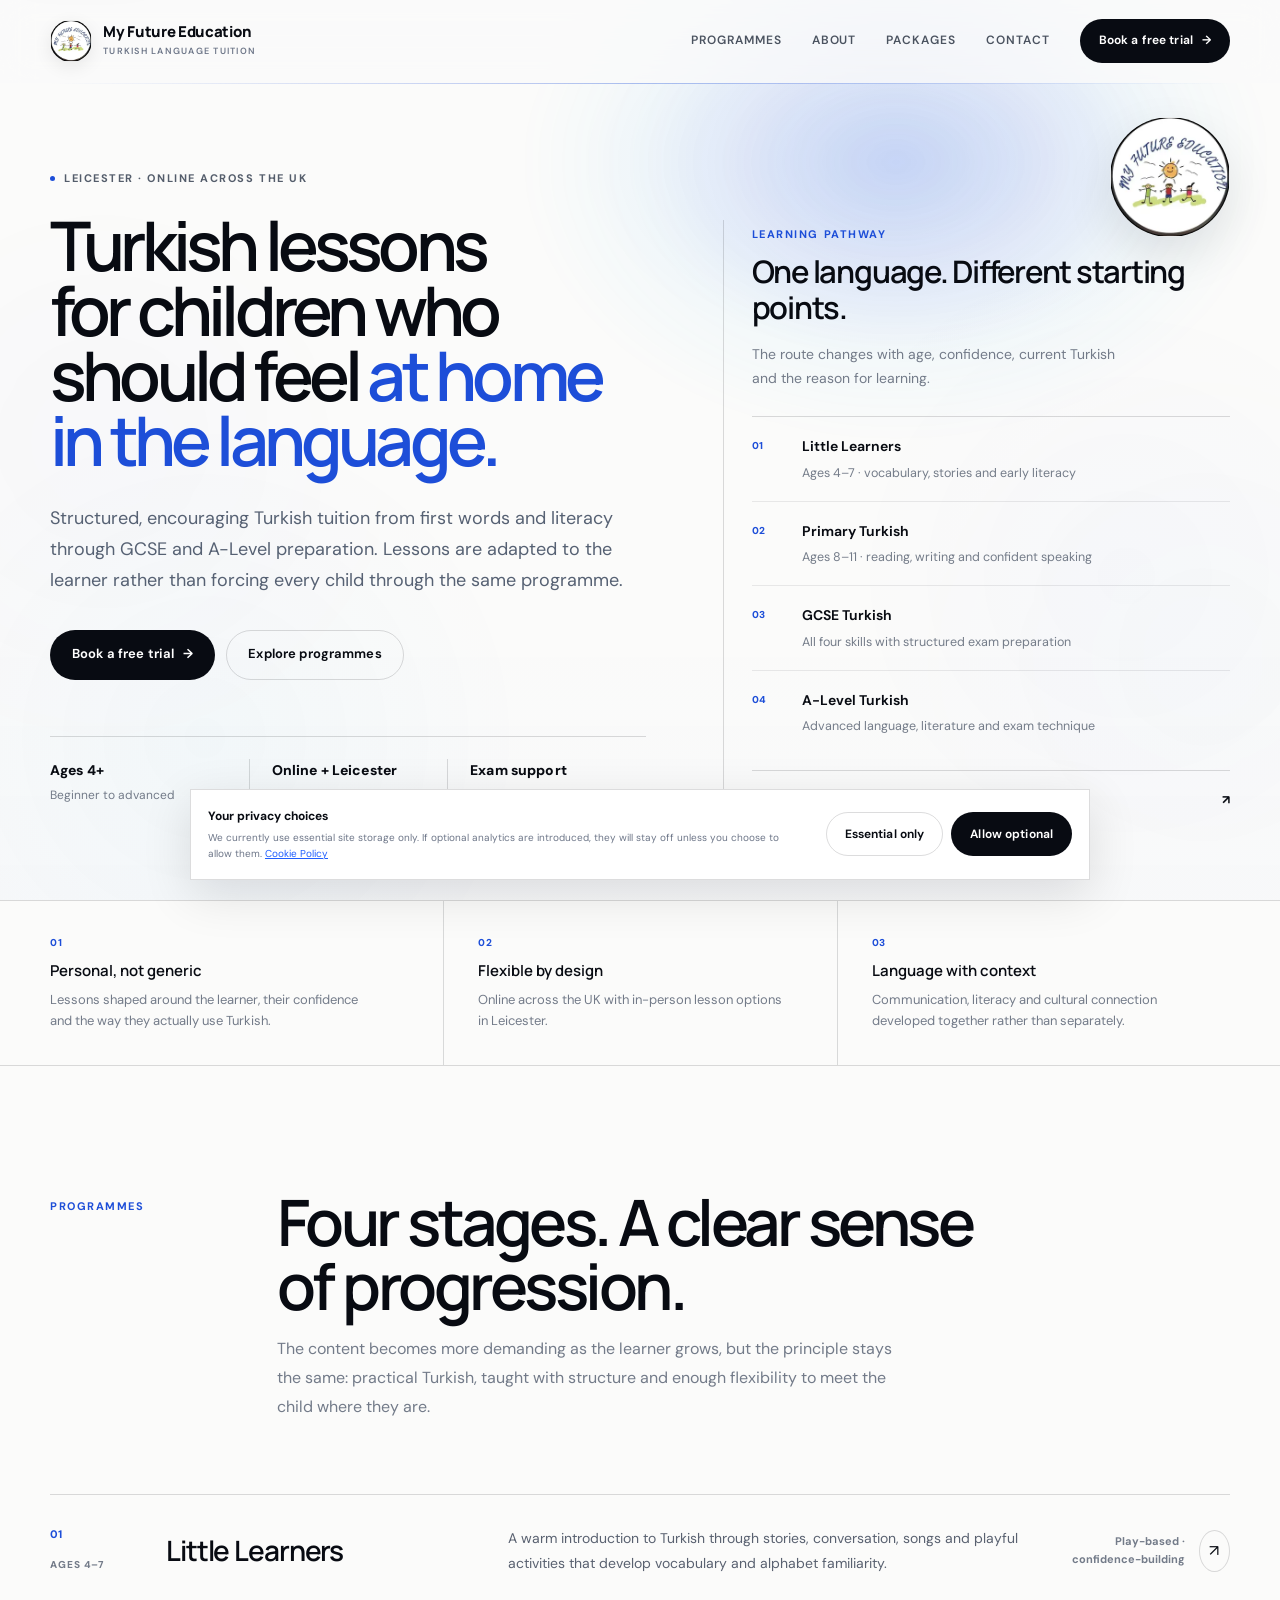
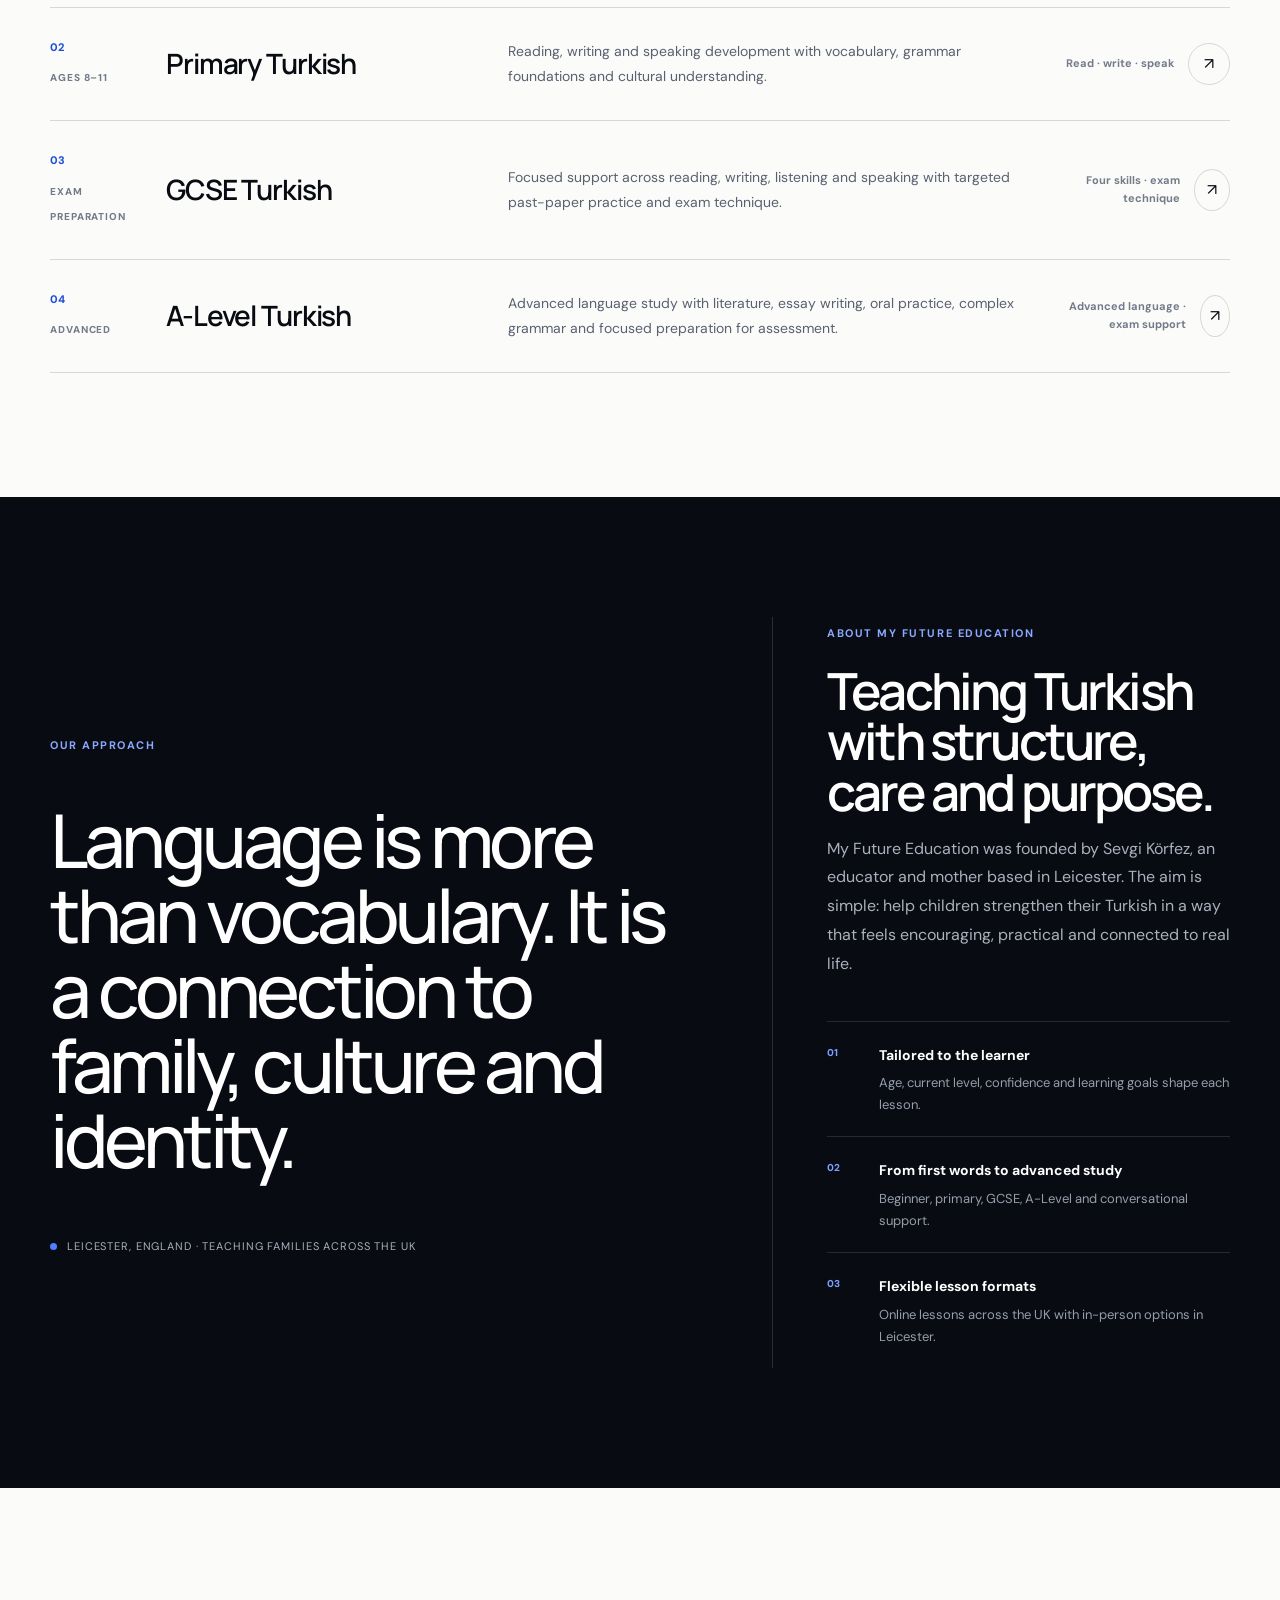
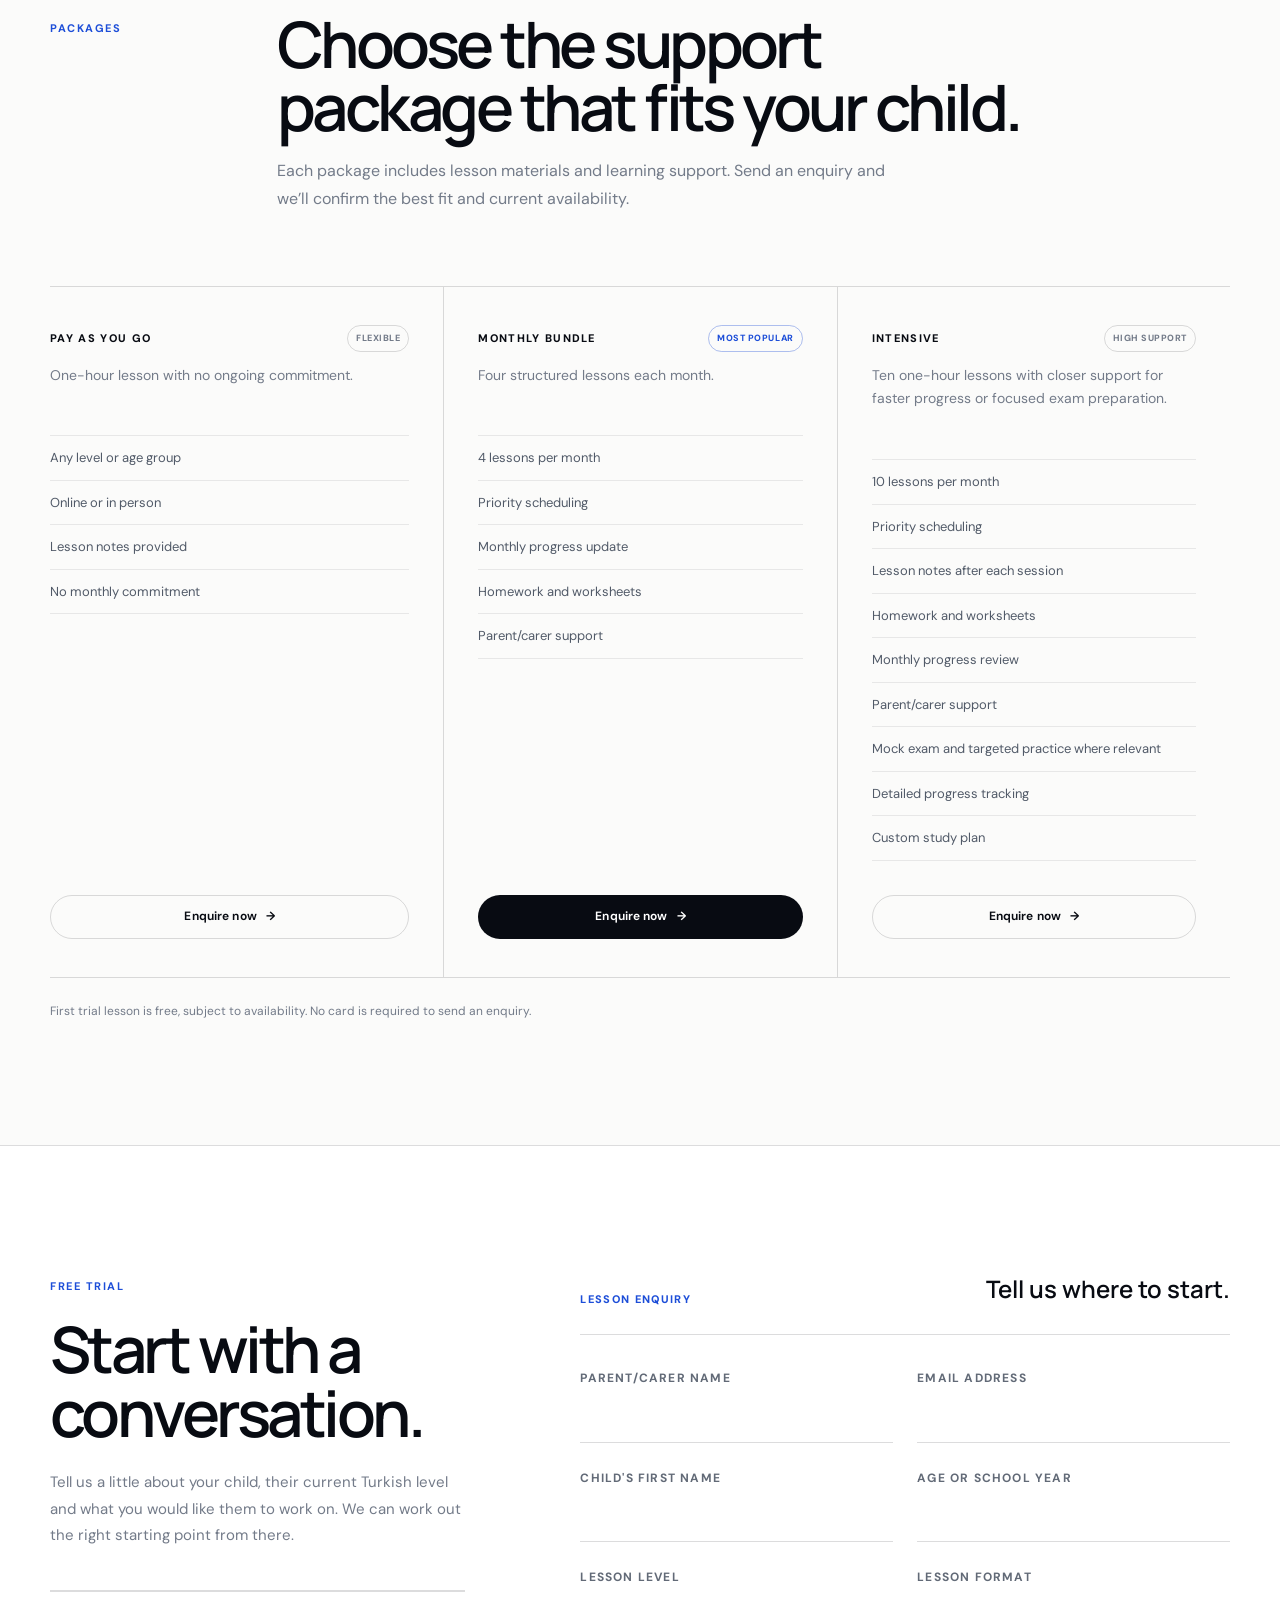
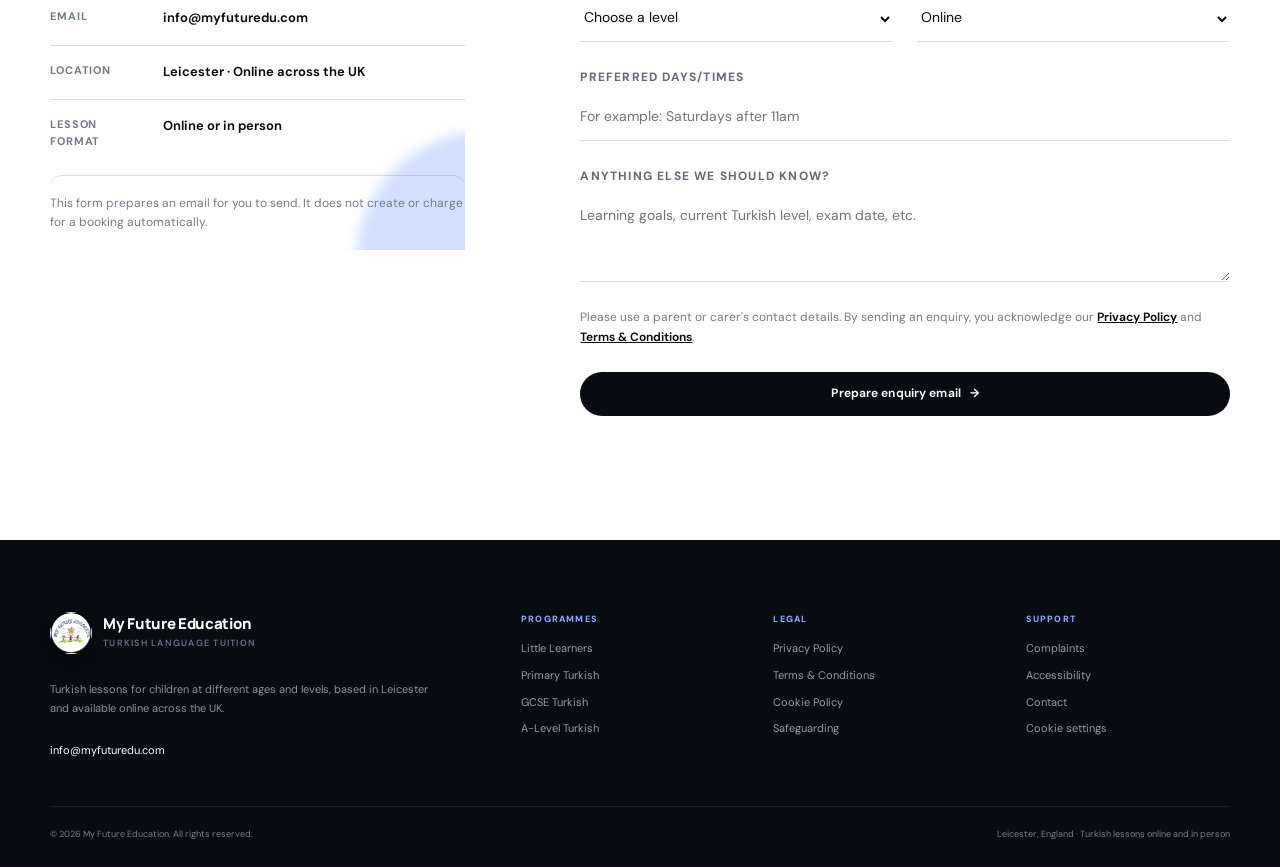
<file: index.html>
<!doctype html>
<html lang="en">
<head>
  <meta charset="utf-8">
  <meta name="viewport" content="width=device-width,initial-scale=1">
  <title>My Future Education | Turkish Lessons for Children</title>
  <meta name="description" content="Professional Turkish lessons for children in Leicester and online across the UK, from early learners through GCSE and A-Level preparation.">
  <link rel="canonical" href="https://myfuturedu.com/">
  <link rel="icon" href="/favicon.ico?v=20260831-4" sizes="any">
  <link rel="icon" type="image/png" sizes="32x32" href="/favicon-32.png?v=20260831-4">
  <link rel="stylesheet" href="site.css?v=20260831-5">
  <link rel="stylesheet" href="editorial.css?v=20260831-5">
  <link rel="stylesheet" href="motion-v2.css?v=20260831-5">
  <style>
    .pricing-grid .price-card li{padding-left:0!important;text-indent:0!important;list-style:none!important}
    .pricing-grid .price-card li::before,
    .pricing-grid .price-card li:before,
    .pricing-grid .price-card li::after,
    .pricing-grid .price-card li:after{content:none!important;display:none!important;width:0!important;height:0!important;margin:0!important}
  </style>
</head>
<body data-tone="paper">
<a class="skip-link" href="#main">Skip to content</a>
<div class="ambient-field" aria-hidden="true"></div>
<div class="scroll-progress" aria-hidden="true"></div>

<header class="site-header">
  <div class="container nav">
    <a class="brand" href="index.html" aria-label="My Future Education home">
      <span class="brand-mark" aria-hidden="true"><span class="brand-moon"></span></span>
      <span class="brand-copy"><strong>My Future Education</strong><span>Turkish language tuition</span></span>
    </a>
    <button class="menu-button" aria-expanded="false" aria-label="Open navigation"><span></span><span></span></button>
    <nav class="nav-links" aria-label="Main navigation">
      <a href="#courses">Programmes</a>
      <a href="#about">About</a>
      <a href="#pricing">Packages</a>
      <a href="#enquiry">Contact</a>
      <a class="button button-primary nav-cta" href="#enquiry">Book a free trial <span aria-hidden="true">→</span></a>
    </nav>
  </div>
</header>

<main id="main">
<section class="hero" data-tone-section="paper">
  <div class="container hero-grid">
    <div class="hero-copy" data-motion>
      <div class="eyebrow"><span class="eyebrow-dot"></span> Leicester · Online across the UK</div>
      <h1>Turkish lessons for children who should feel <span>at home in the language.</span></h1>
      <p class="hero-lead">Structured, encouraging Turkish tuition from first words and literacy through GCSE and A-Level preparation. Lessons are adapted to the learner rather than forcing every child through the same programme.</p>
      <div class="hero-actions">
        <a class="button button-primary button-large" href="#enquiry">Book a free trial <span aria-hidden="true">→</span></a>
        <a class="button button-ghost button-large" href="#courses">Explore programmes</a>
      </div>
      <div class="hero-facts" aria-label="Lesson information">
        <div><strong>Ages 4+</strong><span>Beginner to advanced</span></div>
        <div><strong>Online + Leicester</strong><span>Flexible lesson options</span></div>
        <div><strong>Exam support</strong><span>GCSE &amp; A-Level</span></div>
      </div>
    </div>

    <aside class="learning-card" aria-label="Learning pathway" data-motion data-delay="120">
      <div class="learning-card-top">
        <div><span class="mini-label">Learning pathway</span><h2>One language. Different starting points.</h2></div>
      </div>
      <p class="learning-intro">The route changes with age, confidence, current Turkish and the reason for learning.</p>
      <div class="pathway">
        <div class="path-step"><span class="step-number">01</span><div><strong>Little Learners</strong><span>Ages 4–7 · vocabulary, stories and early literacy</span></div></div>
        <div class="path-step"><span class="step-number">02</span><div><strong>Primary Turkish</strong><span>Ages 8–11 · reading, writing and confident speaking</span></div></div>
        <div class="path-step"><span class="step-number">03</span><div><strong>GCSE Turkish</strong><span>All four skills with structured exam preparation</span></div></div>
        <div class="path-step"><span class="step-number">04</span><div><strong>A-Level Turkish</strong><span>Advanced language, literature and exam technique</span></div></div>
      </div>
      <a class="learning-link" href="#enquiry">Find the right starting point <span aria-hidden="true">↗</span></a>
    </aside>
  </div>
</section>

<section class="trust-strip" aria-label="Why families choose My Future Education" data-tone-section="white">
  <div class="container trust-grid">
    <div data-motion><span class="trust-index">01</span><strong>Personal, not generic</strong><p>Lessons shaped around the learner, their confidence and the way they actually use Turkish.</p></div>
    <div data-motion data-delay="70"><span class="trust-index">02</span><strong>Flexible by design</strong><p>Online across the UK with in-person lesson options in Leicester.</p></div>
    <div data-motion data-delay="140"><span class="trust-index">03</span><strong>Language with context</strong><p>Communication, literacy and cultural connection developed together rather than separately.</p></div>
  </div>
</section>

<section class="section courses-section" id="courses" data-tone-section="ice">
  <div class="container">
    <div class="section-head" data-motion>
      <div class="section-kicker">Programmes</div>
      <div class="section-title-wrap"><h2>Four stages. A clear sense of progression.</h2><p>The content becomes more demanding as the learner grows, but the principle stays the same: practical Turkish, taught with structure and enough flexibility to meet the child where they are.</p></div>
    </div>

    <div class="course-grid">
      <article class="course-card" data-motion>
        <div class="course-card-top"><span class="course-number">01</span><span class="course-level">Ages 4–7</span></div>
        <h3>Little Learners</h3>
        <p>A warm introduction to Turkish through stories, conversation, songs and playful activities that develop vocabulary and alphabet familiarity.</p>
        <div class="course-footer"><span>Play-based · confidence-building</span><a href="#enquiry" aria-label="Enquire about Little Learners">↗</a></div>
      </article>
      <article class="course-card" data-motion data-delay="60">
        <div class="course-card-top"><span class="course-number">02</span><span class="course-level">Ages 8–11</span></div>
        <h3>Primary Turkish</h3>
        <p>Reading, writing and speaking development with vocabulary, grammar foundations and cultural understanding.</p>
        <div class="course-footer"><span>Read · write · speak</span><a href="#enquiry" aria-label="Enquire about Primary Turkish">↗</a></div>
      </article>
      <article class="course-card" data-motion data-delay="120">
        <div class="course-card-top"><span class="course-number">03</span><span class="course-level">Exam preparation</span></div>
        <h3>GCSE Turkish</h3>
        <p>Focused support across reading, writing, listening and speaking with targeted past-paper practice and exam technique.</p>
        <div class="course-footer"><span>Four skills · exam technique</span><a href="#enquiry" aria-label="Enquire about GCSE Turkish">↗</a></div>
      </article>
      <article class="course-card" data-motion data-delay="180">
        <div class="course-card-top"><span class="course-number">04</span><span class="course-level">Advanced</span></div>
        <h3>A-Level Turkish</h3>
        <p>Advanced language study with literature, essay writing, oral practice, complex grammar and focused preparation for assessment.</p>
        <div class="course-footer"><span>Advanced language · exam support</span><a href="#enquiry" aria-label="Enquire about A-Level Turkish">↗</a></div>
      </article>
    </div>
  </div>
</section>

<section class="about-section" id="about" data-tone-section="mist">
  <div class="container about-grid">
    <div class="about-statement" data-motion>
      <span class="section-kicker light">Our approach</span>
      <blockquote>Language is more than vocabulary. It is a connection to family, culture and identity.</blockquote>
      <div class="about-location"><span></span> Leicester, England · teaching families across the UK</div>
    </div>
    <div class="about-copy" data-motion data-delay="100">
      <span class="section-kicker">About My Future Education</span>
      <h2>Teaching Turkish with structure, care and purpose.</h2>
      <p>My Future Education was founded by Sevgi Körfez, an educator and mother based in Leicester. The aim is simple: help children strengthen their Turkish in a way that feels encouraging, practical and connected to real life.</p>
      <div class="feature-list">
        <div class="feature-row"><span class="feature-icon">01</span><div><strong>Tailored to the learner</strong><p>Age, current level, confidence and learning goals shape each lesson.</p></div></div>
        <div class="feature-row"><span class="feature-icon">02</span><div><strong>From first words to advanced study</strong><p>Beginner, primary, GCSE, A-Level and conversational support.</p></div></div>
        <div class="feature-row"><span class="feature-icon">03</span><div><strong>Flexible lesson formats</strong><p>Online lessons across the UK with in-person options in Leicester.</p></div></div>
      </div>
    </div>
  </div>
</section>

<section class="section pricing-section" id="pricing" data-tone-section="paper">
  <div class="container">
    <div class="section-head" data-motion>
      <div class="section-kicker">Packages</div>
      <div class="section-title-wrap"><h2>Choose the support package that fits your child.</h2><p>Each package includes lesson materials and learning support. Send an enquiry and we’ll confirm the best fit and current availability.</p></div>
    </div>
    <div class="pricing-grid">
      <article class="price-card" data-motion>
        <div class="price-head"><span class="price-tier">Pay as you go</span><span class="price-badge">Flexible</span></div>
        <p>One-hour lesson with no ongoing commitment.</p>
        <ul><li>Any level or age group</li><li>Online or in person</li><li>Lesson notes provided</li><li>No monthly commitment</li></ul>
        <a class="button button-outline" href="#enquiry">Enquire now <span aria-hidden="true">→</span></a>
      </article>
      <article class="price-card featured" data-motion data-delay="80">
        <div class="price-head"><span class="price-tier">Monthly bundle</span><span class="price-badge popular">Most popular</span></div>
        <p>Four structured lessons each month.</p>
        <ul><li>4 lessons per month</li><li>Priority scheduling</li><li>Monthly progress update</li><li>Homework and worksheets</li><li>Parent/carer support</li></ul>
        <a class="button button-primary" href="#enquiry">Enquire now <span aria-hidden="true">→</span></a>
      </article>
      <article class="price-card" data-motion data-delay="160">
        <div class="price-head"><span class="price-tier">Intensive</span><span class="price-badge">High support</span></div>
        <p>Ten one-hour lessons with closer support for faster progress or focused exam preparation.</p>
        <ul><li>10 lessons per month</li><li>Priority scheduling</li><li>Lesson notes after each session</li><li>Homework and worksheets</li><li>Monthly progress review</li><li>Parent/carer support</li><li>Mock exam and targeted practice where relevant</li><li>Detailed progress tracking</li><li>Custom study plan</li></ul>
        <a class="button button-outline" href="#enquiry">Enquire now <span aria-hidden="true">→</span></a>
      </article>
    </div>
    <p class="trial-note" data-motion>First trial lesson is free, subject to availability. No card is required to send an enquiry.</p>
  </div>
</section>

<section class="section enquiry-section" id="enquiry" data-tone-section="white">
  <div class="container enquiry-shell">
    <div class="contact-card" data-motion>
      <span class="section-kicker light">Free trial</span>
      <h2>Start with a conversation.</h2>
      <p>Tell us a little about your child, their current Turkish level and what you would like them to work on. We can work out the right starting point from there.</p>
      <div class="contact-list">
        <div><span>Email</span><a href="mailto:info@myfuturedu.com">info@myfuturedu.com</a></div>
        <div><span>Location</span><strong>Leicester · Online across the UK</strong></div>
        <div><span>Lesson format</span><strong>Online or in person</strong></div>
      </div>
      <div class="contact-note">This form prepares an email for you to send. It does not create or charge for a booking automatically.</div>
    </div>
    <form class="form-card" id="lesson-enquiry" data-motion data-delay="110">
      <div class="form-intro"><span>Lesson enquiry</span><strong>Tell us where to start.</strong></div>
      <div class="form-grid">
        <div class="field"><label for="parent">Parent/carer name</label><input id="parent" name="parent" required autocomplete="name"></div>
        <div class="field"><label for="email">Email address</label><input id="email" name="email" required type="email" autocomplete="email"></div>
        <div class="field"><label for="child">Child's first name</label><input id="child" name="child" required></div>
        <div class="field"><label for="age">Age or school year</label><input id="age" name="age" required></div>
        <div class="field"><label for="level">Lesson level</label><select id="level" name="level" required><option value="">Choose a level</option><option>Little Learners (4–7)</option><option>Primary Turkish (8–11)</option><option>GCSE Turkish</option><option>A-Level Turkish</option><option>Conversational Turkish</option><option>Not sure yet</option></select></div>
        <div class="field"><label for="format">Lesson format</label><select id="format" name="format" required><option>Online</option><option>In person in Leicester</option><option>Either</option></select></div>
        <div class="field full"><label for="timing">Preferred days/times</label><input id="timing" name="timing" placeholder="For example: Saturdays after 11am"></div>
        <div class="field full"><label for="message">Anything else we should know?</label><textarea id="message" name="message" placeholder="Learning goals, current Turkish level, exam date, etc."></textarea></div>
      </div>
      <p class="form-consent">Please use a parent or carer's contact details. By sending an enquiry, you acknowledge our <a href="privacy.html">Privacy Policy</a> and <a href="terms.html">Terms &amp; Conditions</a>.</p>
      <button class="button button-primary button-submit" type="submit">Prepare enquiry email <span aria-hidden="true">→</span></button>
      <p class="form-status" aria-live="polite"></p>
    </form>
  </div>
</section>
</main>

<footer class="site-footer">
  <div class="container">
    <div class="footer-top">
      <div class="footer-brand"><a class="brand" href="index.html"><span class="brand-mark" aria-hidden="true"><span class="brand-moon"></span></span><span class="brand-copy"><strong>My Future Education</strong><span>Turkish language tuition</span></span></a><p>Turkish lessons for children at different ages and levels, based in Leicester and available online across the UK.</p><a class="footer-email" href="mailto:info@myfuturedu.com">info@myfuturedu.com</a></div>
      <div><div class="footer-heading">Programmes</div><div class="footer-links"><a href="#courses">Little Learners</a><a href="#courses">Primary Turkish</a><a href="#courses">GCSE Turkish</a><a href="#courses">A-Level Turkish</a></div></div>
      <div><div class="footer-heading">Legal</div><div class="footer-links"><a href="privacy.html">Privacy Policy</a><a href="terms.html">Terms &amp; Conditions</a><a href="cookies.html">Cookie Policy</a><a href="safeguarding.html">Safeguarding</a></div></div>
      <div><div class="footer-heading">Support</div><div class="footer-links"><a href="complaints.html">Complaints</a><a href="accessibility.html">Accessibility</a><a href="#enquiry">Contact</a><a href="#" data-cookie-settings>Cookie settings</a></div></div>
    </div>
    <div class="footer-bottom"><span>© <span data-year></span> My Future Education. All rights reserved.</span><span>Leicester, England · Turkish lessons online and in person</span></div>
  </div>
</footer>

<div class="cookie-banner" role="dialog" aria-label="Cookie choices">
  <div class="cookie-inner"><div class="cookie-copy"><strong>Your privacy choices</strong><span>We currently use essential site storage only. If optional analytics are introduced, they will stay off unless you choose to allow them. <a href="cookies.html">Cookie Policy</a></span></div><div class="cookie-actions"><button class="button button-outline button-small" data-cookie-choice="essential">Essential only</button><button class="button button-primary button-small" data-cookie-choice="optional">Allow optional</button></div></div>
</div>
<script src="site.js"></script>
<script src="experience.js"></script>
</body>
</html>
</file>
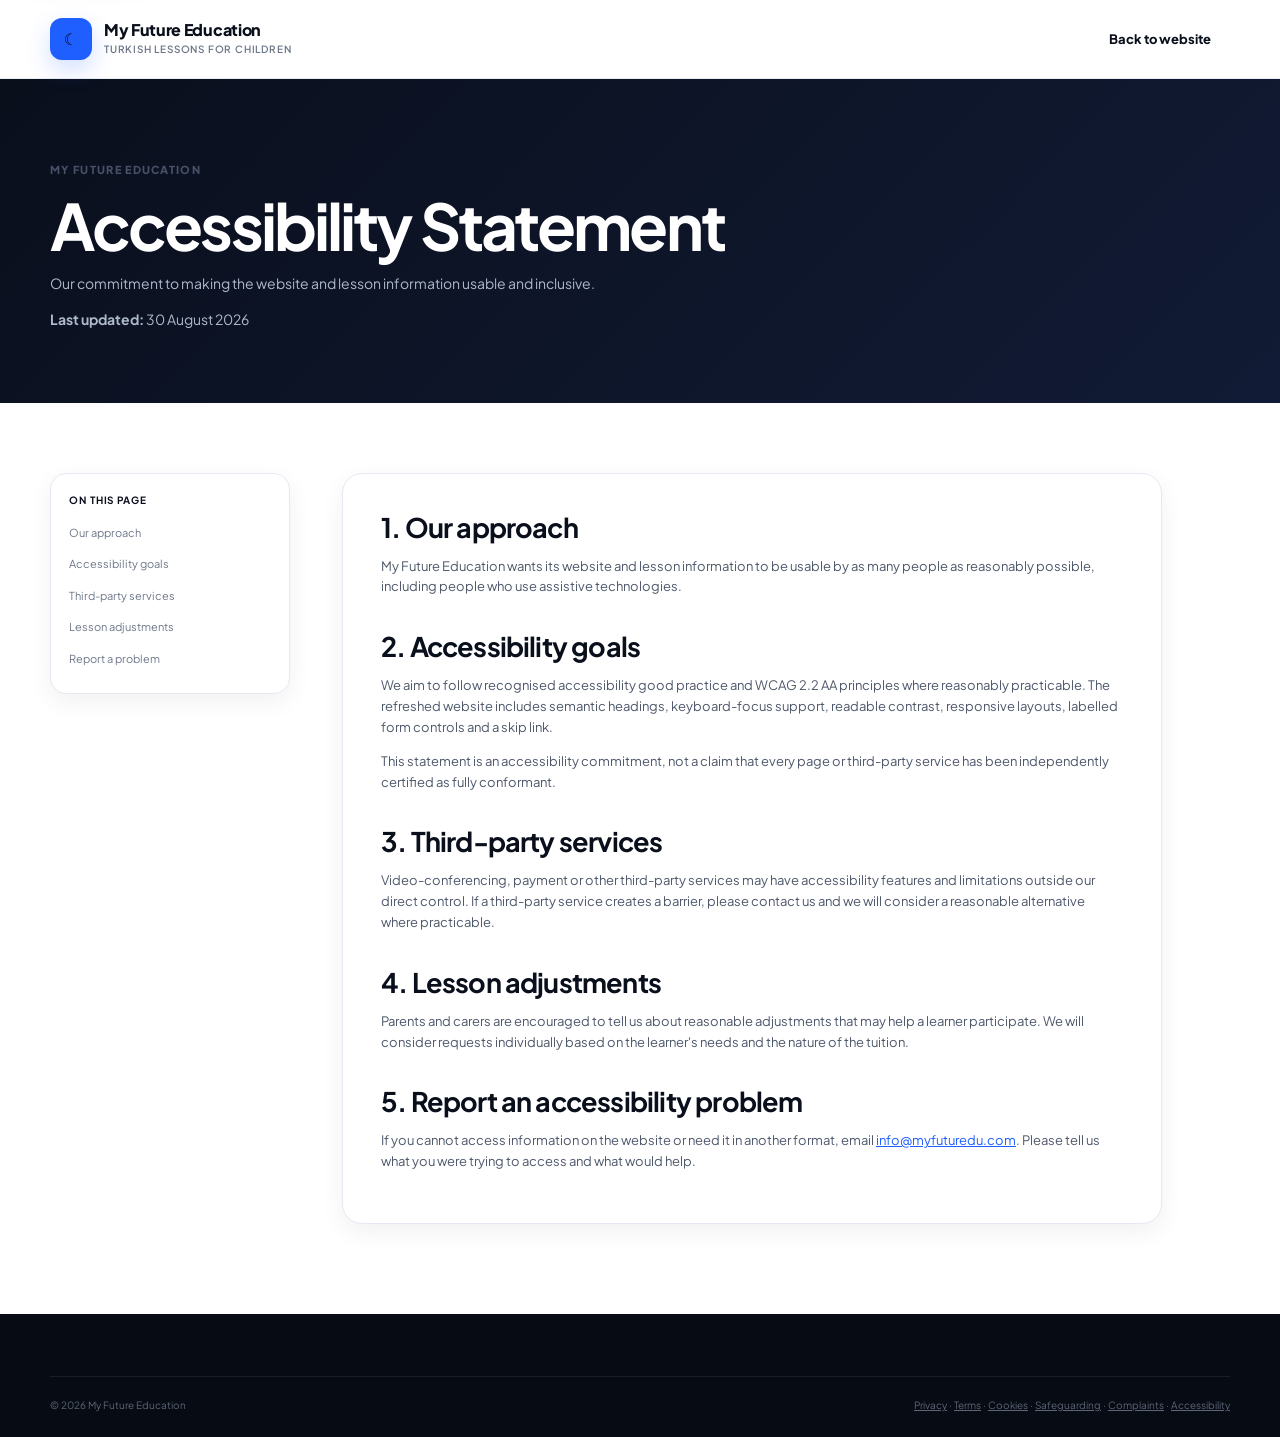
<file: accessibility.html>
<!doctype html><html lang="en"><head><meta charset="utf-8"><meta name="viewport" content="width=device-width,initial-scale=1"><title>Accessibility Statement | My Future Education</title><meta name="robots" content="index,follow"><link rel="stylesheet" href="site.css"></head><body><a class="skip-link" href="#main">Skip to content</a><header class="site-header"><div class="container nav"><a class="brand" href="index.html"><span class="brand-mark" aria-hidden="true">☾</span><span class="brand-copy"><strong>My Future Education</strong><span>Turkish lessons for children</span></span></a><a class="button button-secondary" href="index.html">Back to website</a></div></header><main id="main"><section class="legal-hero"><div class="container"><div class="eyebrow">My Future Education</div><h1>Accessibility Statement</h1><p>Our commitment to making the website and lesson information usable and inclusive.</p><p><strong>Last updated:</strong> 30 August 2026</p></div></section><div class="container legal-layout"><aside class="legal-nav"><strong>On this page</strong><a href="#commitment">Our approach</a><a href="#standards">Accessibility goals</a><a href="#third-party">Third-party services</a><a href="#adjustments">Lesson adjustments</a><a href="#contact">Report a problem</a></aside><article class="legal-content"><h2 id="commitment">1. Our approach</h2><p>My Future Education wants its website and lesson information to be usable by as many people as reasonably possible, including people who use assistive technologies.</p><h2 id="standards">2. Accessibility goals</h2><p>We aim to follow recognised accessibility good practice and WCAG 2.2 AA principles where reasonably practicable. The refreshed website includes semantic headings, keyboard-focus support, readable contrast, responsive layouts, labelled form controls and a skip link.</p><p>This statement is an accessibility commitment, not a claim that every page or third-party service has been independently certified as fully conformant.</p><h2 id="third-party">3. Third-party services</h2><p>Video-conferencing, payment or other third-party services may have accessibility features and limitations outside our direct control. If a third-party service creates a barrier, please contact us and we will consider a reasonable alternative where practicable.</p><h2 id="adjustments">4. Lesson adjustments</h2><p>Parents and carers are encouraged to tell us about reasonable adjustments that may help a learner participate. We will consider requests individually based on the learner's needs and the nature of the tuition.</p><h2 id="contact">5. Report an accessibility problem</h2><p>If you cannot access information on the website or need it in another format, email <a href="mailto:info@myfuturedu.com">info@myfuturedu.com</a>. Please tell us what you were trying to access and what would help.</p></article></div></main><footer class="site-footer"><div class="container"><div class="footer-bottom" style="margin-top:0"><span>© <span data-year></span> My Future Education</span><span><a href="privacy.html">Privacy</a> · <a href="terms.html">Terms</a> · <a href="cookies.html">Cookies</a> · <a href="safeguarding.html">Safeguarding</a> · <a href="complaints.html">Complaints</a> · <a href="accessibility.html">Accessibility</a></span></div></div></footer><script src="site.js"></script></body></html>
</file>
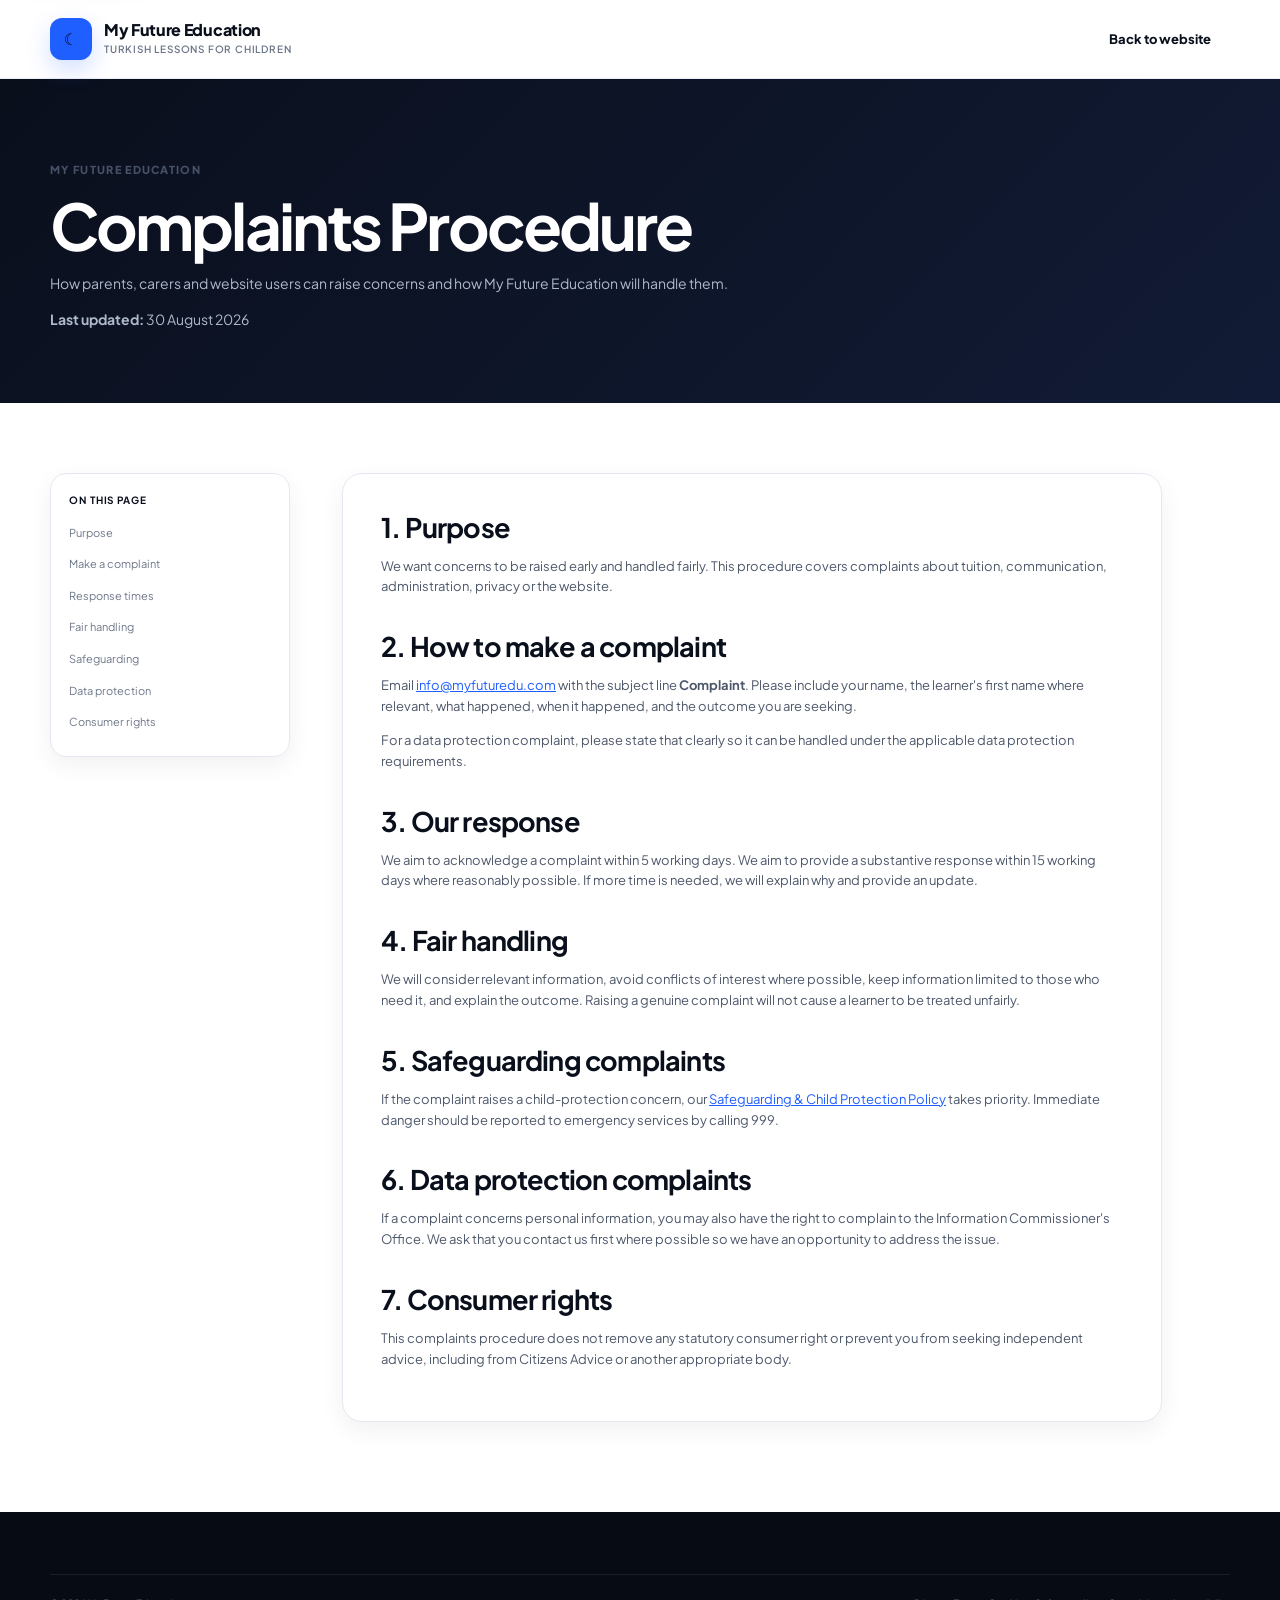
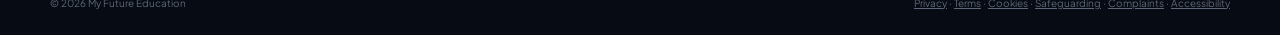
<file: complaints.html>
<!doctype html><html lang="en"><head><meta charset="utf-8"><meta name="viewport" content="width=device-width,initial-scale=1"><title>Complaints Procedure | My Future Education</title><meta name="robots" content="index,follow"><link rel="stylesheet" href="site.css"></head><body><a class="skip-link" href="#main">Skip to content</a><header class="site-header"><div class="container nav"><a class="brand" href="index.html"><span class="brand-mark" aria-hidden="true">☾</span><span class="brand-copy"><strong>My Future Education</strong><span>Turkish lessons for children</span></span></a><a class="button button-secondary" href="index.html">Back to website</a></div></header><main id="main"><section class="legal-hero"><div class="container"><div class="eyebrow">My Future Education</div><h1>Complaints Procedure</h1><p>How parents, carers and website users can raise concerns and how My Future Education will handle them.</p><p><strong>Last updated:</strong> 30 August 2026</p></div></section><div class="container legal-layout"><aside class="legal-nav"><strong>On this page</strong><a href="#purpose">Purpose</a><a href="#raise">Make a complaint</a><a href="#response">Response times</a><a href="#fairness">Fair handling</a><a href="#safeguarding">Safeguarding</a><a href="#privacy">Data protection</a><a href="#consumer">Consumer rights</a></aside><article class="legal-content"><h2 id="purpose">1. Purpose</h2><p>We want concerns to be raised early and handled fairly. This procedure covers complaints about tuition, communication, administration, privacy or the website.</p><h2 id="raise">2. How to make a complaint</h2><p>Email <a href="mailto:info@myfuturedu.com">info@myfuturedu.com</a> with the subject line <strong>Complaint</strong>. Please include your name, the learner's first name where relevant, what happened, when it happened, and the outcome you are seeking.</p><p>For a data protection complaint, please state that clearly so it can be handled under the applicable data protection requirements.</p><h2 id="response">3. Our response</h2><p>We aim to acknowledge a complaint within 5 working days. We aim to provide a substantive response within 15 working days where reasonably possible. If more time is needed, we will explain why and provide an update.</p><h2 id="fairness">4. Fair handling</h2><p>We will consider relevant information, avoid conflicts of interest where possible, keep information limited to those who need it, and explain the outcome. Raising a genuine complaint will not cause a learner to be treated unfairly.</p><h2 id="safeguarding">5. Safeguarding complaints</h2><p>If the complaint raises a child-protection concern, our <a href="safeguarding.html">Safeguarding &amp; Child Protection Policy</a> takes priority. Immediate danger should be reported to emergency services by calling 999.</p><h2 id="privacy">6. Data protection complaints</h2><p>If a complaint concerns personal information, you may also have the right to complain to the Information Commissioner's Office. We ask that you contact us first where possible so we have an opportunity to address the issue.</p><h2 id="consumer">7. Consumer rights</h2><p>This complaints procedure does not remove any statutory consumer right or prevent you from seeking independent advice, including from Citizens Advice or another appropriate body.</p></article></div></main><footer class="site-footer"><div class="container"><div class="footer-bottom" style="margin-top:0"><span>© <span data-year></span> My Future Education</span><span><a href="privacy.html">Privacy</a> · <a href="terms.html">Terms</a> · <a href="cookies.html">Cookies</a> · <a href="safeguarding.html">Safeguarding</a> · <a href="complaints.html">Complaints</a> · <a href="accessibility.html">Accessibility</a></span></div></div></footer><script src="site.js"></script></body></html>
</file>
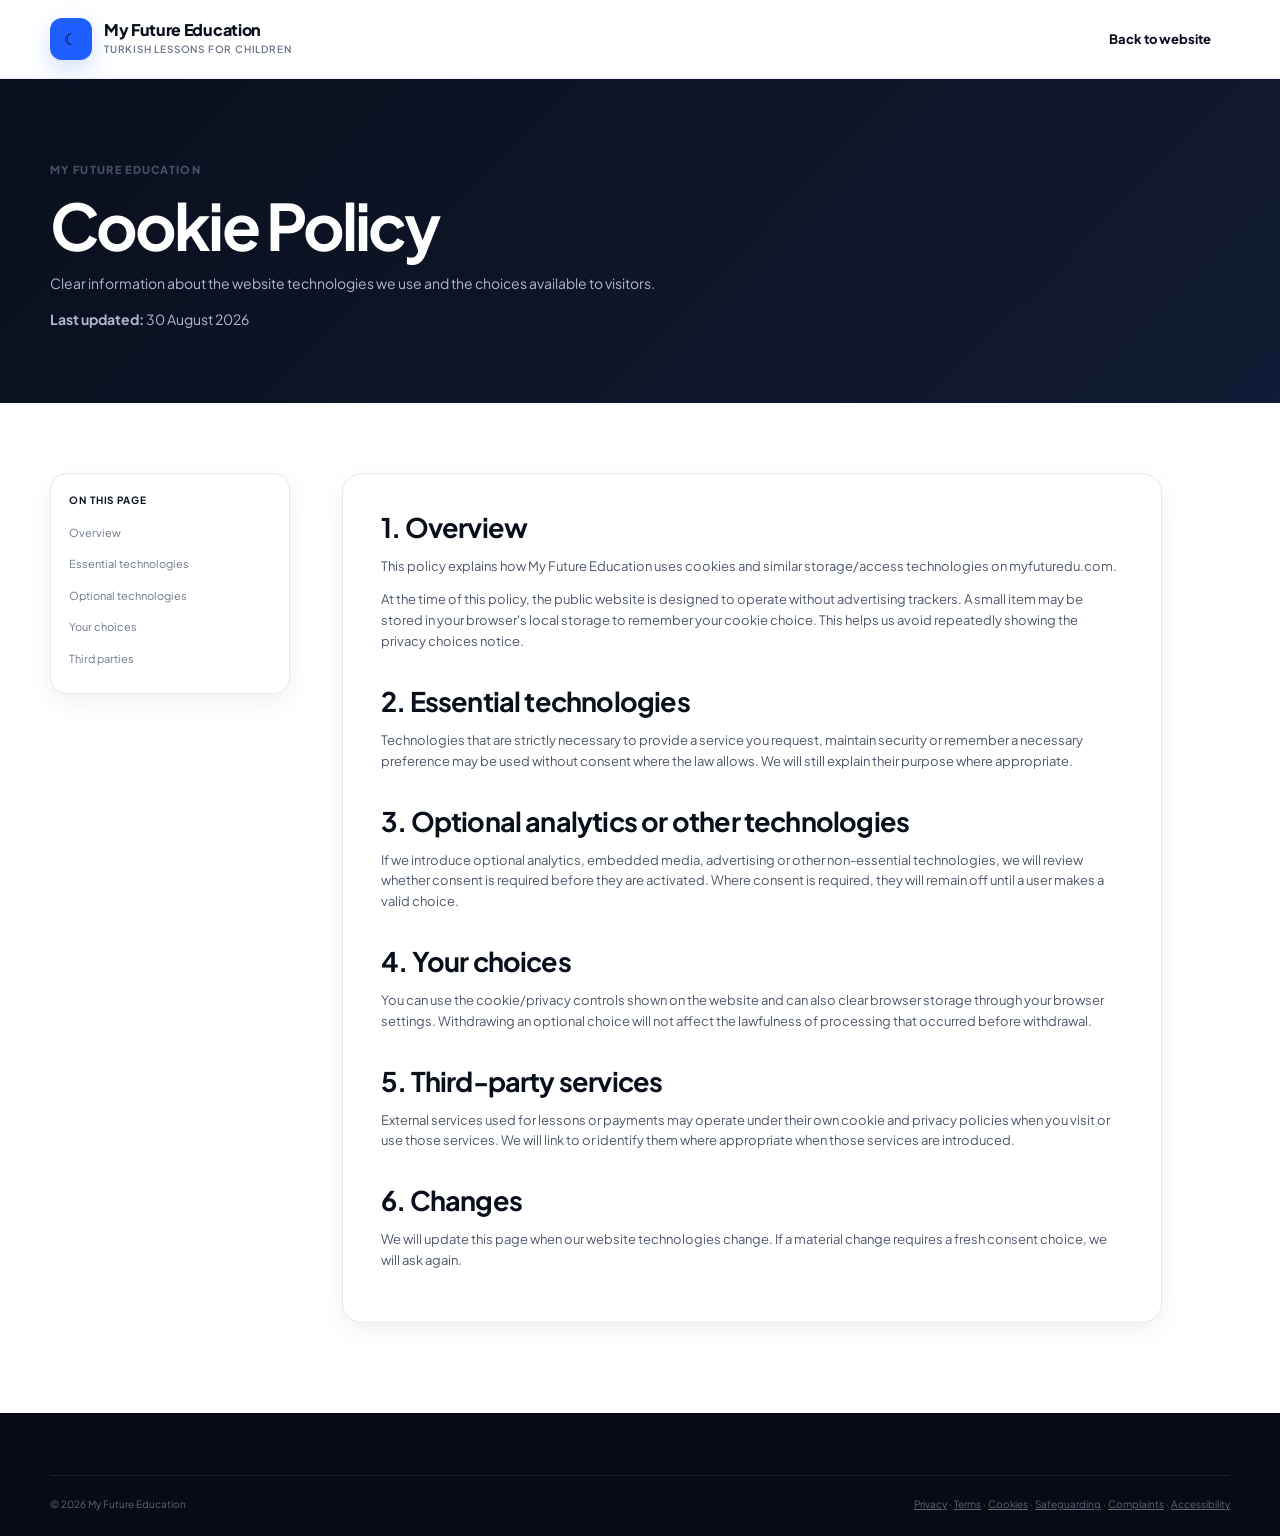
<file: cookies.html>
<!doctype html><html lang="en"><head><meta charset="utf-8"><meta name="viewport" content="width=device-width,initial-scale=1"><title>Cookie Policy | My Future Education</title><meta name="robots" content="index,follow"><link rel="stylesheet" href="site.css"></head><body><a class="skip-link" href="#main">Skip to content</a><header class="site-header"><div class="container nav"><a class="brand" href="index.html"><span class="brand-mark" aria-hidden="true">☾</span><span class="brand-copy"><strong>My Future Education</strong><span>Turkish lessons for children</span></span></a><a class="button button-secondary" href="index.html">Back to website</a></div></header><main id="main"><section class="legal-hero"><div class="container"><div class="eyebrow">My Future Education</div><h1>Cookie Policy</h1><p>Clear information about the website technologies we use and the choices available to visitors.</p><p><strong>Last updated:</strong> 30 August 2026</p></div></section><div class="container legal-layout"><aside class="legal-nav"><strong>On this page</strong><a href="#overview">Overview</a><a href="#essential">Essential technologies</a><a href="#optional">Optional technologies</a><a href="#choices">Your choices</a><a href="#third-parties">Third parties</a></aside><article class="legal-content"><h2 id="overview">1. Overview</h2><p>This policy explains how My Future Education uses cookies and similar storage/access technologies on myfuturedu.com.</p><p>At the time of this policy, the public website is designed to operate without advertising trackers. A small item may be stored in your browser's local storage to remember your cookie choice. This helps us avoid repeatedly showing the privacy choices notice.</p><h2 id="essential">2. Essential technologies</h2><p>Technologies that are strictly necessary to provide a service you request, maintain security or remember a necessary preference may be used without consent where the law allows. We will still explain their purpose where appropriate.</p><h2 id="optional">3. Optional analytics or other technologies</h2><p>If we introduce optional analytics, embedded media, advertising or other non-essential technologies, we will review whether consent is required before they are activated. Where consent is required, they will remain off until a user makes a valid choice.</p><h2 id="choices">4. Your choices</h2><p>You can use the cookie/privacy controls shown on the website and can also clear browser storage through your browser settings. Withdrawing an optional choice will not affect the lawfulness of processing that occurred before withdrawal.</p><h2 id="third-parties">5. Third-party services</h2><p>External services used for lessons or payments may operate under their own cookie and privacy policies when you visit or use those services. We will link to or identify them where appropriate when those services are introduced.</p><h2 id="changes">6. Changes</h2><p>We will update this page when our website technologies change. If a material change requires a fresh consent choice, we will ask again.</p></article></div></main><footer class="site-footer"><div class="container"><div class="footer-bottom" style="margin-top:0"><span>© <span data-year></span> My Future Education</span><span><a href="privacy.html">Privacy</a> · <a href="terms.html">Terms</a> · <a href="cookies.html">Cookies</a> · <a href="safeguarding.html">Safeguarding</a> · <a href="complaints.html">Complaints</a> · <a href="accessibility.html">Accessibility</a></span></div></div></footer><script src="site.js"></script></body></html>
</file>
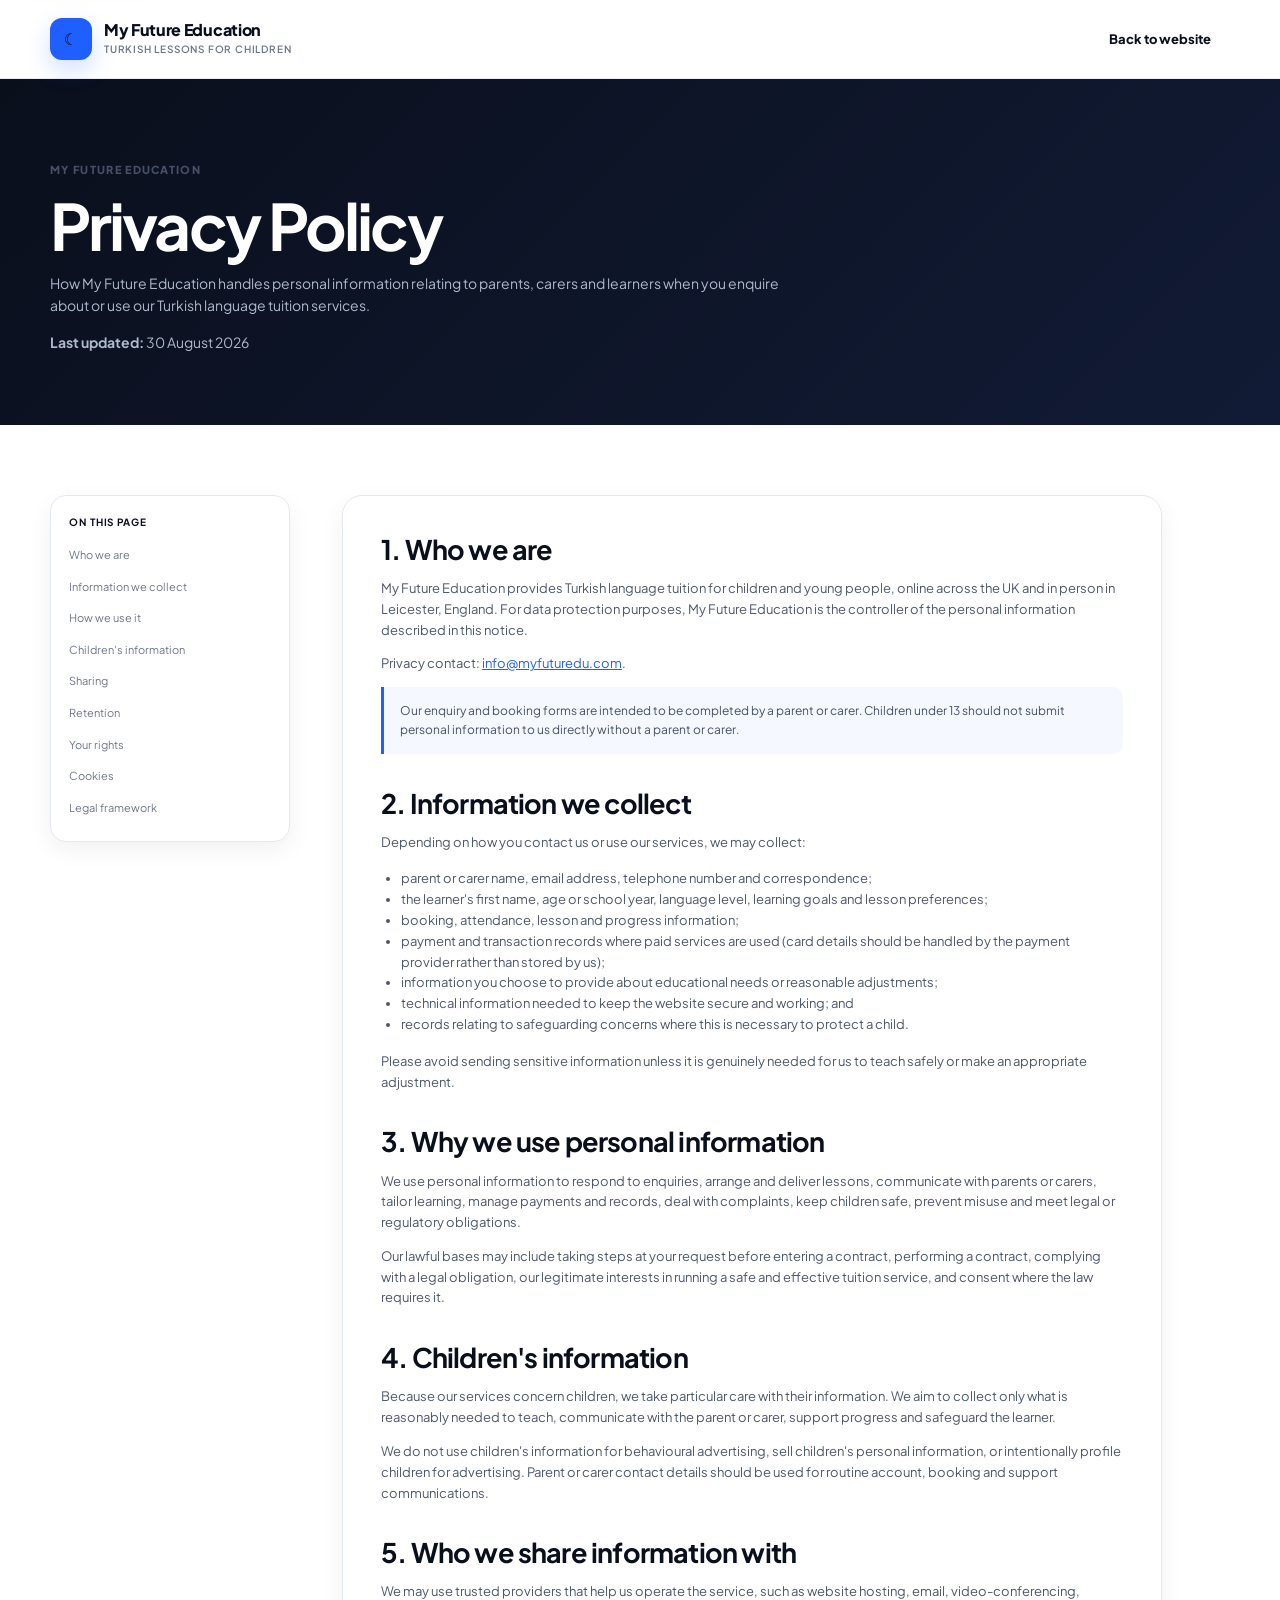
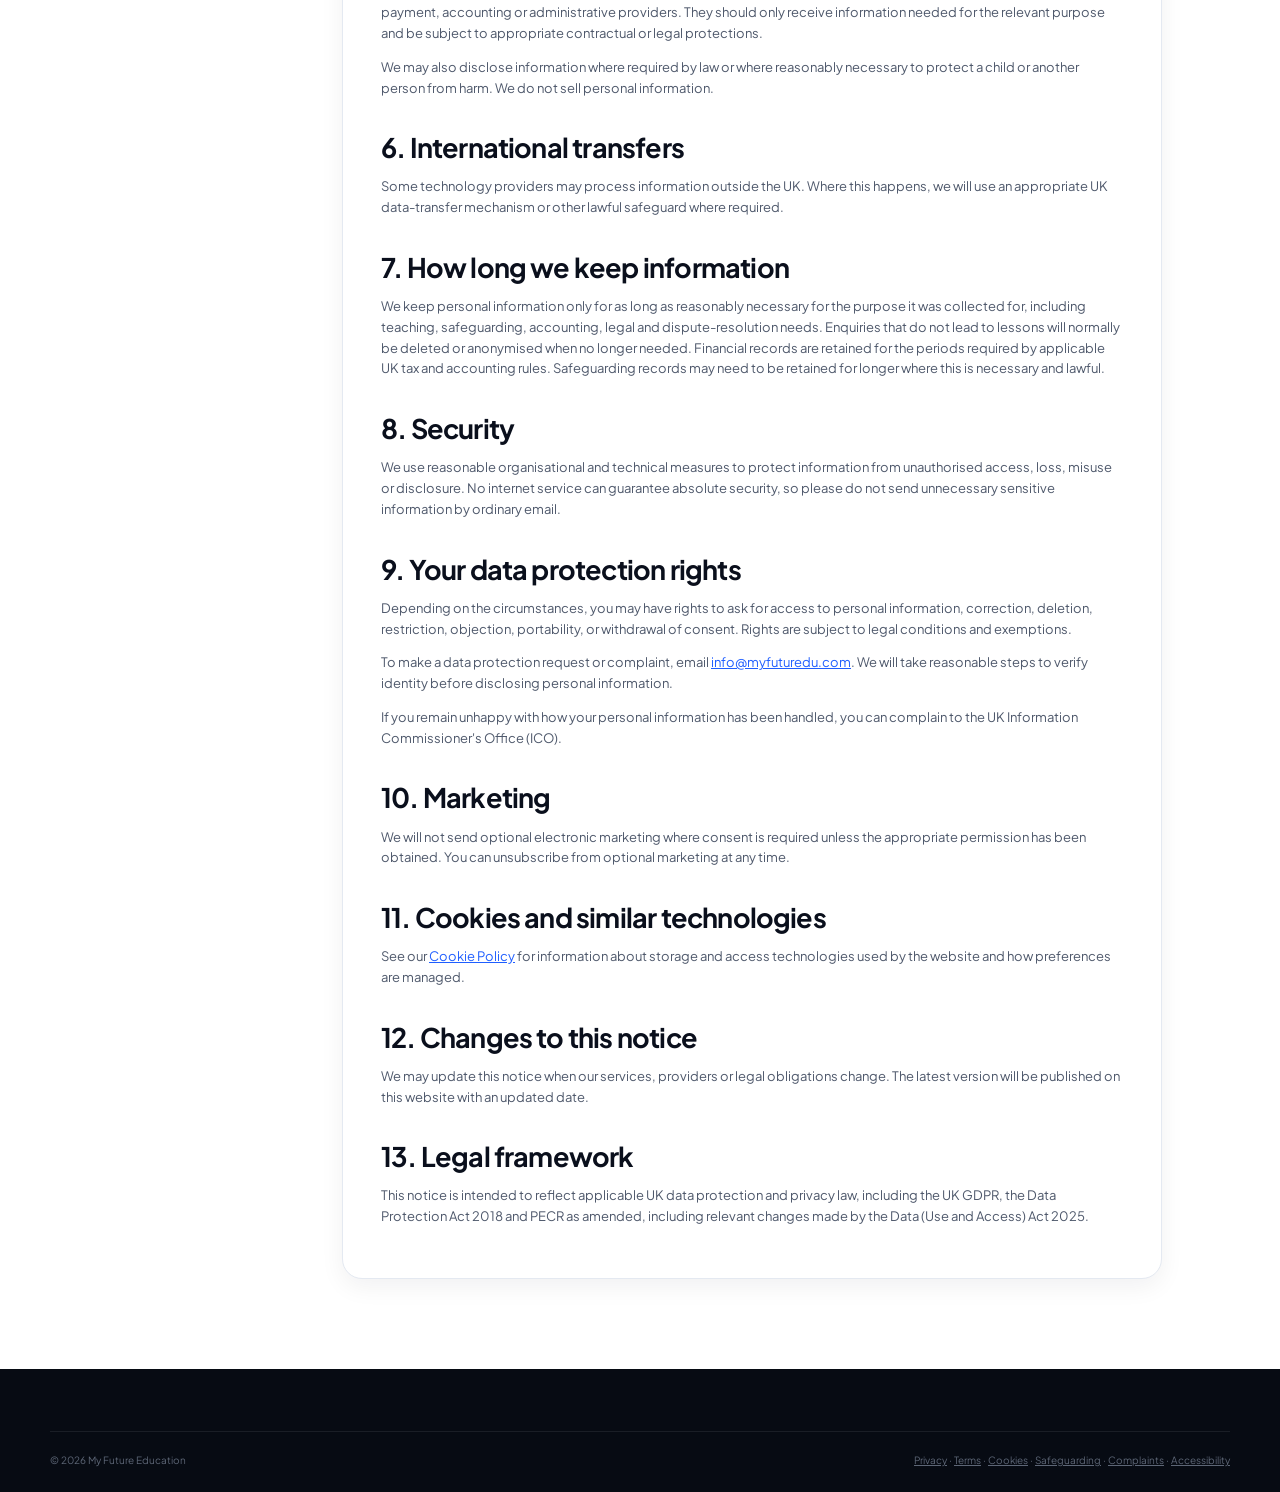
<file: privacy.html>
<!doctype html>
<html lang="en">
<head><meta charset="utf-8"><meta name="viewport" content="width=device-width,initial-scale=1"><title>Privacy Policy | My Future Education</title><meta name="robots" content="index,follow"><link rel="stylesheet" href="site.css"></head>
<body>
<a class="skip-link" href="#main">Skip to content</a>
<header class="site-header"><div class="container nav"><a class="brand" href="index.html"><span class="brand-mark" aria-hidden="true">☾</span><span class="brand-copy"><strong>My Future Education</strong><span>Turkish lessons for children</span></span></a><a class="button button-secondary" href="index.html">Back to website</a></div></header>
<main id="main">
<section class="legal-hero"><div class="container"><div class="eyebrow">My Future Education</div><h1>Privacy Policy</h1><p>How My Future Education handles personal information relating to parents, carers and learners when you enquire about or use our Turkish language tuition services.</p><p><strong>Last updated:</strong> 30 August 2026</p></div></section>
<div class="container legal-layout"><aside class="legal-nav"><strong>On this page</strong><a href="#who-we-are">Who we are</a><a href="#information">Information we collect</a><a href="#purposes">How we use it</a><a href="#children">Children's information</a><a href="#sharing">Sharing</a><a href="#retention">Retention</a><a href="#rights">Your rights</a><a href="#cookies">Cookies</a><a href="#law">Legal framework</a></aside>
<article class="legal-content">
<h2 id="who-we-are">1. Who we are</h2><p>My Future Education provides Turkish language tuition for children and young people, online across the UK and in person in Leicester, England. For data protection purposes, My Future Education is the controller of the personal information described in this notice.</p><p>Privacy contact: <a href="mailto:info@myfuturedu.com">info@myfuturedu.com</a>.</p><div class="legal-note">Our enquiry and booking forms are intended to be completed by a parent or carer. Children under 13 should not submit personal information to us directly without a parent or carer.</div>
<h2 id="information">2. Information we collect</h2><p>Depending on how you contact us or use our services, we may collect:</p><ul><li>parent or carer name, email address, telephone number and correspondence;</li><li>the learner's first name, age or school year, language level, learning goals and lesson preferences;</li><li>booking, attendance, lesson and progress information;</li><li>payment and transaction records where paid services are used (card details should be handled by the payment provider rather than stored by us);</li><li>information you choose to provide about educational needs or reasonable adjustments;</li><li>technical information needed to keep the website secure and working; and</li><li>records relating to safeguarding concerns where this is necessary to protect a child.</li></ul><p>Please avoid sending sensitive information unless it is genuinely needed for us to teach safely or make an appropriate adjustment.</p>
<h2 id="purposes">3. Why we use personal information</h2><p>We use personal information to respond to enquiries, arrange and deliver lessons, communicate with parents or carers, tailor learning, manage payments and records, deal with complaints, keep children safe, prevent misuse and meet legal or regulatory obligations.</p><p>Our lawful bases may include taking steps at your request before entering a contract, performing a contract, complying with a legal obligation, our legitimate interests in running a safe and effective tuition service, and consent where the law requires it.</p>
<h2 id="children">4. Children's information</h2><p>Because our services concern children, we take particular care with their information. We aim to collect only what is reasonably needed to teach, communicate with the parent or carer, support progress and safeguard the learner.</p><p>We do not use children's information for behavioural advertising, sell children's personal information, or intentionally profile children for advertising. Parent or carer contact details should be used for routine account, booking and support communications.</p>
<h2 id="sharing">5. Who we share information with</h2><p>We may use trusted providers that help us operate the service, such as website hosting, email, video-conferencing, payment, accounting or administrative providers. They should only receive information needed for the relevant purpose and be subject to appropriate contractual or legal protections.</p><p>We may also disclose information where required by law or where reasonably necessary to protect a child or another person from harm. We do not sell personal information.</p>
<h2 id="international">6. International transfers</h2><p>Some technology providers may process information outside the UK. Where this happens, we will use an appropriate UK data-transfer mechanism or other lawful safeguard where required.</p>
<h2 id="retention">7. How long we keep information</h2><p>We keep personal information only for as long as reasonably necessary for the purpose it was collected for, including teaching, safeguarding, accounting, legal and dispute-resolution needs. Enquiries that do not lead to lessons will normally be deleted or anonymised when no longer needed. Financial records are retained for the periods required by applicable UK tax and accounting rules. Safeguarding records may need to be retained for longer where this is necessary and lawful.</p>
<h2 id="security">8. Security</h2><p>We use reasonable organisational and technical measures to protect information from unauthorised access, loss, misuse or disclosure. No internet service can guarantee absolute security, so please do not send unnecessary sensitive information by ordinary email.</p>
<h2 id="rights">9. Your data protection rights</h2><p>Depending on the circumstances, you may have rights to ask for access to personal information, correction, deletion, restriction, objection, portability, or withdrawal of consent. Rights are subject to legal conditions and exemptions.</p><p>To make a data protection request or complaint, email <a href="mailto:info@myfuturedu.com">info@myfuturedu.com</a>. We will take reasonable steps to verify identity before disclosing personal information.</p><p>If you remain unhappy with how your personal information has been handled, you can complain to the UK Information Commissioner's Office (ICO).</p>
<h2 id="marketing">10. Marketing</h2><p>We will not send optional electronic marketing where consent is required unless the appropriate permission has been obtained. You can unsubscribe from optional marketing at any time.</p>
<h2 id="cookies">11. Cookies and similar technologies</h2><p>See our <a href="cookies.html">Cookie Policy</a> for information about storage and access technologies used by the website and how preferences are managed.</p>
<h2 id="changes">12. Changes to this notice</h2><p>We may update this notice when our services, providers or legal obligations change. The latest version will be published on this website with an updated date.</p>
<h2 id="law">13. Legal framework</h2><p>This notice is intended to reflect applicable UK data protection and privacy law, including the UK GDPR, the Data Protection Act 2018 and PECR as amended, including relevant changes made by the Data (Use and Access) Act 2025.</p>
</article></div></main>
<footer class="site-footer"><div class="container"><div class="footer-bottom" style="margin-top:0"><span>© <span data-year></span> My Future Education</span><span><a href="privacy.html">Privacy</a> · <a href="terms.html">Terms</a> · <a href="cookies.html">Cookies</a> · <a href="safeguarding.html">Safeguarding</a> · <a href="complaints.html">Complaints</a> · <a href="accessibility.html">Accessibility</a></span></div></div></footer><script src="site.js"></script>
</body></html>
</file>
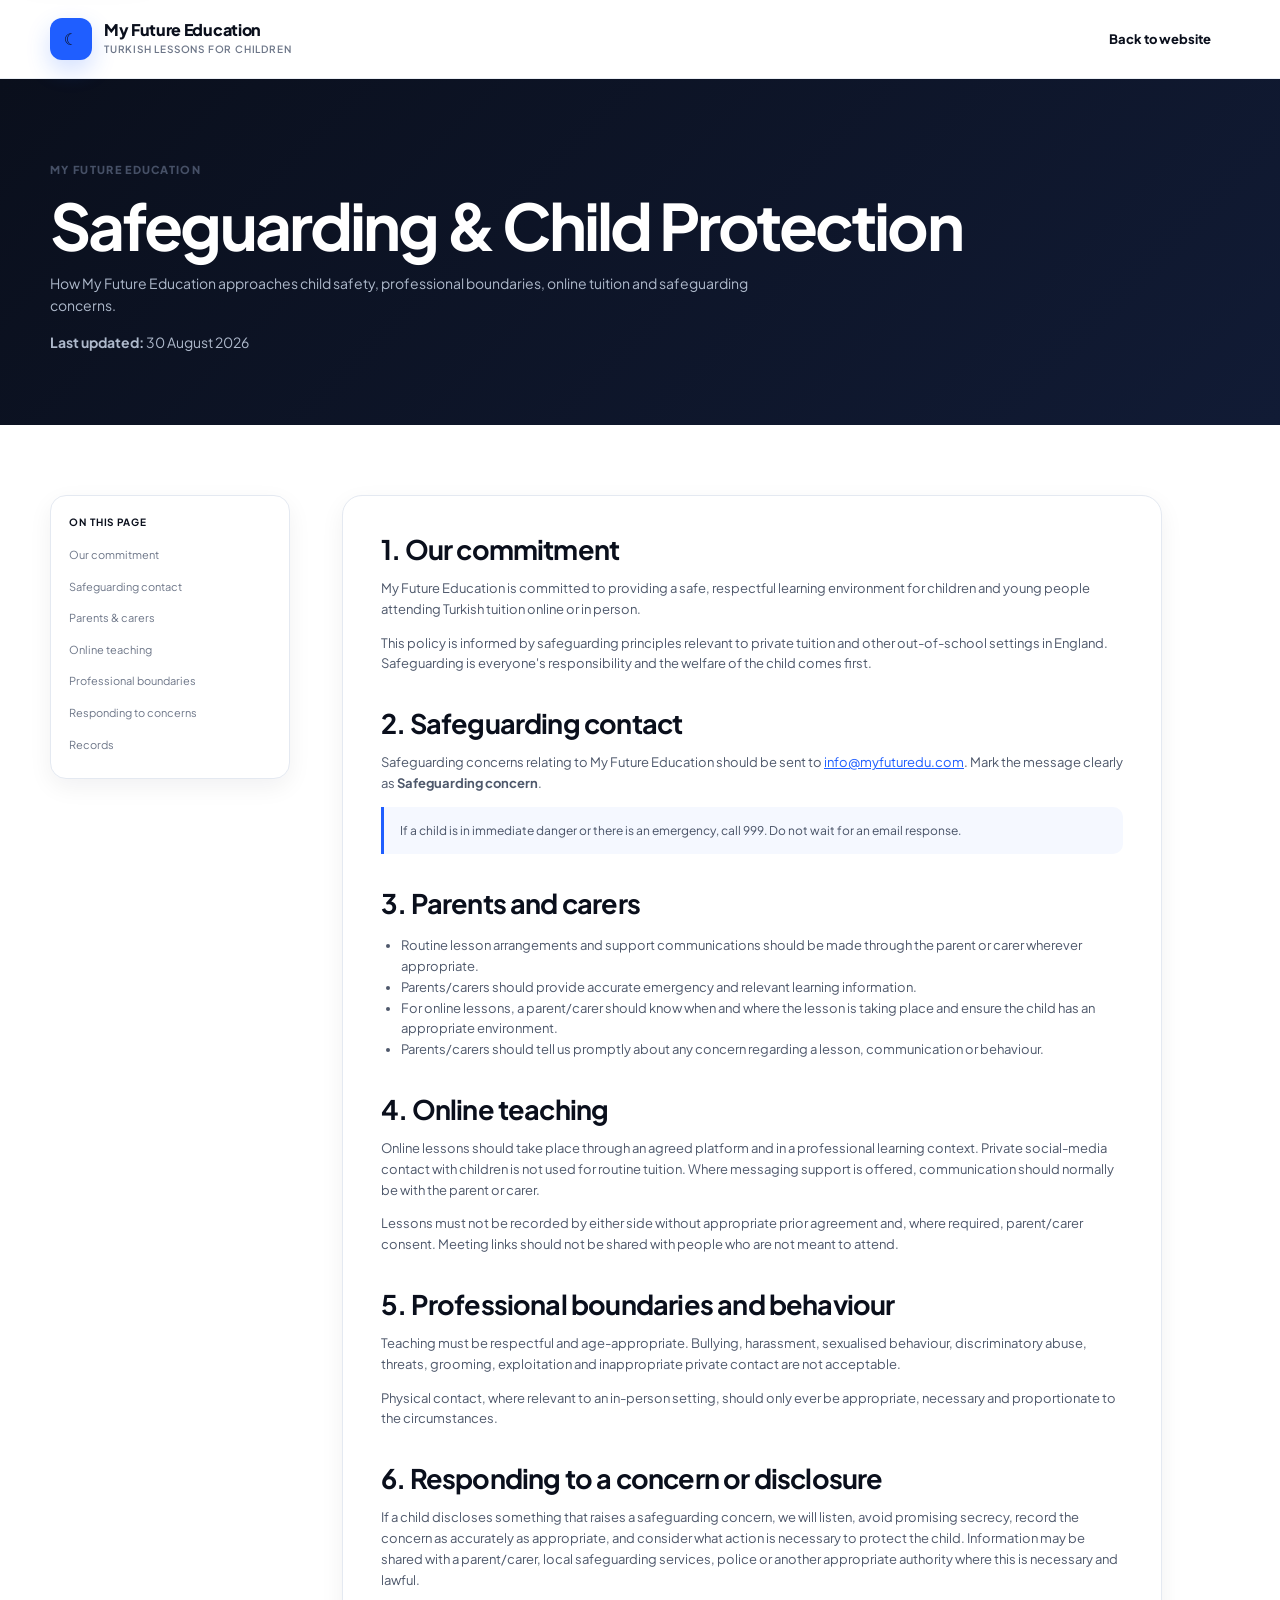
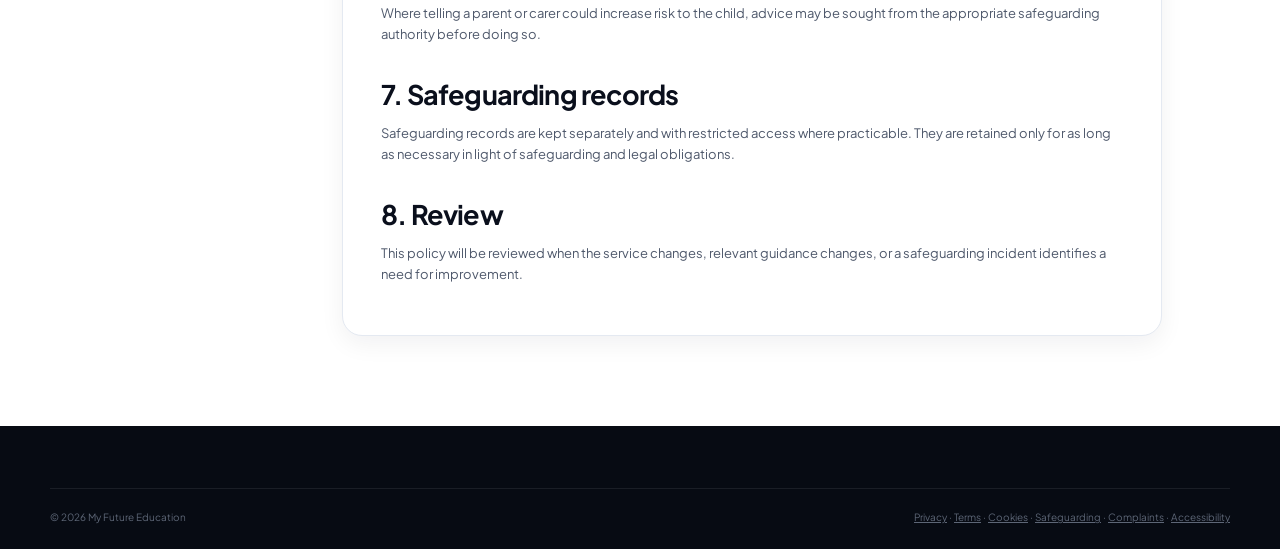
<file: safeguarding.html>
<!doctype html><html lang="en"><head><meta charset="utf-8"><meta name="viewport" content="width=device-width,initial-scale=1"><title>Safeguarding & Child Protection | My Future Education</title><meta name="robots" content="index,follow"><link rel="stylesheet" href="site.css"></head><body><a class="skip-link" href="#main">Skip to content</a><header class="site-header"><div class="container nav"><a class="brand" href="index.html"><span class="brand-mark" aria-hidden="true">☾</span><span class="brand-copy"><strong>My Future Education</strong><span>Turkish lessons for children</span></span></a><a class="button button-secondary" href="index.html">Back to website</a></div></header><main id="main"><section class="legal-hero"><div class="container"><div class="eyebrow">My Future Education</div><h1>Safeguarding & Child Protection</h1><p>How My Future Education approaches child safety, professional boundaries, online tuition and safeguarding concerns.</p><p><strong>Last updated:</strong> 30 August 2026</p></div></section><div class="container legal-layout"><aside class="legal-nav"><strong>On this page</strong><a href="#commitment">Our commitment</a><a href="#contact">Safeguarding contact</a><a href="#parents">Parents & carers</a><a href="#online">Online teaching</a><a href="#behaviour">Professional boundaries</a><a href="#concerns">Responding to concerns</a><a href="#records">Records</a></aside><article class="legal-content"><h2 id="commitment">1. Our commitment</h2><p>My Future Education is committed to providing a safe, respectful learning environment for children and young people attending Turkish tuition online or in person.</p><p>This policy is informed by safeguarding principles relevant to private tuition and other out-of-school settings in England. Safeguarding is everyone's responsibility and the welfare of the child comes first.</p><h2 id="contact">2. Safeguarding contact</h2><p>Safeguarding concerns relating to My Future Education should be sent to <a href="mailto:info@myfuturedu.com">info@myfuturedu.com</a>. Mark the message clearly as <strong>Safeguarding concern</strong>.</p><div class="legal-note">If a child is in immediate danger or there is an emergency, call 999. Do not wait for an email response.</div><h2 id="parents">3. Parents and carers</h2><ul><li>Routine lesson arrangements and support communications should be made through the parent or carer wherever appropriate.</li><li>Parents/carers should provide accurate emergency and relevant learning information.</li><li>For online lessons, a parent/carer should know when and where the lesson is taking place and ensure the child has an appropriate environment.</li><li>Parents/carers should tell us promptly about any concern regarding a lesson, communication or behaviour.</li></ul><h2 id="online">4. Online teaching</h2><p>Online lessons should take place through an agreed platform and in a professional learning context. Private social-media contact with children is not used for routine tuition. Where messaging support is offered, communication should normally be with the parent or carer.</p><p>Lessons must not be recorded by either side without appropriate prior agreement and, where required, parent/carer consent. Meeting links should not be shared with people who are not meant to attend.</p><h2 id="behaviour">5. Professional boundaries and behaviour</h2><p>Teaching must be respectful and age-appropriate. Bullying, harassment, sexualised behaviour, discriminatory abuse, threats, grooming, exploitation and inappropriate private contact are not acceptable.</p><p>Physical contact, where relevant to an in-person setting, should only ever be appropriate, necessary and proportionate to the circumstances.</p><h2 id="concerns">6. Responding to a concern or disclosure</h2><p>If a child discloses something that raises a safeguarding concern, we will listen, avoid promising secrecy, record the concern as accurately as appropriate, and consider what action is necessary to protect the child. Information may be shared with a parent/carer, local safeguarding services, police or another appropriate authority where this is necessary and lawful.</p><p>Where telling a parent or carer could increase risk to the child, advice may be sought from the appropriate safeguarding authority before doing so.</p><h2 id="records">7. Safeguarding records</h2><p>Safeguarding records are kept separately and with restricted access where practicable. They are retained only for as long as necessary in light of safeguarding and legal obligations.</p><h2 id="review">8. Review</h2><p>This policy will be reviewed when the service changes, relevant guidance changes, or a safeguarding incident identifies a need for improvement.</p></article></div></main><footer class="site-footer"><div class="container"><div class="footer-bottom" style="margin-top:0"><span>© <span data-year></span> My Future Education</span><span><a href="privacy.html">Privacy</a> · <a href="terms.html">Terms</a> · <a href="cookies.html">Cookies</a> · <a href="safeguarding.html">Safeguarding</a> · <a href="complaints.html">Complaints</a> · <a href="accessibility.html">Accessibility</a></span></div></div></footer><script src="site.js"></script></body></html>
</file>
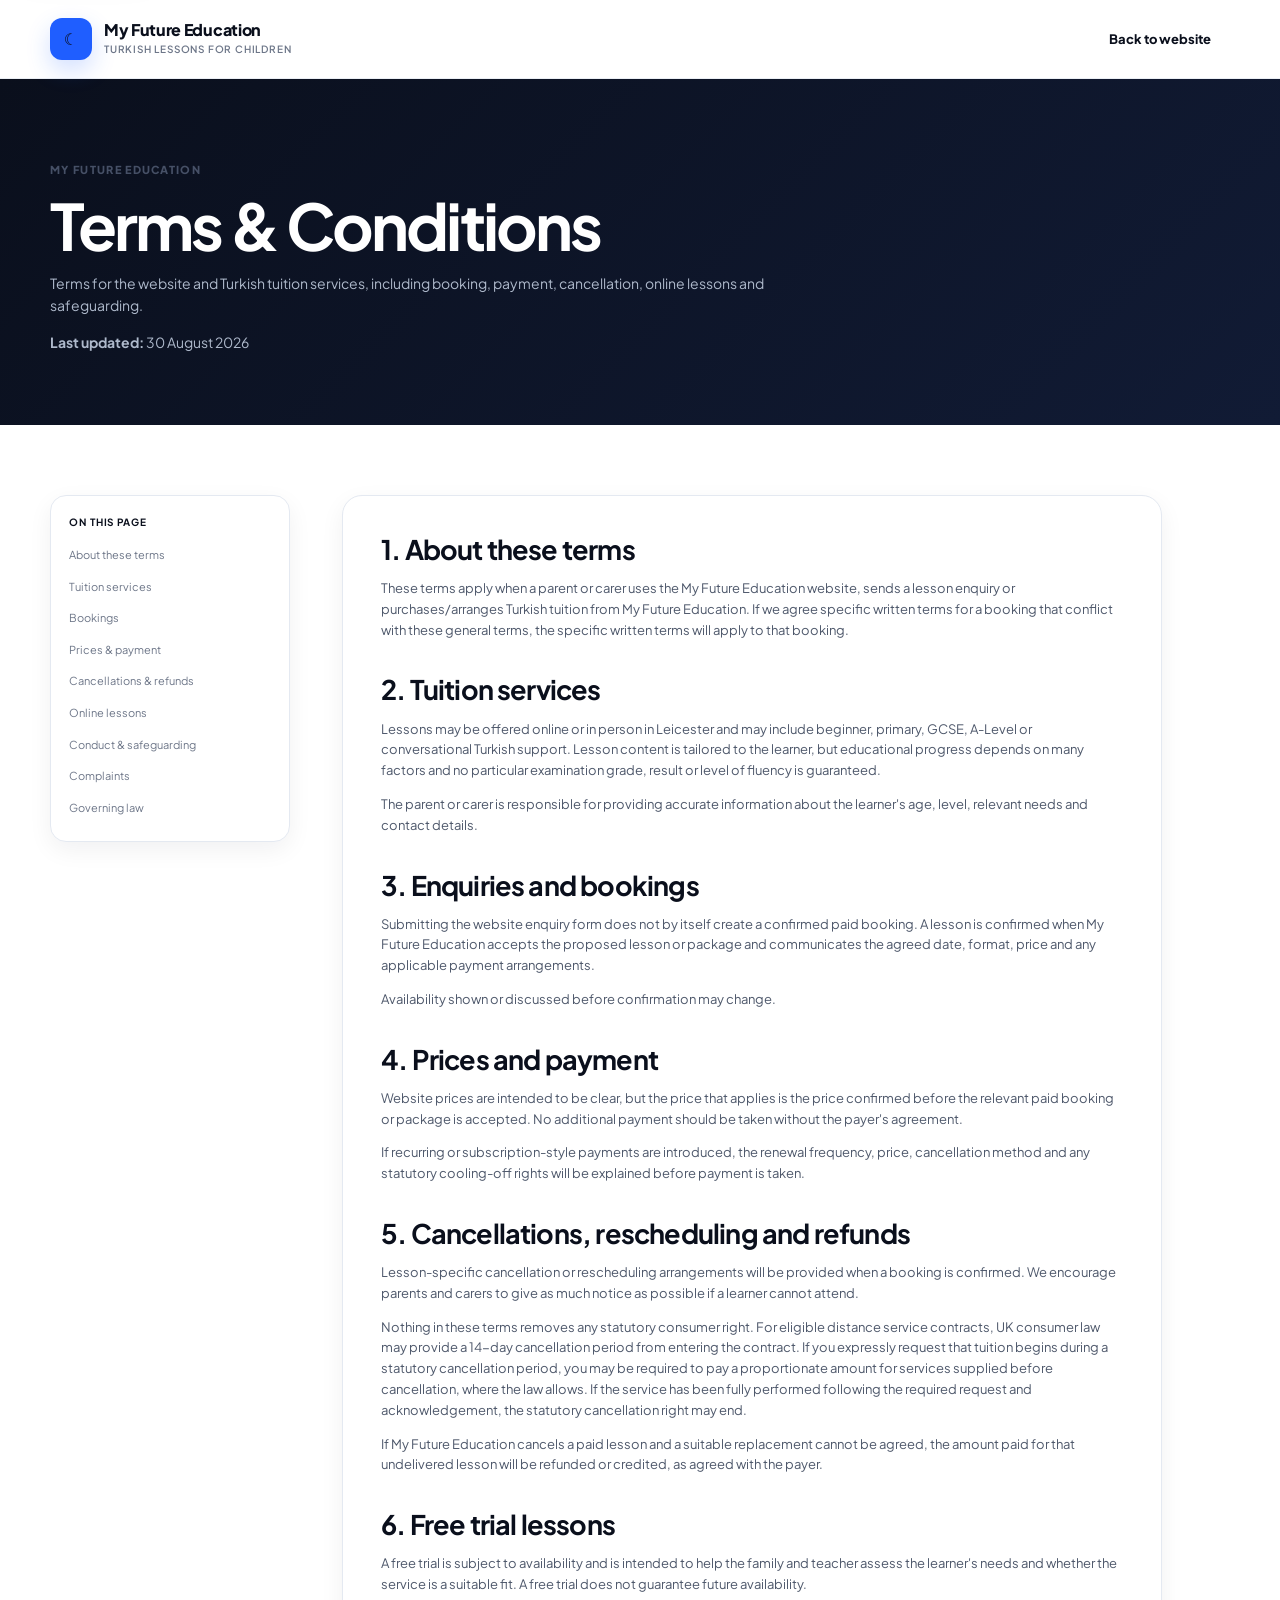
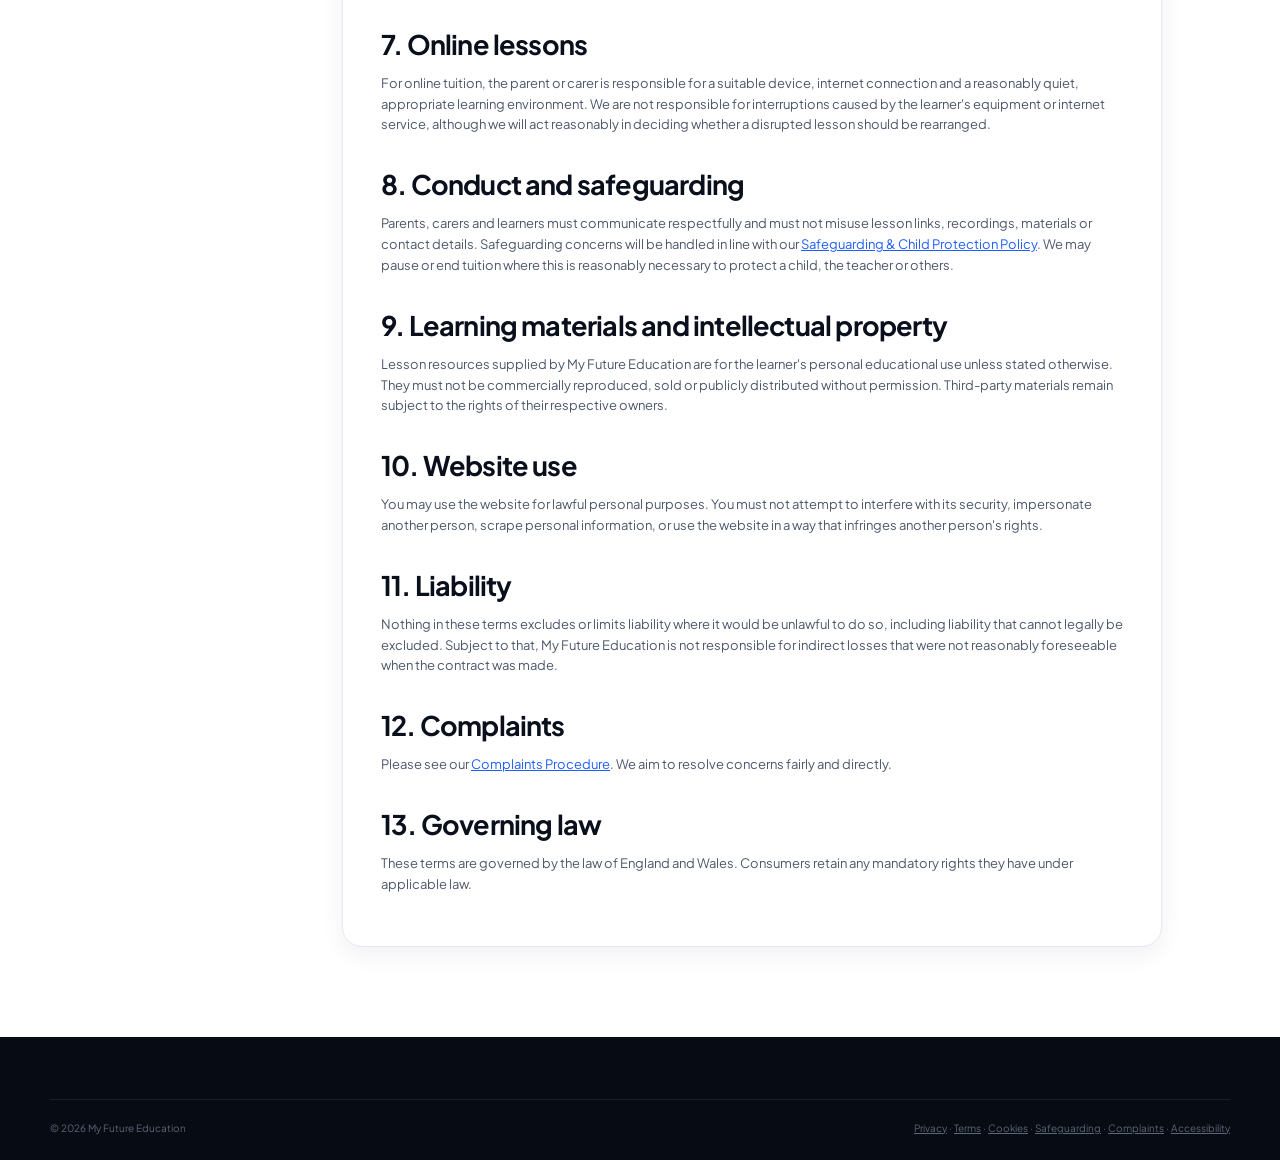
<file: terms.html>
<!doctype html><html lang="en"><head><meta charset="utf-8"><meta name="viewport" content="width=device-width,initial-scale=1"><title>Terms & Conditions | My Future Education</title><meta name="robots" content="index,follow"><link rel="stylesheet" href="site.css"></head><body><a class="skip-link" href="#main">Skip to content</a><header class="site-header"><div class="container nav"><a class="brand" href="index.html"><span class="brand-mark" aria-hidden="true">☾</span><span class="brand-copy"><strong>My Future Education</strong><span>Turkish lessons for children</span></span></a><a class="button button-secondary" href="index.html">Back to website</a></div></header><main id="main"><section class="legal-hero"><div class="container"><div class="eyebrow">My Future Education</div><h1>Terms & Conditions</h1><p>Terms for the website and Turkish tuition services, including booking, payment, cancellation, online lessons and safeguarding.</p><p><strong>Last updated:</strong> 30 August 2026</p></div></section><div class="container legal-layout"><aside class="legal-nav"><strong>On this page</strong><a href="#about">About these terms</a><a href="#services">Tuition services</a><a href="#booking">Bookings</a><a href="#prices">Prices & payment</a><a href="#cancellations">Cancellations & refunds</a><a href="#online">Online lessons</a><a href="#conduct">Conduct & safeguarding</a><a href="#complaints">Complaints</a><a href="#law">Governing law</a></aside><article class="legal-content"><h2 id="about">1. About these terms</h2><p>These terms apply when a parent or carer uses the My Future Education website, sends a lesson enquiry or purchases/arranges Turkish tuition from My Future Education. If we agree specific written terms for a booking that conflict with these general terms, the specific written terms will apply to that booking.</p><h2 id="services">2. Tuition services</h2><p>Lessons may be offered online or in person in Leicester and may include beginner, primary, GCSE, A-Level or conversational Turkish support. Lesson content is tailored to the learner, but educational progress depends on many factors and no particular examination grade, result or level of fluency is guaranteed.</p><p>The parent or carer is responsible for providing accurate information about the learner's age, level, relevant needs and contact details.</p><h2 id="booking">3. Enquiries and bookings</h2><p>Submitting the website enquiry form does not by itself create a confirmed paid booking. A lesson is confirmed when My Future Education accepts the proposed lesson or package and communicates the agreed date, format, price and any applicable payment arrangements.</p><p>Availability shown or discussed before confirmation may change.</p><h2 id="prices">4. Prices and payment</h2><p>Website prices are intended to be clear, but the price that applies is the price confirmed before the relevant paid booking or package is accepted. No additional payment should be taken without the payer's agreement.</p><p>If recurring or subscription-style payments are introduced, the renewal frequency, price, cancellation method and any statutory cooling-off rights will be explained before payment is taken.</p><h2 id="cancellations">5. Cancellations, rescheduling and refunds</h2><p>Lesson-specific cancellation or rescheduling arrangements will be provided when a booking is confirmed. We encourage parents and carers to give as much notice as possible if a learner cannot attend.</p><p>Nothing in these terms removes any statutory consumer right. For eligible distance service contracts, UK consumer law may provide a 14-day cancellation period from entering the contract. If you expressly request that tuition begins during a statutory cancellation period, you may be required to pay a proportionate amount for services supplied before cancellation, where the law allows. If the service has been fully performed following the required request and acknowledgement, the statutory cancellation right may end.</p><p>If My Future Education cancels a paid lesson and a suitable replacement cannot be agreed, the amount paid for that undelivered lesson will be refunded or credited, as agreed with the payer.</p><h2 id="free-trial">6. Free trial lessons</h2><p>A free trial is subject to availability and is intended to help the family and teacher assess the learner's needs and whether the service is a suitable fit. A free trial does not guarantee future availability.</p><h2 id="online">7. Online lessons</h2><p>For online tuition, the parent or carer is responsible for a suitable device, internet connection and a reasonably quiet, appropriate learning environment. We are not responsible for interruptions caused by the learner's equipment or internet service, although we will act reasonably in deciding whether a disrupted lesson should be rearranged.</p><h2 id="conduct">8. Conduct and safeguarding</h2><p>Parents, carers and learners must communicate respectfully and must not misuse lesson links, recordings, materials or contact details. Safeguarding concerns will be handled in line with our <a href="safeguarding.html">Safeguarding &amp; Child Protection Policy</a>. We may pause or end tuition where this is reasonably necessary to protect a child, the teacher or others.</p><h2 id="materials">9. Learning materials and intellectual property</h2><p>Lesson resources supplied by My Future Education are for the learner's personal educational use unless stated otherwise. They must not be commercially reproduced, sold or publicly distributed without permission. Third-party materials remain subject to the rights of their respective owners.</p><h2 id="website">10. Website use</h2><p>You may use the website for lawful personal purposes. You must not attempt to interfere with its security, impersonate another person, scrape personal information, or use the website in a way that infringes another person's rights.</p><h2 id="liability">11. Liability</h2><p>Nothing in these terms excludes or limits liability where it would be unlawful to do so, including liability that cannot legally be excluded. Subject to that, My Future Education is not responsible for indirect losses that were not reasonably foreseeable when the contract was made.</p><h2 id="complaints">12. Complaints</h2><p>Please see our <a href="complaints.html">Complaints Procedure</a>. We aim to resolve concerns fairly and directly.</p><h2 id="law">13. Governing law</h2><p>These terms are governed by the law of England and Wales. Consumers retain any mandatory rights they have under applicable law.</p></article></div></main><footer class="site-footer"><div class="container"><div class="footer-bottom" style="margin-top:0"><span>© <span data-year></span> My Future Education</span><span><a href="privacy.html">Privacy</a> · <a href="terms.html">Terms</a> · <a href="cookies.html">Cookies</a> · <a href="safeguarding.html">Safeguarding</a> · <a href="complaints.html">Complaints</a> · <a href="accessibility.html">Accessibility</a></span></div></div></footer><script src="site.js"></script></body></html>
</file>
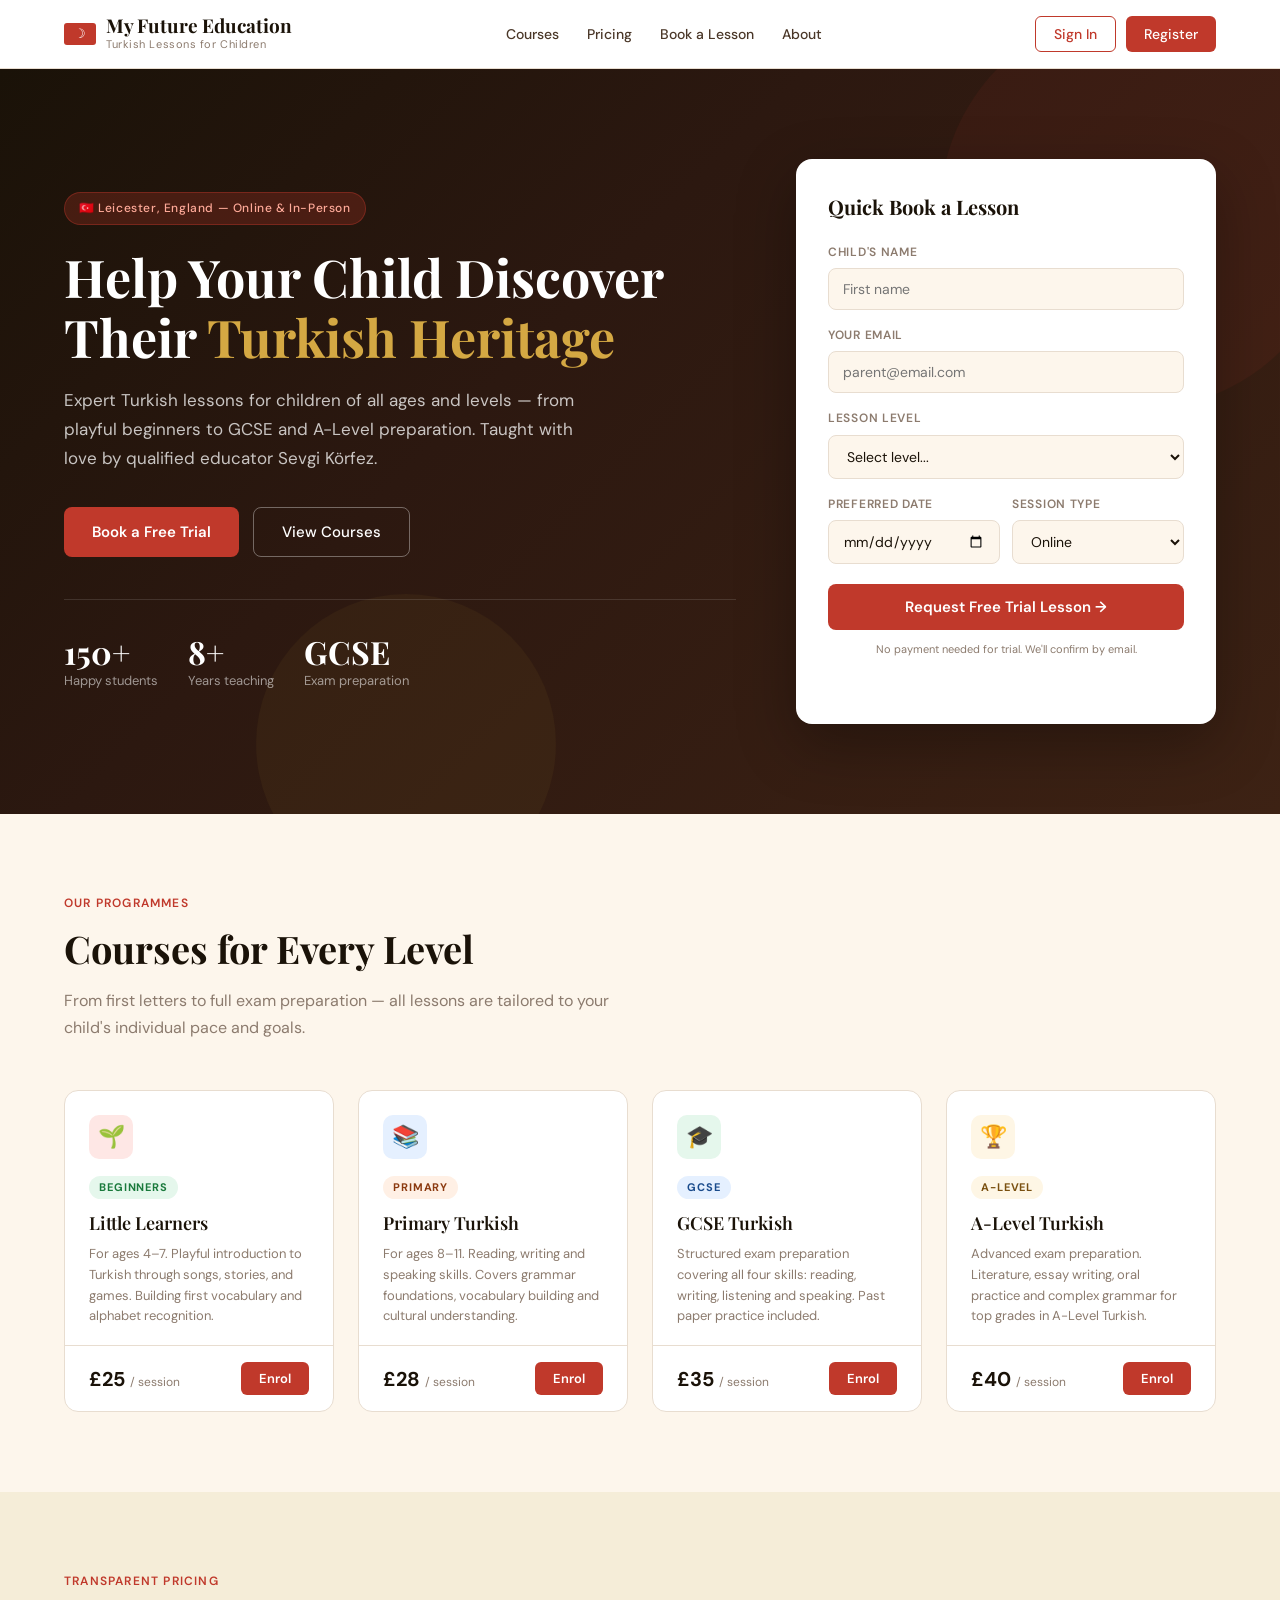
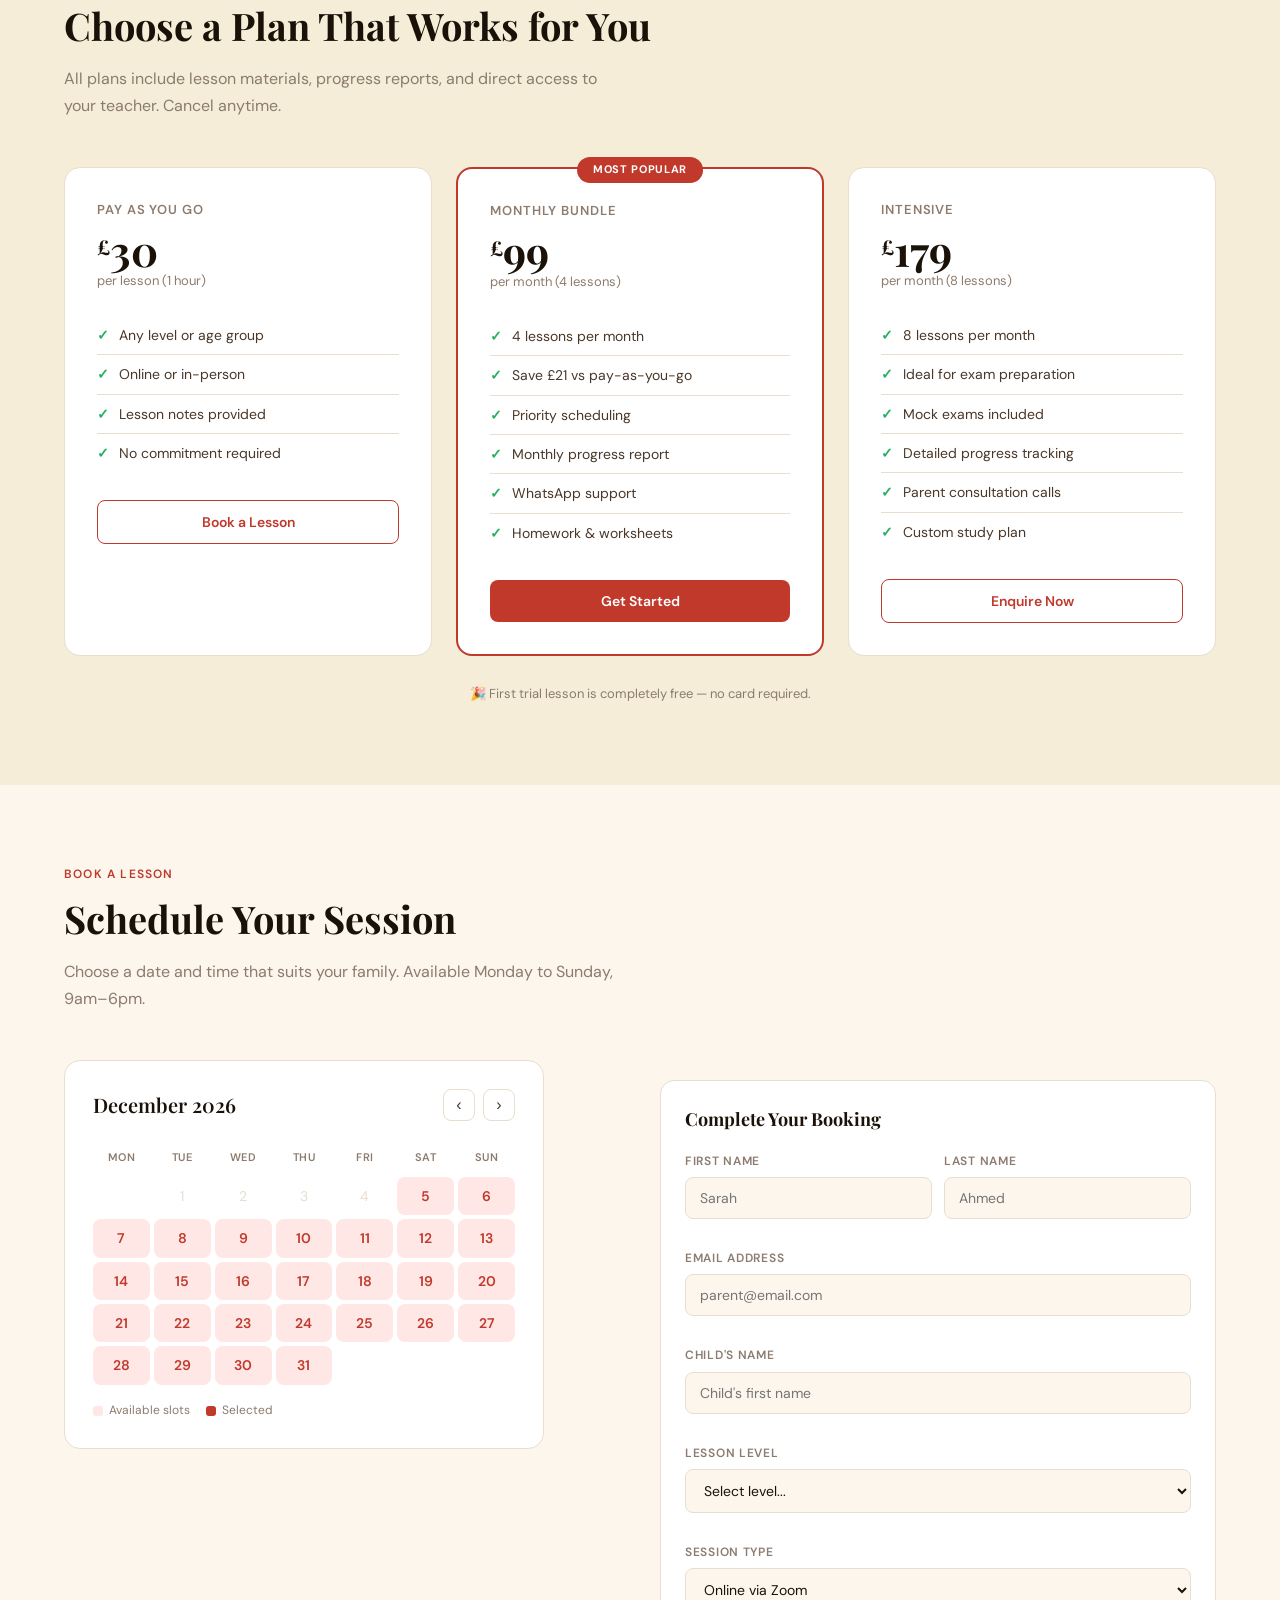
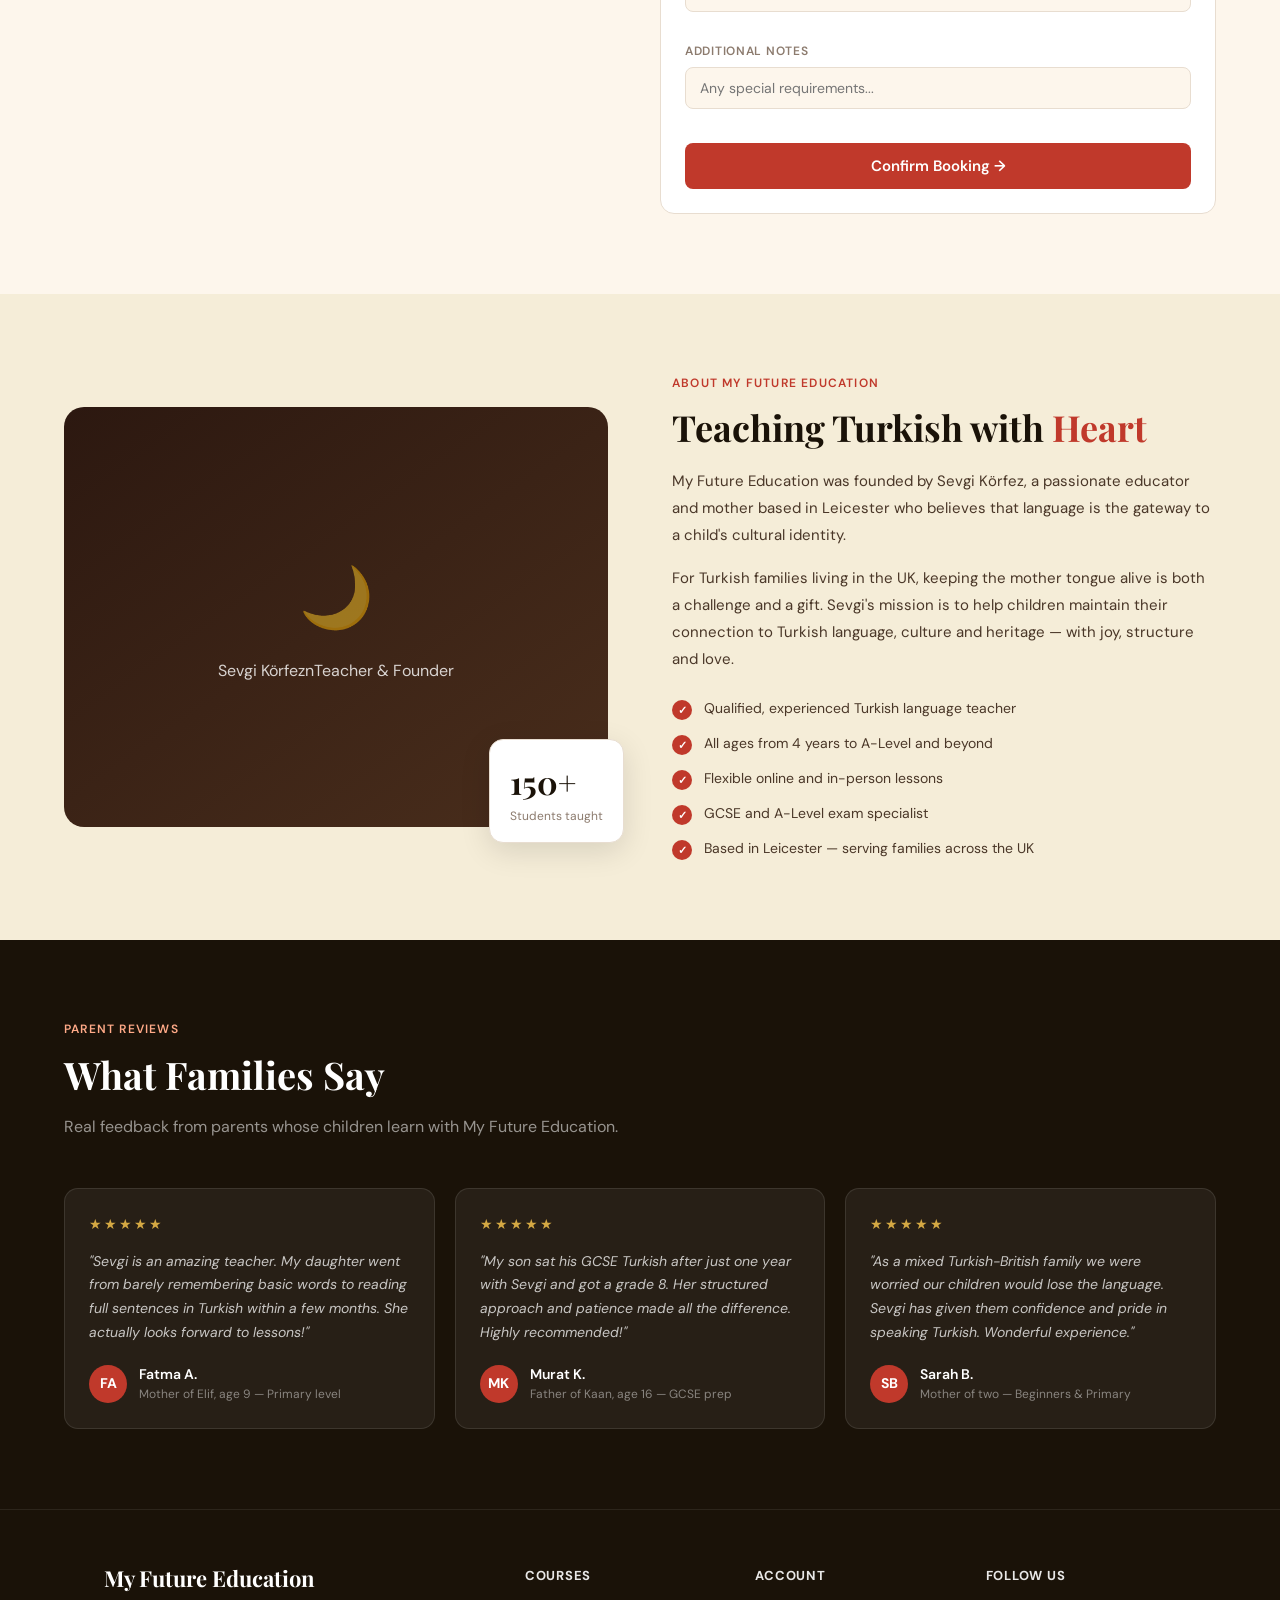
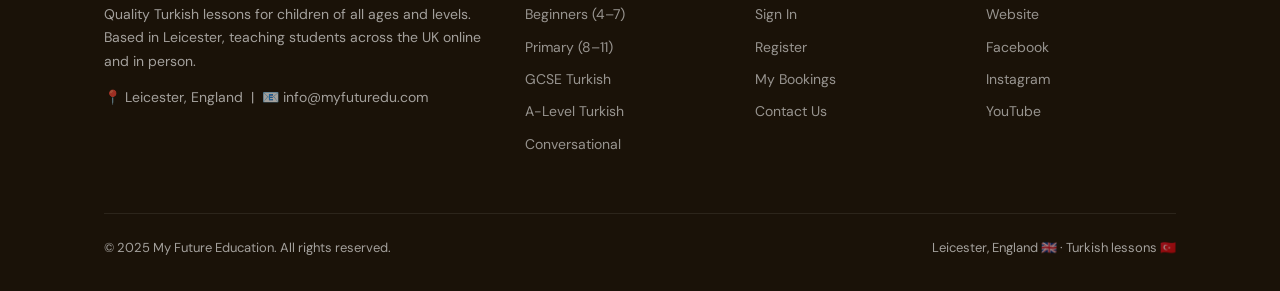
<file: Website.html>
<!DOCTYPE html>
<html lang="en">
<head>
<meta charset="UTF-8">
<meta name="viewport" content="width=device-width, initial-scale=1.0">
<title>My Future Education — Turkish Lessons for Children</title>
<link href="https://fonts.googleapis.com/css2?family=Playfair+Display:wght@400;600;700&family=DM+Sans:wght@300;400;500;600&display=swap" rel="stylesheet">
<style>
  :root {
    --red: #C0392B;
    --red-light: #E74C3C;
    --cream: #FDF6EC;
    --warm: #F5EDD8;
    --dark: #1A1208;
    --mid: #4A3728;
    --muted: #8C7B6E;
    --white: #FFFFFF;
    --border: #E8DDD0;
    --green: #27AE60;
    --blue: #2980B9;
    --gold: #D4A843;
  }
  * { margin: 0; padding: 0; box-sizing: border-box; }
  body { font-family: 'DM Sans', sans-serif; background: var(--cream); color: var(--dark); line-height: 1.6; }
  
  /* NAV */
  nav { background: var(--white); border-bottom: 1px solid var(--border); position: sticky; top: 0; z-index: 100; padding: 0 5%; }
  .nav-inner { max-width: 1200px; margin: 0 auto; display: flex; align-items: center; justify-content: space-between; height: 68px; }
  .logo { display: flex; align-items: center; gap: 10px; text-decoration: none; }
  .logo-flag { width: 32px; height: 22px; background: var(--red); border-radius: 3px; position: relative; display: flex; align-items: center; justify-content: center; flex-shrink: 0; }
  .logo-flag::after { content: '☽'; color: white; font-size: 13px; }
  .logo-text { font-family: 'Playfair Display', serif; font-size: 19px; font-weight: 700; color: var(--dark); line-height: 1.1; }
  .logo-sub { font-size: 11px; color: var(--muted); font-weight: 400; letter-spacing: 0.05em; }
  .nav-links { display: flex; align-items: center; gap: 28px; }
  .nav-links a { text-decoration: none; font-size: 14px; font-weight: 500; color: var(--mid); transition: color .2s; }
  .nav-links a:hover { color: var(--red); }
  .nav-btns { display: flex; gap: 10px; }
  .btn-outline { padding: 8px 18px; border: 1.5px solid var(--red); color: var(--red); background: none; border-radius: 6px; font-size: 14px; font-weight: 500; cursor: pointer; transition: all .2s; font-family: inherit; }
  .btn-outline:hover { background: var(--red); color: white; }
  .btn-solid { padding: 8px 18px; background: var(--red); color: white; border: none; border-radius: 6px; font-size: 14px; font-weight: 500; cursor: pointer; transition: all .2s; font-family: inherit; }
  .btn-solid:hover { background: #a93226; }

  /* HERO */
  .hero { background: linear-gradient(135deg, #1A1208 0%, #2C1810 40%, #3D2214 100%); color: white; padding: 90px 5%; position: relative; overflow: hidden; }
  .hero::before { content: ''; position: absolute; top: -60px; right: -60px; width: 400px; height: 400px; background: var(--red); opacity: 0.08; border-radius: 50%; }
  .hero::after { content: ''; position: absolute; bottom: -80px; left: 20%; width: 300px; height: 300px; background: var(--gold); opacity: 0.05; border-radius: 50%; }
  .hero-inner { max-width: 1200px; margin: 0 auto; display: grid; grid-template-columns: 1fr 420px; gap: 60px; align-items: center; position: relative; z-index: 1; }
  .hero-badge { display: inline-flex; align-items: center; gap: 8px; background: rgba(192,57,43,0.25); border: 1px solid rgba(192,57,43,0.4); color: #FFAA99; padding: 6px 14px; border-radius: 20px; font-size: 12px; font-weight: 500; letter-spacing: 0.05em; margin-bottom: 22px; }
  .hero h1 { font-family: 'Playfair Display', serif; font-size: 52px; font-weight: 700; line-height: 1.15; margin-bottom: 20px; }
  .hero h1 em { color: var(--gold); font-style: normal; }
  .hero p { font-size: 17px; color: rgba(255,255,255,0.75); line-height: 1.7; margin-bottom: 34px; max-width: 520px; }
  .hero-actions { display: flex; gap: 14px; flex-wrap: wrap; }
  .btn-hero { padding: 14px 28px; background: var(--red); color: white; border: none; border-radius: 8px; font-size: 15px; font-weight: 600; cursor: pointer; transition: all .2s; font-family: inherit; }
  .btn-hero:hover { background: #a93226; transform: translateY(-1px); }
  .btn-hero-outline { padding: 14px 28px; background: transparent; color: white; border: 1.5px solid rgba(255,255,255,0.35); border-radius: 8px; font-size: 15px; font-weight: 500; cursor: pointer; transition: all .2s; font-family: inherit; }
  .btn-hero-outline:hover { border-color: white; background: rgba(255,255,255,0.08); }
  .hero-stats { display: flex; gap: 30px; margin-top: 42px; padding-top: 36px; border-top: 1px solid rgba(255,255,255,0.12); }
  .stat { text-align: left; }
  .stat-num { font-family: 'Playfair Display', serif; font-size: 32px; font-weight: 700; color: white; line-height: 1; }
  .stat-label { font-size: 13px; color: rgba(255,255,255,0.55); margin-top: 3px; }

  /* BOOKING CARD */
  .booking-card { background: white; border-radius: 16px; padding: 32px; box-shadow: 0 20px 60px rgba(0,0,0,0.3); }
  .booking-card h3 { font-family: 'Playfair Display', serif; font-size: 20px; margin-bottom: 20px; color: var(--dark); }
  .form-group { margin-bottom: 16px; }
  .form-group label { display: block; font-size: 12px; font-weight: 600; color: var(--muted); letter-spacing: 0.06em; text-transform: uppercase; margin-bottom: 6px; }
  .form-group input, .form-group select { width: 100%; padding: 11px 14px; border: 1.5px solid var(--border); border-radius: 8px; font-size: 14px; font-family: inherit; color: var(--dark); background: var(--cream); transition: border-color .2s; outline: none; }
  .form-group input:focus, .form-group select:focus { border-color: var(--red); background: white; }
  .form-row { display: grid; grid-template-columns: 1fr 1fr; gap: 12px; }
  .btn-book { width: 100%; padding: 13px; background: var(--red); color: white; border: none; border-radius: 8px; font-size: 15px; font-weight: 600; cursor: pointer; font-family: inherit; transition: background .2s; margin-top: 4px; }
  .btn-book:hover { background: #a93226; }

  /* SECTIONS */
  section { padding: 80px 5%; }
  .section-inner { max-width: 1200px; margin: 0 auto; }
  .section-label { font-size: 12px; font-weight: 600; letter-spacing: 0.1em; text-transform: uppercase; color: var(--red); margin-bottom: 12px; }
  .section-title { font-family: 'Playfair Display', serif; font-size: 38px; font-weight: 700; color: var(--dark); line-height: 1.2; margin-bottom: 16px; }
  .section-sub { font-size: 16px; color: var(--muted); max-width: 560px; line-height: 1.7; margin-bottom: 48px; }

  /* COURSES */
  .courses-grid { display: grid; grid-template-columns: repeat(auto-fit, minmax(260px, 1fr)); gap: 24px; }
  .course-card { background: white; border-radius: 14px; border: 1.5px solid var(--border); overflow: hidden; transition: transform .2s, box-shadow .2s; cursor: pointer; }
  .course-card:hover { transform: translateY(-4px); box-shadow: 0 12px 40px rgba(0,0,0,0.1); }
  .course-top { padding: 24px 24px 18px; border-bottom: 1px solid var(--border); }
  .course-icon { width: 44px; height: 44px; border-radius: 10px; display: flex; align-items: center; justify-content: center; font-size: 22px; margin-bottom: 14px; }
  .course-icon.red { background: #FEE7E5; }
  .course-icon.blue { background: #E5F0FF; }
  .course-icon.green { background: #E5F7EC; }
  .course-icon.gold { background: #FEF6E5; }
  .course-level { font-size: 11px; font-weight: 700; letter-spacing: 0.08em; text-transform: uppercase; padding: 3px 10px; border-radius: 20px; margin-bottom: 10px; display: inline-block; }
  .level-beginner { background: #E5F7EC; color: #1A7A3C; }
  .level-gcse { background: #E5F0FF; color: #1A4B8C; }
  .level-alevel { background: #FEF6E5; color: #7A5010; }
  .level-primary { background: #FFF0E5; color: #8C3A10; }
  .course-name { font-family: 'Playfair Display', serif; font-size: 18px; font-weight: 600; color: var(--dark); margin-bottom: 6px; }
  .course-desc { font-size: 13px; color: var(--muted); line-height: 1.6; }
  .course-bottom { padding: 16px 24px; display: flex; align-items: center; justify-content: space-between; }
  .course-price { font-size: 20px; font-weight: 700; color: var(--dark); }
  .course-price span { font-size: 12px; color: var(--muted); font-weight: 400; }
  .btn-enrol { padding: 8px 18px; background: var(--red); color: white; border: none; border-radius: 6px; font-size: 13px; font-weight: 600; cursor: pointer; font-family: inherit; transition: background .2s; }
  .btn-enrol:hover { background: #a93226; }

  /* PRICING */
  .pricing-bg { background: var(--warm); }
  .pricing-grid { display: grid; grid-template-columns: repeat(auto-fit, minmax(280px, 1fr)); gap: 24px; }
  .price-card { background: white; border-radius: 16px; border: 1.5px solid var(--border); padding: 32px; position: relative; transition: transform .2s; }
  .price-card:hover { transform: translateY(-3px); }
  .price-card.featured { border-color: var(--red); border-width: 2px; }
  .price-popular { position: absolute; top: -12px; left: 50%; transform: translateX(-50%); background: var(--red); color: white; font-size: 11px; font-weight: 700; letter-spacing: 0.06em; padding: 4px 16px; border-radius: 20px; text-transform: uppercase; white-space: nowrap; }
  .price-tier { font-size: 13px; font-weight: 600; color: var(--muted); text-transform: uppercase; letter-spacing: 0.07em; margin-bottom: 8px; }
  .price-amount { font-family: 'Playfair Display', serif; font-size: 42px; font-weight: 700; color: var(--dark); line-height: 1; }
  .price-amount sup { font-size: 20px; vertical-align: top; margin-top: 8px; display: inline-block; }
  .price-period { font-size: 13px; color: var(--muted); margin-bottom: 24px; }
  .price-features { list-style: none; margin-bottom: 28px; }
  .price-features li { padding: 8px 0; font-size: 14px; color: var(--mid); border-bottom: 1px solid var(--border); display: flex; gap: 10px; align-items: flex-start; }
  .price-features li:last-child { border-bottom: none; }
  .price-features li::before { content: '✓'; color: var(--green); font-weight: 700; flex-shrink: 0; }
  .btn-price { width: 100%; padding: 12px; border-radius: 8px; font-size: 14px; font-weight: 600; cursor: pointer; font-family: inherit; transition: all .2s; }
  .btn-price-outline { background: none; color: var(--red); border: 1.5px solid var(--red); }
  .btn-price-outline:hover { background: var(--red); color: white; }
  .btn-price-solid { background: var(--red); color: white; border: none; }
  .btn-price-solid:hover { background: #a93226; }

  /* CALENDAR */
  .calendar-wrap { background: white; border-radius: 16px; border: 1.5px solid var(--border); padding: 28px; max-width: 480px; }
  .cal-header { display: flex; align-items: center; justify-content: space-between; margin-bottom: 22px; }
  .cal-month { font-family: 'Playfair Display', serif; font-size: 20px; font-weight: 600; color: var(--dark); }
  .cal-nav { display: flex; gap: 8px; }
  .cal-btn { width: 32px; height: 32px; border: 1.5px solid var(--border); border-radius: 8px; background: none; cursor: pointer; font-size: 16px; color: var(--mid); display: flex; align-items: center; justify-content: center; transition: all .2s; }
  .cal-btn:hover { border-color: var(--red); color: var(--red); }
  .cal-grid { display: grid; grid-template-columns: repeat(7, 1fr); gap: 4px; }
  .cal-day-name { text-align: center; font-size: 11px; font-weight: 600; color: var(--muted); text-transform: uppercase; padding: 6px 0; letter-spacing: 0.05em; }
  .cal-day { text-align: center; padding: 8px 4px; font-size: 14px; border-radius: 8px; cursor: pointer; transition: all .15s; color: var(--mid); }
  .cal-day:hover { background: var(--warm); }
  .cal-day.empty { cursor: default; }
  .cal-day.today { font-weight: 700; color: var(--red); }
  .cal-day.has-slot { background: #FEE7E5; color: var(--red); font-weight: 600; }
  .cal-day.selected { background: var(--red); color: white !important; font-weight: 600; }
  .cal-day.past { color: var(--border); cursor: default; }
  .cal-legend { display: flex; gap: 16px; margin-top: 16px; font-size: 12px; color: var(--muted); }
  .cal-legend-dot { width: 10px; height: 10px; border-radius: 3px; flex-shrink: 0; margin-top: 2px; }
  
  .booking-section-grid { display: grid; grid-template-columns: 1fr 1fr; gap: 40px; align-items: start; }
  .booking-right { }
  .time-slots { margin-top: 20px; }
  .time-slots h4 { font-size: 14px; font-weight: 600; color: var(--dark); margin-bottom: 14px; }
  .slots-grid { display: grid; grid-template-columns: repeat(3, 1fr); gap: 8px; }
  .slot { padding: 10px 8px; border: 1.5px solid var(--border); border-radius: 8px; text-align: center; font-size: 13px; cursor: pointer; transition: all .15s; color: var(--mid); background: white; }
  .slot:hover { border-color: var(--red); color: var(--red); }
  .slot.selected { background: var(--red); border-color: var(--red); color: white; font-weight: 600; }
  .slot.full { background: var(--warm); color: var(--border); cursor: not-allowed; text-decoration: line-through; font-size: 12px; }
  .booking-form-mini { background: white; border: 1.5px solid var(--border); border-radius: 14px; padding: 24px; margin-top: 20px; }
  .booking-form-mini h4 { font-family: 'Playfair Display', serif; font-size: 18px; margin-bottom: 18px; color: var(--dark); }

  /* ACCOUNT MODAL */
  .modal-overlay { display: none; position: fixed; inset: 0; background: rgba(0,0,0,0.6); z-index: 200; align-items: center; justify-content: center; padding: 20px; }
  .modal-overlay.open { display: flex; }
  .modal { background: white; border-radius: 18px; width: 100%; max-width: 480px; overflow: hidden; }
  .modal-header { padding: 28px 32px 0; }
  .modal-header h2 { font-family: 'Playfair Display', serif; font-size: 26px; font-weight: 700; color: var(--dark); }
  .modal-header p { font-size: 14px; color: var(--muted); margin-top: 6px; }
  .modal-tabs { display: flex; border-bottom: 1.5px solid var(--border); margin: 20px 0 0; }
  .modal-tab { padding: 10px 28px; font-size: 14px; font-weight: 600; cursor: pointer; border-bottom: 2.5px solid transparent; margin-bottom: -1.5px; color: var(--muted); transition: all .2s; }
  .modal-tab.active { color: var(--red); border-bottom-color: var(--red); }
  .modal-body { padding: 28px 32px 32px; }
  .modal-close { position: absolute; top: 20px; right: 24px; background: none; border: none; font-size: 22px; cursor: pointer; color: var(--muted); line-height: 1; }
  .modal-header { position: relative; }
  .account-fields { display: flex; flex-direction: column; gap: 14px; }
  .account-fields .form-row { display: grid; grid-template-columns: 1fr 1fr; gap: 12px; }

  /* ABOUT */
  .about-grid { display: grid; grid-template-columns: 1fr 1fr; gap: 64px; align-items: center; }
  .about-image-area { position: relative; }
  .about-img-placeholder { background: linear-gradient(145deg, #2C1810, #4A2E1C); border-radius: 20px; height: 420px; display: flex; flex-direction: column; align-items: center; justify-content: center; gap: 12px; color: rgba(255,255,255,0.5); font-size: 60px; position: relative; overflow: hidden; }
  .about-img-placeholder::after { content: 'Sevgi Körfez\nTeacher & Founder'; color: rgba(255,255,255,0.8); font-size: 16px; font-family: 'DM Sans', sans-serif; text-align: center; white-space: pre; line-height: 1.6; }
  .about-badge-wrap { position: absolute; bottom: -16px; right: -16px; background: white; border-radius: 14px; padding: 16px 20px; border: 1.5px solid var(--border); box-shadow: 0 8px 30px rgba(0,0,0,0.12); }
  .about-badge-num { font-family: 'Playfair Display', serif; font-size: 32px; font-weight: 700; color: var(--dark); }
  .about-badge-label { font-size: 12px; color: var(--muted); }
  .about-content h2 { font-family: 'Playfair Display', serif; font-size: 36px; font-weight: 700; line-height: 1.25; margin-bottom: 18px; }
  .about-content p { font-size: 15px; color: var(--mid); line-height: 1.8; margin-bottom: 16px; }
  .feature-list { display: flex; flex-direction: column; gap: 12px; margin-top: 24px; }
  .feature-item { display: flex; gap: 12px; align-items: flex-start; }
  .feature-dot { width: 20px; height: 20px; border-radius: 50%; background: var(--red); flex-shrink: 0; margin-top: 3px; display: flex; align-items: center; justify-content: center; color: white; font-size: 11px; font-weight: 700; }
  .feature-text { font-size: 14px; color: var(--mid); line-height: 1.6; }

  /* TESTIMONIALS */
  .testimonials-bg { background: var(--dark); }
  .testimonials-bg .section-label { color: #FFAA88; }
  .testimonials-bg .section-title { color: white; }
  .testimonials-bg .section-sub { color: rgba(255,255,255,0.55); }
  .testi-grid { display: grid; grid-template-columns: repeat(auto-fit, minmax(280px, 1fr)); gap: 20px; }
  .testi-card { background: rgba(255,255,255,0.06); border: 1px solid rgba(255,255,255,0.1); border-radius: 14px; padding: 24px; }
  .testi-stars { color: var(--gold); font-size: 14px; margin-bottom: 14px; letter-spacing: 2px; }
  .testi-text { font-size: 14px; color: rgba(255,255,255,0.75); line-height: 1.7; margin-bottom: 18px; font-style: italic; }
  .testi-author { display: flex; align-items: center; gap: 12px; }
  .testi-avatar { width: 38px; height: 38px; border-radius: 50%; background: var(--red); display: flex; align-items: center; justify-content: center; font-size: 14px; font-weight: 700; color: white; flex-shrink: 0; }
  .testi-name { font-size: 14px; font-weight: 600; color: white; }
  .testi-child { font-size: 12px; color: rgba(255,255,255,0.45); }

  /* FOOTER */
  footer { background: var(--dark); border-top: 1px solid rgba(255,255,255,0.08); color: rgba(255,255,255,0.6); }
  .footer-inner { max-width: 1200px; margin: 0 auto; padding: 56px 5% 32px; }
  .footer-grid { display: grid; grid-template-columns: 2fr 1fr 1fr 1fr; gap: 40px; margin-bottom: 48px; }
  .footer-brand .logo-text { color: white; font-size: 22px; }
  .footer-brand p { font-size: 14px; line-height: 1.7; margin-top: 12px; }
  .footer-col h4 { font-size: 13px; font-weight: 700; letter-spacing: 0.06em; text-transform: uppercase; color: rgba(255,255,255,0.9); margin-bottom: 16px; }
  .footer-col a { display: block; font-size: 14px; color: rgba(255,255,255,0.55); text-decoration: none; margin-bottom: 10px; transition: color .2s; }
  .footer-col a:hover { color: white; }
  .footer-bottom { border-top: 1px solid rgba(255,255,255,0.08); padding-top: 24px; display: flex; justify-content: space-between; align-items: center; font-size: 13px; }

  /* TOAST */
  .toast { position: fixed; bottom: 24px; right: 24px; background: var(--dark); color: white; padding: 14px 20px; border-radius: 10px; font-size: 14px; font-weight: 500; z-index: 300; transform: translateY(80px); opacity: 0; transition: all .3s; max-width: 300px; box-shadow: 0 8px 30px rgba(0,0,0,0.3); }
  .toast.show { transform: translateY(0); opacity: 1; }
  .toast .toast-icon { display: inline-block; margin-right: 8px; }

  /* DASHBOARD */
  #dashboard { display: none; }
  .dash-grid { display: grid; grid-template-columns: 260px 1fr; gap: 28px; }
  .dash-sidebar { background: white; border-radius: 14px; border: 1.5px solid var(--border); padding: 24px; }
  .dash-nav a { display: flex; align-items: center; gap: 10px; padding: 10px 14px; border-radius: 8px; text-decoration: none; font-size: 14px; font-weight: 500; color: var(--mid); transition: all .15s; margin-bottom: 4px; }
  .dash-nav a:hover, .dash-nav a.active { background: var(--warm); color: var(--red); }
  .dash-main { display: flex; flex-direction: column; gap: 20px; }
  .dash-card { background: white; border-radius: 14px; border: 1.5px solid var(--border); padding: 24px; }
  .dash-card h3 { font-family: 'Playfair Display', serif; font-size: 18px; margin-bottom: 16px; }
  .booking-row { display: flex; align-items: center; justify-content: space-between; padding: 14px 0; border-bottom: 1px solid var(--border); }
  .booking-row:last-child { border-bottom: none; }
  .booking-row-info { display: flex; flex-direction: column; gap: 3px; }
  .booking-row-name { font-size: 14px; font-weight: 600; color: var(--dark); }
  .booking-row-detail { font-size: 12px; color: var(--muted); }
  .badge { display: inline-block; padding: 3px 10px; border-radius: 20px; font-size: 11px; font-weight: 600; }
  .badge-green { background: #E5F7EC; color: #1A7A3C; }
  .badge-blue { background: #E5F0FF; color: #1A4B8C; }
  .badge-red { background: #FEE7E5; color: #8C1A0A; }

  @media (max-width: 768px) {
    .hero-inner { grid-template-columns: 1fr; }
    .booking-card { display: none; }
    .about-grid, .booking-section-grid { grid-template-columns: 1fr; }
    .footer-grid { grid-template-columns: 1fr 1fr; }
    .nav-links { display: none; }
    .dash-grid { grid-template-columns: 1fr; }
    .hero h1 { font-size: 36px; }
  }
</style>
</head>
<body>

<!-- NAV -->
<nav>
  <div class="nav-inner">
    <a href="#" class="logo" onclick="showHome(event)">
      <div class="logo-flag"></div>
      <div>
        <div class="logo-text">My Future Education</div>
        <div class="logo-sub">Turkish Lessons for Children</div>
      </div>
    </a>
    <div class="nav-links">
      <a href="#courses" onclick="scrollTo(event,'courses')">Courses</a>
      <a href="#pricing" onclick="scrollTo(event,'pricing')">Pricing</a>
      <a href="#booking" onclick="scrollTo(event,'booking')">Book a Lesson</a>
      <a href="#about" onclick="scrollTo(event,'about')">About</a>
    </div>
    <div class="nav-btns">
      <button class="btn-outline" onclick="openModal('login')" id="loginBtn">Sign In</button>
      <button class="btn-solid" onclick="openModal('register')">Register</button>
    </div>
  </div>
</nav>

<!-- HOME VIEW -->
<div id="homeView">

<!-- HERO -->
<section class="hero">
  <div class="hero-inner">
    <div>
      <div class="hero-badge">🇹🇷 Leicester, England — Online &amp; In-Person</div>
      <h1>Help Your Child Discover Their <em>Turkish Heritage</em></h1>
      <p>Expert Turkish lessons for children of all ages and levels — from playful beginners to GCSE and A-Level preparation. Taught with love by qualified educator Sevgi Körfez.</p>
      <div class="hero-actions">
        <button class="btn-hero" onclick="scrollToId('booking')">Book a Free Trial</button>
        <button class="btn-hero-outline" onclick="scrollToId('courses')">View Courses</button>
      </div>
      <div class="hero-stats">
        <div class="stat"><div class="stat-num">150+</div><div class="stat-label">Happy students</div></div>
        <div class="stat"><div class="stat-num">8+</div><div class="stat-label">Years teaching</div></div>
        <div class="stat"><div class="stat-num">GCSE</div><div class="stat-label">Exam preparation</div></div>
      </div>
    </div>
    <!-- Quick booking widget -->
    <div class="booking-card">
      <h3>Quick Book a Lesson</h3>
      <div class="form-group">
        <label>Child's Name</label>
        <input type="text" placeholder="First name" id="qFirstName">
      </div>
      <div class="form-group">
        <label>Your Email</label>
        <input type="email" placeholder="parent@email.com" id="qEmail">
      </div>
      <div class="form-group">
        <label>Lesson Level</label>
        <select id="qLevel">
          <option value="">Select level...</option>
          <option>Beginners (Ages 4–7)</option>
          <option>Primary (Ages 8–11)</option>
          <option>GCSE Preparation</option>
          <option>A-Level Preparation</option>
          <option>Conversational Turkish</option>
        </select>
      </div>
      <div class="form-row">
        <div class="form-group">
          <label>Preferred Date</label>
          <input type="date" id="qDate" min="">
        </div>
        <div class="form-group">
          <label>Session Type</label>
          <select id="qType">
            <option>Online</option>
            <option>In-Person</option>
          </select>
        </div>
      </div>
      <button class="btn-book" onclick="quickBook()">Request Free Trial Lesson →</button>
      <p style="font-size:11px;color:var(--muted);text-align:center;margin-top:10px;">No payment needed for trial. We'll confirm by email.</p>
    </div>
  </div>
</section>

<!-- COURSES -->
<section id="courses">
  <div class="section-inner">
    <div class="section-label">Our Programmes</div>
    <h2 class="section-title">Courses for Every Level</h2>
    <p class="section-sub">From first letters to full exam preparation — all lessons are tailored to your child's individual pace and goals.</p>
    <div class="courses-grid">
      <div class="course-card">
        <div class="course-top">
          <div class="course-icon red">🌱</div>
          <span class="course-level level-beginner">Beginners</span>
          <div class="course-name">Little Learners</div>
          <div class="course-desc">For ages 4–7. Playful introduction to Turkish through songs, stories, and games. Building first vocabulary and alphabet recognition.</div>
        </div>
        <div class="course-bottom">
          <div class="course-price">£25 <span>/ session</span></div>
          <button class="btn-enrol" onclick="scrollToId('booking')">Enrol</button>
        </div>
      </div>
      <div class="course-card">
        <div class="course-top">
          <div class="course-icon blue">📚</div>
          <span class="course-level level-primary">Primary</span>
          <div class="course-name">Primary Turkish</div>
          <div class="course-desc">For ages 8–11. Reading, writing and speaking skills. Covers grammar foundations, vocabulary building and cultural understanding.</div>
        </div>
        <div class="course-bottom">
          <div class="course-price">£28 <span>/ session</span></div>
          <button class="btn-enrol" onclick="scrollToId('booking')">Enrol</button>
        </div>
      </div>
      <div class="course-card">
        <div class="course-top">
          <div class="course-icon green">🎓</div>
          <span class="course-level level-gcse">GCSE</span>
          <div class="course-name">GCSE Turkish</div>
          <div class="course-desc">Structured exam preparation covering all four skills: reading, writing, listening and speaking. Past paper practice included.</div>
        </div>
        <div class="course-bottom">
          <div class="course-price">£35 <span>/ session</span></div>
          <button class="btn-enrol" onclick="scrollToId('booking')">Enrol</button>
        </div>
      </div>
      <div class="course-card">
        <div class="course-top">
          <div class="course-icon gold">🏆</div>
          <span class="course-level level-alevel">A-Level</span>
          <div class="course-name">A-Level Turkish</div>
          <div class="course-desc">Advanced exam preparation. Literature, essay writing, oral practice and complex grammar for top grades in A-Level Turkish.</div>
        </div>
        <div class="course-bottom">
          <div class="course-price">£40 <span>/ session</span></div>
          <button class="btn-enrol" onclick="scrollToId('booking')">Enrol</button>
        </div>
      </div>
    </div>
  </div>
</section>

<!-- PRICING -->
<section id="pricing" class="pricing-bg">
  <div class="section-inner">
    <div class="section-label">Transparent Pricing</div>
    <h2 class="section-title">Choose a Plan That Works for You</h2>
    <p class="section-sub">All plans include lesson materials, progress reports, and direct access to your teacher. Cancel anytime.</p>
    <div class="pricing-grid">
      <div class="price-card">
        <div class="price-tier">Pay As You Go</div>
        <div class="price-amount"><sup>£</sup>30</div>
        <div class="price-period">per lesson (1 hour)</div>
        <ul class="price-features">
          <li>Any level or age group</li>
          <li>Online or in-person</li>
          <li>Lesson notes provided</li>
          <li>No commitment required</li>
        </ul>
        <button class="btn-price btn-price-outline" onclick="scrollToId('booking')">Book a Lesson</button>
      </div>
      <div class="price-card featured">
        <div class="price-popular">Most Popular</div>
        <div class="price-tier">Monthly Bundle</div>
        <div class="price-amount"><sup>£</sup>99</div>
        <div class="price-period">per month (4 lessons)</div>
        <ul class="price-features">
          <li>4 lessons per month</li>
          <li>Save £21 vs pay-as-you-go</li>
          <li>Priority scheduling</li>
          <li>Monthly progress report</li>
          <li>WhatsApp support</li>
          <li>Homework &amp; worksheets</li>
        </ul>
        <button class="btn-price btn-price-solid" onclick="scrollToId('booking')">Get Started</button>
      </div>
      <div class="price-card">
        <div class="price-tier">Intensive</div>
        <div class="price-amount"><sup>£</sup>179</div>
        <div class="price-period">per month (8 lessons)</div>
        <ul class="price-features">
          <li>8 lessons per month</li>
          <li>Ideal for exam preparation</li>
          <li>Mock exams included</li>
          <li>Detailed progress tracking</li>
          <li>Parent consultation calls</li>
          <li>Custom study plan</li>
        </ul>
        <button class="btn-price btn-price-outline" onclick="scrollToId('booking')">Enquire Now</button>
      </div>
    </div>
    <p style="text-align:center;font-size:13px;color:var(--muted);margin-top:28px;">🎉 First trial lesson is completely free — no card required.</p>
  </div>
</section>

<!-- BOOKING / CALENDAR -->
<section id="booking">
  <div class="section-inner">
    <div class="section-label">Book a Lesson</div>
    <h2 class="section-title">Schedule Your Session</h2>
    <p class="section-sub">Choose a date and time that suits your family. Available Monday to Sunday, 9am–6pm.</p>
    <div class="booking-section-grid">
      <div>
        <div class="calendar-wrap">
          <div class="cal-header">
            <div class="cal-month" id="calMonth">June 2025</div>
            <div class="cal-nav">
              <button class="cal-btn" onclick="changeMonth(-1)">‹</button>
              <button class="cal-btn" onclick="changeMonth(1)">›</button>
            </div>
          </div>
          <div class="cal-grid" id="calGrid"></div>
          <div class="cal-legend">
            <div style="display:flex;align-items:center;gap:6px"><div class="cal-legend-dot" style="background:#FEE7E5"></div><span>Available slots</span></div>
            <div style="display:flex;align-items:center;gap:6px"><div class="cal-legend-dot" style="background:var(--red)"></div><span>Selected</span></div>
          </div>
        </div>
        <div class="time-slots" id="timeSlots" style="display:none;">
          <h4 id="slotDateLabel">Available times on Saturday 14 June:</h4>
          <div class="slots-grid" id="slotsGrid"></div>
        </div>
      </div>
      <div class="booking-right">
        <div class="booking-form-mini">
          <h4>Complete Your Booking</h4>
          <div class="account-fields">
            <div class="form-row">
              <div class="form-group"><label>First Name</label><input type="text" id="bFirstName" placeholder="Sarah"></div>
              <div class="form-group"><label>Last Name</label><input type="text" id="bLastName" placeholder="Ahmed"></div>
            </div>
            <div class="form-group"><label>Email Address</label><input type="email" id="bEmail" placeholder="parent@email.com"></div>
            <div class="form-group"><label>Child's Name</label><input type="text" id="bChild" placeholder="Child's first name"></div>
            <div class="form-group">
              <label>Lesson Level</label>
              <select id="bLevel">
                <option value="">Select level...</option>
                <option>Beginners (Ages 4–7)</option>
                <option>Primary (Ages 8–11)</option>
                <option>GCSE Preparation</option>
                <option>A-Level Preparation</option>
                <option>Conversational Turkish</option>
              </select>
            </div>
            <div class="form-group">
              <label>Session Type</label>
              <select id="bSessionType">
                <option>Online via Zoom</option>
                <option>In-Person (Leicester)</option>
              </select>
            </div>
            <div class="form-group">
              <label>Additional Notes</label>
              <input type="text" id="bNotes" placeholder="Any special requirements...">
            </div>
            <div id="bookingSummary" style="background:var(--warm);border-radius:8px;padding:14px;font-size:13px;color:var(--mid);display:none;"></div>
            <button class="btn-book" onclick="submitBooking()">Confirm Booking →</button>
          </div>
        </div>
      </div>
    </div>
  </div>
</section>

<!-- ABOUT -->
<section id="about" style="background:var(--warm);">
  <div class="section-inner">
    <div class="about-grid">
      <div class="about-image-area">
        <div class="about-img-placeholder">🌙</div>
        <div class="about-badge-wrap">
          <div class="about-badge-num">150+</div>
          <div class="about-badge-label">Students taught</div>
        </div>
      </div>
      <div class="about-content">
        <div class="section-label">About My Future Education</div>
        <h2>Teaching Turkish with <em style="color:var(--red);font-style:normal;">Heart</em></h2>
        <p>My Future Education was founded by Sevgi Körfez, a passionate educator and mother based in Leicester who believes that language is the gateway to a child's cultural identity.</p>
        <p>For Turkish families living in the UK, keeping the mother tongue alive is both a challenge and a gift. Sevgi's mission is to help children maintain their connection to Turkish language, culture and heritage — with joy, structure and love.</p>
        <div class="feature-list">
          <div class="feature-item"><div class="feature-dot">✓</div><div class="feature-text">Qualified, experienced Turkish language teacher</div></div>
          <div class="feature-item"><div class="feature-dot">✓</div><div class="feature-text">All ages from 4 years to A-Level and beyond</div></div>
          <div class="feature-item"><div class="feature-dot">✓</div><div class="feature-text">Flexible online and in-person lessons</div></div>
          <div class="feature-item"><div class="feature-dot">✓</div><div class="feature-text">GCSE and A-Level exam specialist</div></div>
          <div class="feature-item"><div class="feature-dot">✓</div><div class="feature-text">Based in Leicester — serving families across the UK</div></div>
        </div>
      </div>
    </div>
  </div>
</section>

<!-- TESTIMONIALS -->
<section class="testimonials-bg">
  <div class="section-inner">
    <div class="section-label">Parent Reviews</div>
    <h2 class="section-title">What Families Say</h2>
    <p class="section-sub">Real feedback from parents whose children learn with My Future Education.</p>
    <div class="testi-grid">
      <div class="testi-card">
        <div class="testi-stars">★★★★★</div>
        <div class="testi-text">"Sevgi is an amazing teacher. My daughter went from barely remembering basic words to reading full sentences in Turkish within a few months. She actually looks forward to lessons!"</div>
        <div class="testi-author"><div class="testi-avatar">FA</div><div><div class="testi-name">Fatma A.</div><div class="testi-child">Mother of Elif, age 9 — Primary level</div></div></div>
      </div>
      <div class="testi-card">
        <div class="testi-stars">★★★★★</div>
        <div class="testi-text">"My son sat his GCSE Turkish after just one year with Sevgi and got a grade 8. Her structured approach and patience made all the difference. Highly recommended!"</div>
        <div class="testi-author"><div class="testi-avatar">MK</div><div><div class="testi-name">Murat K.</div><div class="testi-child">Father of Kaan, age 16 — GCSE prep</div></div></div>
      </div>
      <div class="testi-card">
        <div class="testi-stars">★★★★★</div>
        <div class="testi-text">"As a mixed Turkish-British family we were worried our children would lose the language. Sevgi has given them confidence and pride in speaking Turkish. Wonderful experience."</div>
        <div class="testi-author"><div class="testi-avatar">SB</div><div><div class="testi-name">Sarah B.</div><div class="testi-child">Mother of two — Beginners &amp; Primary</div></div></div>
      </div>
    </div>
  </div>
</section>

<!-- FOOTER -->
<footer>
  <div class="footer-inner">
    <div class="footer-grid">
      <div class="footer-brand">
        <div class="logo-text">My Future Education</div>
        <p>Quality Turkish lessons for children of all ages and levels. Based in Leicester, teaching students across the UK online and in person.</p>
        <p style="margin-top:12px;">📍 Leicester, England &nbsp;|&nbsp; 📧 info@myfuturedu.com</p>
      </div>
      <div class="footer-col">
        <h4>Courses</h4>
        <a href="#">Beginners (4–7)</a>
        <a href="#">Primary (8–11)</a>
        <a href="#">GCSE Turkish</a>
        <a href="#">A-Level Turkish</a>
        <a href="#">Conversational</a>
      </div>
      <div class="footer-col">
        <h4>Account</h4>
        <a href="#" onclick="openModal('login');return false;">Sign In</a>
        <a href="#" onclick="openModal('register');return false;">Register</a>
        <a href="#" onclick="showDashboard();return false;">My Bookings</a>
        <a href="#">Contact Us</a>
      </div>
      <div class="footer-col">
        <h4>Follow Us</h4>
        <a href="https://www.myfuturedu.com" target="_blank">Website</a>
        <a href="#">Facebook</a>
        <a href="#">Instagram</a>
        <a href="#">YouTube</a>
      </div>
    </div>
    <div class="footer-bottom">
      <span>© 2025 My Future Education. All rights reserved.</span>
      <span>Leicester, England 🇬🇧 · Turkish lessons 🇹🇷</span>
    </div>
  </div>
</footer>

</div><!-- /homeView -->

<!-- DASHBOARD VIEW -->
<div id="dashboard" style="padding:40px 5%;max-width:1200px;margin:0 auto;">
  <div style="display:flex;align-items:center;justify-content:space-between;margin-bottom:28px;">
    <div>
      <div class="section-label" style="margin-bottom:4px;">Student Portal</div>
      <h2 style="font-family:'Playfair Display',serif;font-size:28px;" id="dashGreeting">Welcome back!</h2>
    </div>
    <button class="btn-outline" onclick="showHome(event)">← Back to Site</button>
  </div>
  <div class="dash-grid">
    <div class="dash-sidebar">
      <div style="display:flex;flex-direction:column;align-items:center;padding:16px 0 20px;border-bottom:1px solid var(--border);margin-bottom:16px;">
        <div style="width:60px;height:60px;border-radius:50%;background:var(--red);display:flex;align-items:center;justify-content:center;font-size:22px;font-weight:700;color:white;margin-bottom:10px;" id="dashAvatar">SA</div>
        <div style="font-size:15px;font-weight:600;color:var(--dark);" id="dashName">Sarah Ahmed</div>
        <div style="font-size:12px;color:var(--muted);" id="dashEmail">sarah@email.com</div>
      </div>
      <div class="dash-nav">
        <a href="#" class="active" onclick="return false;">📅 &nbsp;My Bookings</a>
        <a href="#" onclick="scrollToId('booking');return false;">➕ &nbsp;Book New Lesson</a>
        <a href="#" onclick="return false;">👤 &nbsp;My Profile</a>
        <a href="#" onclick="return false;">📊 &nbsp;Progress</a>
        <a href="#" onclick="logout();return false;">🚪 &nbsp;Sign Out</a>
      </div>
    </div>
    <div class="dash-main">
      <div class="dash-card">
        <h3>Upcoming Lessons</h3>
        <div id="dashBookings">
          <div class="booking-row">
            <div class="booking-row-info">
              <div class="booking-row-name" id="dashChildName">Yusuf Ahmed</div>
              <div class="booking-row-detail" id="dashLevelDisplay">GCSE Preparation · Online via Zoom</div>
            </div>
            <div style="text-align:right;">
              <div style="font-size:13px;font-weight:600;color:var(--dark);" id="dashBookDate">Tue 10 Jun, 4:00 PM</div>
              <span class="badge badge-green">Confirmed</span>
            </div>
          </div>
          <div class="booking-row">
            <div class="booking-row-info">
              <div class="booking-row-name" id="dashChildName2">Yusuf Ahmed</div>
              <div class="booking-row-detail">GCSE Preparation · Online via Zoom</div>
            </div>
            <div style="text-align:right;">
              <div style="font-size:13px;font-weight:600;color:var(--dark);">Tue 17 Jun, 4:00 PM</div>
              <span class="badge badge-blue">Scheduled</span>
            </div>
          </div>
        </div>
      </div>
      <div class="dash-card">
        <h3>Your Child's Progress</h3>
        <div style="display:grid;grid-template-columns:repeat(3,1fr);gap:14px;">
          <div style="background:var(--warm);border-radius:10px;padding:16px;text-align:center;">
            <div style="font-family:'Playfair Display',serif;font-size:28px;font-weight:700;color:var(--dark);" id="dashSessions">0</div>
            <div style="font-size:12px;color:var(--muted);margin-top:4px;">Sessions completed</div>
          </div>
          <div style="background:var(--warm);border-radius:10px;padding:16px;text-align:center;">
            <div style="font-family:'Playfair Display',serif;font-size:28px;font-weight:700;color:var(--dark);">A</div>
            <div style="font-size:12px;color:var(--muted);margin-top:4px;">Current grade</div>
          </div>
          <div style="background:var(--warm);border-radius:10px;padding:16px;text-align:center;">
            <div style="font-family:'Playfair Display',serif;font-size:28px;font-weight:700;color:var(--red);">🇹🇷</div>
            <div style="font-size:12px;color:var(--muted);margin-top:4px;">Turkish journey</div>
          </div>
        </div>
      </div>
      <div class="dash-card">
        <h3>Account Details</h3>
        <div class="account-fields">
          <div class="form-row">
            <div class="form-group"><label>First Name</label><input type="text" id="accFirst" value="Sarah"></div>
            <div class="form-group"><label>Last Name</label><input type="text" id="accLast" value="Ahmed"></div>
          </div>
          <div class="form-group"><label>Email</label><input type="email" id="accEmail" value="sarah@email.com"></div>
          <div class="form-group"><label>Phone</label><input type="tel" id="accPhone" placeholder="+44..."></div>
          <button class="btn-solid" style="width:fit-content;padding:10px 24px;" onclick="showToast('✅ Profile updated successfully!')">Save Changes</button>
        </div>
      </div>
    </div>
  </div>
</div>

<!-- AUTH MODAL -->
<div class="modal-overlay" id="modalOverlay" onclick="closeModalOutside(event)">
  <div class="modal" id="modalBox">
    <div class="modal-header">
      <button class="modal-close" onclick="closeModal()">✕</button>
      <h2 id="modalTitle">Welcome Back</h2>
      <p id="modalSubtitle">Sign in to your My Future Education account</p>
      <div class="modal-tabs">
        <div class="modal-tab active" id="tabLogin" onclick="switchTab('login')">Sign In</div>
        <div class="modal-tab" id="tabRegister" onclick="switchTab('register')">Register</div>
      </div>
    </div>
    <div class="modal-body">
      <!-- LOGIN -->
      <div id="loginForm">
        <div class="account-fields">
          <div class="form-group"><label>Email Address</label><input type="email" id="loginEmail" placeholder="your@email.com"></div>
          <div class="form-group"><label>Password</label><input type="password" id="loginPass" placeholder="••••••••"></div>
          <button class="btn-book" onclick="doLogin()">Sign In →</button>
          <p style="font-size:12px;text-align:center;color:var(--muted);">Forgot password? <a href="#" style="color:var(--red);">Reset it here</a></p>
        </div>
      </div>
      <!-- REGISTER -->
      <div id="registerForm" style="display:none;">
        <div class="account-fields">
          <div class="form-row">
            <div class="form-group"><label>First Name</label><input type="text" id="regFirst" placeholder="Sarah"></div>
            <div class="form-group"><label>Last Name</label><input type="text" id="regLast" placeholder="Ahmed"></div>
          </div>
          <div class="form-group"><label>Email Address</label><input type="email" id="regEmail" placeholder="your@email.com"></div>
          <div class="form-group"><label>Phone Number</label><input type="tel" id="regPhone" placeholder="+44 7700 000000"></div>
          <div class="form-group"><label>Password</label><input type="password" id="regPass" placeholder="Create a password"></div>
          <div class="form-group"><label>Child's Name</label><input type="text" id="regChild" placeholder="Your child's name"></div>
          <div class="form-group">
            <label>Lesson Level Needed</label>
            <select id="regLevel">
              <option value="">Select level...</option>
              <option>Beginners (Ages 4–7)</option>
              <option>Primary (Ages 8–11)</option>
              <option>GCSE Preparation</option>
              <option>A-Level Preparation</option>
              <option>Conversational Turkish</option>
            </select>
          </div>
          <button class="btn-book" onclick="doRegister()">Create Account →</button>
          <p style="font-size:12px;text-align:center;color:var(--muted);">By registering you agree to our terms &amp; privacy policy.</p>
        </div>
      </div>
    </div>
  </div>
</div>

<!-- TOAST -->
<div class="toast" id="toast"><span class="toast-icon">🎉</span><span id="toastMsg">Booking confirmed!</span></div>

<script>
// --- STATE ---
let currentMonth = new Date().getMonth();
let currentYear = new Date().getFullYear();
let selectedDate = null;
let selectedTime = null;
let loggedIn = false;
let currentUser = {};

const availableSlots = {
  Mon: ['10:00 AM','11:00 AM','4:00 PM','5:00 PM'],
  Tue: ['10:00 AM','4:00 PM','5:00 PM','6:00 PM'],
  Wed: ['11:00 AM','4:00 PM','5:00 PM'],
  Thu: ['10:00 AM','4:00 PM','5:00 PM','6:00 PM'],
  Fri: ['10:00 AM','11:00 AM','4:00 PM'],
  Sat: ['9:00 AM','10:00 AM','11:00 AM','12:00 PM','2:00 PM','3:00 PM'],
  Sun: ['10:00 AM','11:00 AM','12:00 PM']
};
const days = ['Sun','Mon','Tue','Wed','Thu','Fri','Sat'];

// Set min date
document.getElementById('qDate').min = new Date().toISOString().split('T')[0];

function renderCalendar() {
  const months = ['January','February','March','April','May','June','July','August','September','October','November','December'];
  document.getElementById('calMonth').textContent = months[currentMonth] + ' ' + currentYear;
  const grid = document.getElementById('calGrid');
  grid.innerHTML = '';
  ['Mon','Tue','Wed','Thu','Fri','Sat','Sun'].forEach(d => {
    const el = document.createElement('div');
    el.className = 'cal-day-name';
    el.textContent = d;
    grid.appendChild(el);
  });
  const first = new Date(currentYear, currentMonth, 1).getDay();
  const offset = (first === 0) ? 6 : first - 1;
  const daysInMonth = new Date(currentYear, currentMonth + 1, 0).getDate();
  const today = new Date(); today.setHours(0,0,0,0);
  for (let i = 0; i < offset; i++) {
    const el = document.createElement('div'); el.className = 'cal-day empty'; grid.appendChild(el);
  }
  for (let d = 1; d <= daysInMonth; d++) {
    const date = new Date(currentYear, currentMonth, d);
    const dayName = days[date.getDay()];
    const el = document.createElement('div');
    el.textContent = d;
    let cls = 'cal-day';
    if (date < today) cls += ' past';
    else {
      cls += ' has-slot';
      el.onclick = () => selectDay(d);
    }
    if (date.toDateString() === today.toDateString()) cls += ' today';
    if (selectedDate && date.toDateString() === selectedDate.toDateString()) cls += ' selected';
    el.className = cls;
    grid.appendChild(el);
  }
}

function selectDay(d) {
  selectedDate = new Date(currentYear, currentMonth, d);
  selectedTime = null;
  renderCalendar();
  const dayName = days[selectedDate.getDay()];
  const slots = availableSlots[dayName] || ['10:00 AM','4:00 PM'];
  const label = selectedDate.toLocaleDateString('en-GB',{weekday:'long',day:'numeric',month:'long'});
  document.getElementById('slotDateLabel').textContent = 'Available times on ' + label + ':';
  const sg = document.getElementById('slotsGrid');
  sg.innerHTML = '';
  slots.forEach((s,i) => {
    const el = document.createElement('div');
    el.className = 'slot' + (i===2?' full':'');
    el.textContent = i===2 ? s + ' (Full)' : s;
    if (i!==2) el.onclick = () => selectSlot(s, el);
    sg.appendChild(el);
  });
  document.getElementById('timeSlots').style.display = 'block';
  updateBookingSummary();
}

function selectSlot(time, el) {
  selectedTime = time;
  document.querySelectorAll('.slot').forEach(s => s.classList.remove('selected'));
  el.classList.add('selected');
  updateBookingSummary();
}

function updateBookingSummary() {
  const el = document.getElementById('bookingSummary');
  if (selectedDate && selectedTime) {
    const dateStr = selectedDate.toLocaleDateString('en-GB',{weekday:'short',day:'numeric',month:'long',year:'numeric'});
    el.style.display = 'block';
    el.innerHTML = '📅 <strong>' + dateStr + ' at ' + selectedTime + '</strong><br>Select a level below and fill in your details to confirm.';
  }
}

function changeMonth(dir) {
  currentMonth += dir;
  if (currentMonth > 11) { currentMonth = 0; currentYear++; }
  if (currentMonth < 0) { currentMonth = 11; currentYear--; }
  renderCalendar();
}

function quickBook() {
  const name = document.getElementById('qFirstName').value;
  const email = document.getElementById('qEmail').value;
  const level = document.getElementById('qLevel').value;
  if (!name || !email || !level) { showToast('⚠️ Please fill in all fields'); return; }
  showToast('🎉 Free trial requested! We\'ll email you within 24 hours.');
  document.getElementById('qFirstName').value='';
  document.getElementById('qEmail').value='';
  document.getElementById('qLevel').value='';
}

function submitBooking() {
  const first = document.getElementById('bFirstName').value;
  const last = document.getElementById('bLastName').value;
  const email = document.getElementById('bEmail').value;
  const child = document.getElementById('bChild').value;
  const level = document.getElementById('bLevel').value;
  if (!first||!last||!email||!child||!level) { showToast('⚠️ Please complete all required fields'); return; }
  if (!selectedDate||!selectedTime) { showToast('⚠️ Please select a date and time'); return; }
  const dateStr = selectedDate.toLocaleDateString('en-GB',{weekday:'short',day:'numeric',month:'long'});
  showToast('✅ Booking confirmed for ' + dateStr + ' at ' + selectedTime + '!');
  if (loggedIn) {
    document.getElementById('dashChildName').textContent = child;
    document.getElementById('dashChildName2').textContent = child;
    document.getElementById('dashLevelDisplay').textContent = level + ' · ' + document.getElementById('bSessionType').value;
    document.getElementById('dashBookDate').textContent = dateStr + ', ' + selectedTime;
    document.getElementById('dashSessions').textContent = '1';
  }
}

function openModal(tab) {
  document.getElementById('modalOverlay').classList.add('open');
  switchTab(tab);
}

function closeModal() { document.getElementById('modalOverlay').classList.remove('open'); }
function closeModalOutside(e) { if(e.target===document.getElementById('modalOverlay')) closeModal(); }

function switchTab(tab) {
  const isLogin = tab==='login';
  document.getElementById('tabLogin').classList.toggle('active', isLogin);
  document.getElementById('tabRegister').classList.toggle('active', !isLogin);
  document.getElementById('loginForm').style.display = isLogin?'block':'none';
  document.getElementById('registerForm').style.display = isLogin?'none':'block';
  document.getElementById('modalTitle').textContent = isLogin ? 'Welcome Back' : 'Create Account';
  document.getElementById('modalSubtitle').textContent = isLogin ? 'Sign in to your account' : 'Join My Future Education today';
}

function doLogin() {
  const email = document.getElementById('loginEmail').value;
  const pass = document.getElementById('loginPass').value;
  if (!email||!pass) { showToast('⚠️ Please enter your email and password'); return; }
  loggedIn = true;
  currentUser = { first: 'Parent', last: '', email: email };
  closeModal();
  showToast('👋 Welcome back! You are now signed in.');
  document.getElementById('loginBtn').textContent = 'My Account';
  document.getElementById('loginBtn').onclick = showDashboard;
}

function doRegister() {
  const first = document.getElementById('regFirst').value;
  const last = document.getElementById('regLast').value;
  const email = document.getElementById('regEmail').value;
  const pass = document.getElementById('regPass').value;
  const child = document.getElementById('regChild').value;
  const level = document.getElementById('regLevel').value;
  if (!first||!last||!email||!pass||!child||!level) { showToast('⚠️ Please fill in all fields'); return; }
  loggedIn = true;
  currentUser = {first,last,email,child,level};
  closeModal();
  showToast('🎉 Account created! Welcome to My Future Education, ' + first + '!');
  document.getElementById('loginBtn').textContent = 'My Account';
  document.getElementById('loginBtn').onclick = showDashboard;
  populateDashboard();
}

function populateDashboard() {
  if(!currentUser.first) return;
  document.getElementById('dashGreeting').textContent = 'Welcome, ' + currentUser.first + '!';
  document.getElementById('dashAvatar').textContent = (currentUser.first[0]||'')+(currentUser.last?currentUser.last[0]:'');
  document.getElementById('dashName').textContent = currentUser.first + ' ' + (currentUser.last||'');
  document.getElementById('dashEmail').textContent = currentUser.email||'';
  document.getElementById('accFirst').value = currentUser.first||'';
  document.getElementById('accLast').value = currentUser.last||'';
  document.getElementById('accEmail').value = currentUser.email||'';
  if (currentUser.child) {
    document.getElementById('dashChildName').textContent = currentUser.child;
    document.getElementById('dashChildName2').textContent = currentUser.child;
  }
  if (currentUser.level) document.getElementById('dashLevelDisplay').textContent = currentUser.level + ' · Online via Zoom';
}

function showDashboard() {
  if(!loggedIn) { openModal('login'); return; }
  populateDashboard();
  document.getElementById('homeView').style.display='none';
  document.getElementById('dashboard').style.display='block';
  window.scrollTo(0,0);
}

function showHome(e) {
  if(e) e.preventDefault();
  document.getElementById('homeView').style.display='block';
  document.getElementById('dashboard').style.display='none';
  window.scrollTo(0,0);
}

function logout() {
  loggedIn = false; currentUser = {};
  document.getElementById('loginBtn').textContent = 'Sign In';
  document.getElementById('loginBtn').onclick = () => openModal('login');
  showHome(null);
  showToast('👋 Signed out successfully.');
}

function scrollToId(id) {
  document.getElementById(id).scrollIntoView({behavior:'smooth'});
}

function scrollTo(e, id) {
  e.preventDefault();
  scrollToId(id);
}

function showToast(msg) {
  const t = document.getElementById('toast');
  document.getElementById('toastMsg').textContent = msg;
  t.classList.add('show');
  setTimeout(() => t.classList.remove('show'), 3500);
}

renderCalendar();
</script>
</body>
</html>
</file>
<file: site.css>
@import url('https://fonts.googleapis.com/css2?family=Plus+Jakarta+Sans:wght@400;500;600;700;800&display=swap');
:root{--blue:#1f5eff;--blue-dark:#1747c7;--blue-soft:#eaf0ff;--blue-pale:#f5f8ff;--ink:#0a0f1c;--ink-2:#151c2b;--text:#31394a;--muted:#6d7688;--line:#e4e9f1;--line-dark:#d5dce7;--white:#fff;--surface:#f7f9fc;--success:#16794c;--shadow-sm:0 8px 24px rgba(10,15,28,.06);--shadow-md:0 18px 50px rgba(10,15,28,.09);--shadow-lg:0 28px 80px rgba(10,15,28,.14);--radius:18px;--radius-lg:28px;--ease:cubic-bezier(.22,1,.36,1)}
*{box-sizing:border-box}html{scroll-behavior:smooth}body{margin:0;font-family:'Plus Jakarta Sans',system-ui,-apple-system,BlinkMacSystemFont,'Segoe UI',sans-serif;background:var(--white);color:var(--ink);line-height:1.6;-webkit-font-smoothing:antialiased;text-rendering:optimizeLegibility}body.menu-open{overflow:hidden}a{color:inherit}button,input,select,textarea{font:inherit}.container{width:min(1180px,calc(100% - 40px));margin:0 auto}.skip-link{position:fixed;left:16px;top:-100px;z-index:999;background:#fff;color:#000;padding:10px 14px;border-radius:8px;box-shadow:var(--shadow-md)}.skip-link:focus{top:16px}.site-header{position:sticky;top:0;z-index:80;background:rgba(255,255,255,.86);backdrop-filter:blur(18px);-webkit-backdrop-filter:blur(18px);border-bottom:1px solid rgba(228,233,241,.78);transition:box-shadow .25s ease,background .25s ease}.site-header.is-scrolled{background:rgba(255,255,255,.96);box-shadow:0 8px 28px rgba(10,15,28,.06)}.nav{height:78px;display:flex;align-items:center;justify-content:space-between;gap:30px}.brand{display:inline-flex;align-items:center;gap:12px;text-decoration:none;min-width:max-content}.brand-mark{width:42px;height:42px;border-radius:12px;background:var(--blue);position:relative;display:grid;place-items:center;box-shadow:0 10px 24px rgba(31,94,255,.2)}.brand-moon{width:19px;height:19px;border-radius:50%;background:#fff;position:relative;display:block}.brand-moon:after{content:'';position:absolute;width:16px;height:16px;border-radius:50%;background:var(--blue);left:6px;top:-1px}.brand-copy strong{display:block;font-size:16px;line-height:1.1;letter-spacing:-.02em;font-weight:800}.brand-copy span{display:block;margin-top:3px;font-size:10px;color:var(--muted);font-weight:600;letter-spacing:.08em;text-transform:uppercase}.nav-links{display:flex;align-items:center;gap:26px}.nav-links>a:not(.button){position:relative;text-decoration:none;font-size:13px;color:#394154;font-weight:650;padding:9px 0}.nav-links>a:not(.button):after{content:'';position:absolute;left:0;right:100%;bottom:3px;height:1.5px;background:var(--blue);transition:right .25s var(--ease)}.nav-links>a:not(.button):hover:after{right:0}.nav-links>a:not(.button):hover{color:var(--ink)}.menu-button{display:none;width:46px;height:46px;border:0;background:transparent;border-radius:10px;cursor:pointer;position:relative}.menu-button span{position:absolute;left:12px;right:12px;height:2px;background:var(--ink);transition:transform .25s var(--ease),top .25s var(--ease)}.menu-button span:first-child{top:18px}.menu-button span:last-child{top:26px}.menu-button[aria-expanded=true] span:first-child{top:22px;transform:rotate(45deg)}.menu-button[aria-expanded=true] span:last-child{top:22px;transform:rotate(-45deg)}.button{min-height:44px;display:inline-flex;align-items:center;justify-content:center;gap:9px;border-radius:11px;padding:11px 18px;border:1px solid transparent;text-decoration:none;font-size:13px;font-weight:750;cursor:pointer;transition:transform .2s var(--ease),box-shadow .2s var(--ease),background .2s ease,border-color .2s ease,color .2s ease}.button:hover{transform:translateY(-2px)}.button-primary{background:var(--blue);color:#fff;box-shadow:0 10px 24px rgba(31,94,255,.22)}.button-primary:hover{background:var(--blue-dark);box-shadow:0 14px 30px rgba(31,94,255,.27)}.button-outline{background:#fff;border-color:var(--line-dark);color:var(--ink)}.button-outline:hover{border-color:#b7c1d0;box-shadow:var(--shadow-sm)}.button-ghost{background:transparent;border-color:rgba(10,15,28,.16);color:var(--ink)}.button-ghost:hover{background:#fff;border-color:rgba(10,15,28,.25);box-shadow:var(--shadow-sm)}.button-large{min-height:50px;padding:13px 21px;font-size:14px}.button-small{min-height:40px;padding:8px 13px;font-size:12px}.button:focus-visible,.nav-links a:focus-visible,.brand:focus-visible,.menu-button:focus-visible,input:focus-visible,select:focus-visible,textarea:focus-visible,.course-footer a:focus-visible,.learning-link:focus-visible,.footer-links a:focus-visible{outline:3px solid rgba(31,94,255,.35);outline-offset:3px}.hero{position:relative;overflow:hidden;padding:94px 0 88px;background:linear-gradient(180deg,#fff 0%,#f9fbff 100%);border-bottom:1px solid var(--line)}.hero-grid-lines{position:absolute;inset:0;background-image:linear-gradient(rgba(31,94,255,.035) 1px,transparent 1px),linear-gradient(90deg,rgba(31,94,255,.035) 1px,transparent 1px);background-size:42px 42px;mask-image:linear-gradient(to bottom,rgba(0,0,0,.75),transparent 92%)}.hero-orb{position:absolute;border-radius:50%;filter:blur(1px);pointer-events:none}.hero-orb-one{width:440px;height:440px;right:-160px;top:-180px;background:radial-gradient(circle,rgba(31,94,255,.14),rgba(31,94,255,0) 70%)}.hero-orb-two{width:320px;height:320px;left:38%;bottom:-190px;background:radial-gradient(circle,rgba(31,94,255,.08),rgba(31,94,255,0) 70%)}.hero-grid{position:relative;display:grid;grid-template-columns:minmax(0,1.08fr) minmax(390px,.92fr);gap:72px;align-items:center}.hero-copy{position:relative;z-index:2}.eyebrow,.section-kicker,.mini-label{display:inline-flex;align-items:center;gap:9px;font-size:11px;font-weight:800;letter-spacing:.12em;text-transform:uppercase}.eyebrow{color:#465066}.eyebrow-dot{width:7px;height:7px;border-radius:50%;background:var(--blue);box-shadow:0 0 0 5px rgba(31,94,255,.09)}.hero h1{font-size:clamp(50px,6vw,78px);line-height:.99;letter-spacing:-.055em;max-width:760px;margin:18px 0 24px;font-weight:800}.hero h1 span{color:var(--blue)}.hero-lead{max-width:690px;margin:0;color:#5a6477;font-size:17px;line-height:1.75}.hero-actions{display:flex;gap:11px;flex-wrap:wrap;margin-top:31px}.hero-facts{display:grid;grid-template-columns:repeat(3,1fr);max-width:720px;border-top:1px solid var(--line);margin-top:44px;padding-top:26px}.hero-facts>div{padding-right:20px}.hero-facts>div+div{padding-left:22px;border-left:1px solid var(--line)}.hero-facts strong{display:block;font-size:13px;font-weight:800}.hero-facts span{display:block;color:var(--muted);font-size:11px;margin-top:5px}.learning-card{position:relative;z-index:2;background:var(--ink);color:#fff;border-radius:26px;padding:30px;box-shadow:0 34px 90px rgba(10,15,28,.22);overflow:hidden}.learning-card:before{content:'';position:absolute;width:250px;height:250px;border-radius:50%;background:rgba(31,94,255,.22);filter:blur(20px);right:-120px;top:-120px}.learning-card-top{position:relative;display:flex;align-items:flex-start;justify-content:space-between;gap:18px}.mini-label{color:#86a8ff}.learning-card h2{font-size:28px;line-height:1.13;letter-spacing:-.035em;margin:7px 0 0}.status-pill{display:inline-flex;align-items:center;gap:7px;border:1px solid rgba(255,255,255,.14);background:rgba(255,255,255,.06);border-radius:999px;padding:7px 10px;font-size:10px;color:#cbd4e6;white-space:nowrap}.status-pill span{width:7px;height:7px;border-radius:50%;background:#65d9a0;box-shadow:0 0 0 4px rgba(101,217,160,.1)}.learning-intro{position:relative;color:#aeb9cc;font-size:13px;margin:18px 0 22px}.pathway{position:relative;display:grid}.path-step{position:relative;display:grid;grid-template-columns:38px 1fr;gap:14px;padding:15px 0;border-top:1px solid rgba(255,255,255,.1)}.step-number{font-size:10px;font-weight:800;color:#7496ed;padding-top:3px}.path-step strong{display:block;font-size:13px}.path-step div span{display:block;font-size:11px;color:#8f9caf;margin-top:4px;line-height:1.55}.learning-link{position:relative;margin-top:16px;padding-top:18px;border-top:1px solid rgba(255,255,255,.1);display:flex;justify-content:space-between;align-items:center;text-decoration:none;color:#fff;font-size:12px;font-weight:750}.learning-link span{transition:transform .25s var(--ease)}.learning-link:hover span{transform:translate(3px,-3px)}.trust-strip{background:#fff;border-bottom:1px solid var(--line)}.trust-grid{display:grid;grid-template-columns:repeat(3,1fr)}.trust-grid>div{padding:30px 30px 30px 0}.trust-grid>div+div{border-left:1px solid var(--line);padding-left:30px}.trust-index{display:block;color:var(--blue);font-weight:800;font-size:10px;letter-spacing:.08em;margin-bottom:7px}.trust-grid strong{font-size:14px}.trust-grid p{margin:5px 0 0;color:var(--muted);font-size:12px;line-height:1.6}.section{padding:100px 0}.section-head{display:grid;grid-template-columns:170px minmax(0,720px);gap:58px;align-items:start;margin-bottom:50px}.section-kicker{color:var(--blue);padding-top:8px}.section-kicker.light{color:#9ab4ff}.section-title-wrap h2,.about-copy h2{font-size:clamp(36px,4.3vw,56px);line-height:1.04;letter-spacing:-.045em;margin:0;font-weight:800}.section-title-wrap p,.about-copy>p{font-size:15px;color:var(--muted);line-height:1.75;max-width:670px;margin:18px 0 0}.courses-section{background:var(--surface)}.course-grid{display:grid;grid-template-columns:repeat(2,1fr);gap:18px}.course-card{min-height:340px;background:#fff;border:1px solid var(--line);border-radius:22px;padding:27px;display:flex;flex-direction:column;position:relative;overflow:hidden;transition:transform .25s var(--ease),box-shadow .25s var(--ease),border-color .25s ease}.course-card:hover{transform:translateY(-5px);box-shadow:var(--shadow-md);border-color:#cbd6e7}.course-card-wide{min-height:360px}.course-card-blue{background:var(--blue);border-color:var(--blue);color:#fff}.course-card-dark{background:var(--ink);border-color:var(--ink);color:#fff}.course-card-top{display:flex;justify-content:space-between;align-items:center;gap:20px}.course-number{font-size:11px;font-weight:800;color:#98a2b3}.course-level{font-size:10px;text-transform:uppercase;letter-spacing:.09em;font-weight:800;color:#536077;border:1px solid var(--line);border-radius:999px;padding:6px 9px;background:rgba(255,255,255,.8)}.course-card-dark .course-number,.course-card-blue .course-number{color:rgba(255,255,255,.48)}.course-card-dark .course-level,.course-card-blue .course-level{color:#fff;border-color:rgba(255,255,255,.18);background:rgba(255,255,255,.08)}.course-icon{width:52px;height:52px;border-radius:14px;background:var(--blue-soft);color:var(--blue);display:grid;place-items:center;margin:34px 0 18px}.course-icon svg{width:25px;height:25px;fill:none;stroke:currentColor;stroke-width:1.8;stroke-linecap:round;stroke-linejoin:round}.course-card-dark .course-icon,.course-card-blue .course-icon{background:rgba(255,255,255,.1);color:#fff}.course-card h3{font-size:27px;letter-spacing:-.035em;margin:0;font-weight:800}.course-card>p{color:var(--muted);font-size:13px;line-height:1.72;max-width:540px;margin:11px 0 24px}.course-card-dark>p,.course-card-blue>p{color:rgba(255,255,255,.68)}.course-footer{margin-top:auto;padding-top:17px;border-top:1px solid var(--line);display:flex;align-items:center;justify-content:space-between;gap:18px}.course-footer span{font-size:11px;font-weight:700;color:#697386}.course-footer a{width:40px;height:40px;border-radius:50%;display:grid;place-items:center;text-decoration:none;border:1px solid var(--line);font-size:16px;transition:background .2s ease,color .2s ease,transform .2s var(--ease)}.course-footer a:hover{background:var(--blue);border-color:var(--blue);color:#fff;transform:rotate(8deg)}.course-card-dark .course-footer,.course-card-blue .course-footer{border-color:rgba(255,255,255,.13)}.course-card-dark .course-footer span,.course-card-blue .course-footer span{color:rgba(255,255,255,.62)}.course-card-dark .course-footer a,.course-card-blue .course-footer a{border-color:rgba(255,255,255,.18);color:#fff}.course-card-dark .course-footer a:hover,.course-card-blue .course-footer a:hover{background:#fff;border-color:#fff;color:var(--ink)}.about-section{background:#fff}.about-grid{display:grid;grid-template-columns:1fr 1fr;gap:80px;align-items:stretch}.about-statement{position:relative;min-height:560px;border-radius:28px;background:linear-gradient(145deg,#0a0f1c 0%,#111b35 62%,#164fc6 150%);color:#fff;padding:44px;display:flex;flex-direction:column;justify-content:space-between;overflow:hidden}.about-statement:after{content:'';position:absolute;width:390px;height:390px;border-radius:50%;border:1px solid rgba(255,255,255,.08);right:-180px;bottom:-150px;box-shadow:0 0 0 70px rgba(255,255,255,.025),0 0 0 140px rgba(255,255,255,.018)}.about-statement blockquote{position:relative;z-index:1;font-size:clamp(33px,4vw,50px);line-height:1.09;letter-spacing:-.045em;font-weight:750;margin:50px 0;max-width:620px}.about-location{position:relative;z-index:1;display:flex;align-items:center;gap:10px;color:#bac5d8;font-size:11px}.about-location span{width:7px;height:7px;border-radius:50%;background:#82a7ff}.about-copy{align-self:center}.about-copy h2{margin-top:16px}.feature-list{display:grid;margin-top:34px}.feature-row{display:grid;grid-template-columns:46px 1fr;gap:16px;padding:20px 0;border-top:1px solid var(--line)}.feature-icon{font-size:10px;color:var(--blue);font-weight:800;padding-top:3px}.feature-row strong{font-size:13px}.feature-row p{color:var(--muted);font-size:12px;line-height:1.65;margin:5px 0 0}.pricing-section{background:var(--blue-pale)}.pricing-grid{display:grid;grid-template-columns:repeat(3,1fr);gap:18px}.price-card{background:#fff;border:1px solid var(--line);border-radius:22px;padding:28px;box-shadow:0 12px 30px rgba(10,15,28,.035);display:flex;flex-direction:column;transition:transform .25s var(--ease),box-shadow .25s var(--ease),border-color .25s ease}.price-card:hover{transform:translateY(-5px);box-shadow:var(--shadow-md)}.price-card.featured{border:1.5px solid var(--blue);box-shadow:0 18px 44px rgba(31,94,255,.12)}.price-head{display:flex;justify-content:space-between;align-items:center;gap:14px}.price-tier{font-size:11px;font-weight:800;text-transform:uppercase;letter-spacing:.08em}.price-badge{font-size:9px;text-transform:uppercase;letter-spacing:.06em;font-weight:800;color:#687386;border:1px solid var(--line);border-radius:999px;padding:6px 8px;background:#fff}.price-badge.popular{color:#fff;background:var(--blue);border-color:var(--blue)}.price{font-size:48px;line-height:1;letter-spacing:-.05em;font-weight:800;margin-top:26px}.price small{font-size:12px;color:var(--muted);font-weight:600;letter-spacing:0}.price-card>p{color:var(--muted);font-size:12px;margin:12px 0 18px}.price-card ul{list-style:none;padding:0;margin:0 0 25px;border-top:1px solid var(--line)}.price-card li{position:relative;padding:11px 0 11px 22px;border-bottom:1px solid var(--line);font-size:12px;color:#3f485b}.price-card li:before{content:'✓';position:absolute;left:0;color:var(--blue);font-weight:800}.price-card .button{width:100%;margin-top:auto}.trial-note{text-align:center;color:var(--muted);font-size:11px;margin:24px 0 0}.enquiry-section{background:#fff}.enquiry-shell{display:grid;grid-template-columns:.82fr 1.18fr;background:var(--ink);border-radius:28px;overflow:hidden;box-shadow:var(--shadow-lg)}.contact-card{padding:48px;color:#fff;background:linear-gradient(145deg,#0a0f1c,#121c34);position:relative;overflow:hidden}.contact-card:after{content:'';position:absolute;width:270px;height:270px;border-radius:50%;background:rgba(31,94,255,.2);filter:blur(6px);right:-160px;bottom:-150px}.contact-card h2{position:relative;z-index:1;font-size:clamp(38px,4vw,54px);line-height:1.04;letter-spacing:-.045em;margin:16px 0 18px}.contact-card>p{position:relative;z-index:1;color:#aab5c8;font-size:13px;line-height:1.75;margin:0}.contact-list{position:relative;z-index:1;margin-top:35px}.contact-list>div{padding:15px 0;border-top:1px solid rgba(255,255,255,.11);display:grid;grid-template-columns:95px 1fr;gap:18px}.contact-list span{font-size:10px;color:#7f8ba0;text-transform:uppercase;letter-spacing:.08em;font-weight:700}.contact-list strong,.contact-list a{font-size:12px;color:#fff;text-decoration:none;font-weight:650}.contact-note{position:relative;z-index:1;margin-top:30px;padding:15px;border:1px solid rgba(255,255,255,.1);border-radius:12px;background:rgba(255,255,255,.04);color:#8f9caf;font-size:10px;line-height:1.6}.form-card{background:#fff;padding:42px}.form-intro{display:flex;justify-content:space-between;align-items:end;gap:20px;padding-bottom:22px;border-bottom:1px solid var(--line);margin-bottom:24px}.form-intro span{font-size:10px;text-transform:uppercase;letter-spacing:.09em;color:var(--blue);font-weight:800}.form-intro strong{font-size:15px}.form-grid{display:grid;grid-template-columns:1fr 1fr;gap:17px}.field{display:grid;gap:7px}.field.full{grid-column:1/-1}.field label{font-size:10px;font-weight:750;color:#4a5365}.field input,.field select,.field textarea{width:100%;min-height:46px;border:1px solid var(--line-dark);border-radius:10px;padding:12px 13px;background:#fff;color:var(--ink);font-size:13px;outline:none;transition:border-color .18s ease,box-shadow .18s ease,background .18s ease}.field textarea{min-height:110px;resize:vertical}.field input:hover,.field select:hover,.field textarea:hover{border-color:#bcc6d5}.field input:focus,.field select:focus,.field textarea:focus{border-color:var(--blue);box-shadow:0 0 0 4px rgba(31,94,255,.1)}.form-consent{font-size:10px;color:var(--muted);line-height:1.65;margin:16px 0}.form-consent a{color:var(--blue);font-weight:650}.button-submit{width:100%;min-height:49px}.form-status{display:none;color:var(--success);font-size:11px;margin:12px 0 0}.site-footer{background:#070b13;color:#fff;padding:62px 0 24px}.site-footer .brand-copy strong{color:#fff}.site-footer .brand-copy span{color:#667188}.site-footer .brand-mark{box-shadow:none}.footer-top{display:grid;grid-template-columns:1.5fr .7fr .75fr .7fr;gap:48px}.footer-brand p{max-width:390px;color:#7f899b;font-size:11px;line-height:1.75;margin:18px 0}.footer-email{font-size:12px;color:#fff;text-decoration:none}.footer-heading{font-size:10px;text-transform:uppercase;letter-spacing:.1em;color:#667188;font-weight:800;margin-bottom:14px}.footer-links{display:grid;gap:9px}.footer-links a{font-size:11px;color:#9ba5b7;text-decoration:none;transition:color .18s ease}.footer-links a:hover{color:#fff}.footer-bottom{display:flex;justify-content:space-between;gap:20px;margin-top:44px;padding-top:20px;border-top:1px solid rgba(255,255,255,.08);color:#5d6676;font-size:10px}.cookie-banner{position:fixed;left:20px;right:20px;bottom:20px;z-index:120;display:none;max-width:900px;margin:auto;background:#fff;border:1px solid var(--line);border-radius:16px;padding:17px;box-shadow:0 24px 70px rgba(10,15,28,.18)}.cookie-banner.show{display:block}.cookie-inner{display:flex;align-items:center;justify-content:space-between;gap:24px}.cookie-copy strong{display:block;font-size:12px}.cookie-copy span{display:block;font-size:10px;color:var(--muted);margin-top:4px}.cookie-copy a{color:var(--blue)}.cookie-actions{display:flex;gap:8px;flex-shrink:0}
/* legal pages */.legal-hero{padding:76px 0 58px;background:linear-gradient(135deg,#0a0f1c,#111b35);color:#fff}.legal-hero h1{font-size:clamp(40px,6vw,64px);line-height:1.02;letter-spacing:-.045em;margin:12px 0}.legal-hero p{max-width:760px;color:#aeb9cb;font-size:14px}.legal-layout{display:grid;grid-template-columns:240px minmax(0,820px);gap:52px;align-items:start;padding:70px 0 90px}.legal-nav{position:sticky;top:105px;background:#fff;border:1px solid var(--line);border-radius:16px;padding:18px;box-shadow:var(--shadow-sm)}.legal-nav strong{display:block;font-size:10px;text-transform:uppercase;letter-spacing:.09em;margin-bottom:9px}.legal-nav a{display:block;text-decoration:none;font-size:11px;color:var(--muted);padding:7px 0}.legal-nav a:hover{color:var(--blue)}.legal-content{background:#fff;border:1px solid var(--line);border-radius:20px;padding:38px;box-shadow:var(--shadow-sm)}.legal-content h2{font-size:27px;line-height:1.15;letter-spacing:-.03em;margin:34px 0 10px}.legal-content h2:first-child{margin-top:0}.legal-content h3{font-size:18px;margin:24px 0 7px}.legal-content p,.legal-content li{font-size:13px;color:#4e586b}.legal-content ul{padding-left:20px}.legal-content a{color:var(--blue)}.legal-note{background:var(--blue-pale);border-left:3px solid var(--blue);padding:14px 16px;border-radius:0 10px 10px 0;font-size:12px;color:#485266}
[data-reveal]{opacity:1;transform:none}.js [data-reveal]{opacity:0;transform:translateY(18px);transition:opacity .52s var(--ease),transform .52s var(--ease)}.js [data-reveal].is-visible{opacity:1;transform:translateY(0)}.js [data-reveal="hero"]{transform:translateY(14px)}.js [data-reveal="hero-card"]{transform:translateY(20px) scale(.985)}.js [data-reveal="hero-card"].is-visible{transform:translateY(0) scale(1)}
@media(max-width:1020px){.nav-links{gap:18px}.hero-grid{grid-template-columns:1fr;gap:46px}.learning-card{max-width:720px}.hero-facts{max-width:none}.section-head{grid-template-columns:130px 1fr;gap:34px}.course-grid{grid-template-columns:1fr 1fr}.about-grid{gap:42px}.pricing-grid{grid-template-columns:1fr}.price-card{max-width:720px;width:100%;margin:auto}.enquiry-shell{grid-template-columns:1fr}.footer-top{grid-template-columns:1.3fr 1fr 1fr}}
@media(max-width:780px){.container{width:min(100% - 28px,1180px)}.nav{height:70px}.brand-copy span{display:none}.menu-button{display:block}.nav-links{display:none;position:fixed;left:0;right:0;top:70px;background:rgba(255,255,255,.98);border-bottom:1px solid var(--line);padding:18px 20px 24px;flex-direction:column;align-items:stretch;gap:4px;box-shadow:0 18px 36px rgba(10,15,28,.08)}.nav-links.open{display:flex}.nav-links>a:not(.button){padding:12px 8px;font-size:14px}.nav-links>a:not(.button):after{display:none}.nav-cta{margin-top:7px}.hero{padding:64px 0}.hero h1{font-size:clamp(44px,13vw,68px)}.hero-lead{font-size:15px}.hero-facts{grid-template-columns:1fr;gap:0}.hero-facts>div{padding:13px 0}.hero-facts>div+div{padding:13px 0;border-left:0;border-top:1px solid var(--line)}.learning-card{padding:24px}.learning-card-top{flex-direction:column}.section{padding:76px 0}.section-head{grid-template-columns:1fr;gap:12px;margin-bottom:34px}.section-kicker{padding-top:0}.course-grid{grid-template-columns:1fr}.course-card{min-height:300px}.about-grid{grid-template-columns:1fr}.about-statement{min-height:450px;padding:30px}.about-statement blockquote{margin:35px 0}.enquiry-shell{border-radius:20px}.contact-card,.form-card{padding:30px}.form-grid{grid-template-columns:1fr}.field.full{grid-column:auto}.footer-top{grid-template-columns:1fr 1fr}.footer-brand{grid-column:1/-1}.legal-layout{grid-template-columns:1fr;padding-top:36px}.legal-nav{position:static;display:none}.legal-content{padding:26px}.cookie-inner{flex-direction:column;align-items:stretch}.cookie-actions{width:100%}.cookie-actions .button{flex:1}}
@media(max-width:520px){.hero-actions{display:grid}.hero-actions .button{width:100%}.trust-grid{grid-template-columns:1fr}.trust-grid>div{padding:22px 0}.trust-grid>div+div{border-left:0;border-top:1px solid var(--line);padding-left:0}.course-card{padding:22px}.about-statement{min-height:420px}.pricing-section .container{width:min(100% - 22px,1180px)}.price-card{padding:23px}.contact-card,.form-card{padding:24px}.form-intro{align-items:flex-start;flex-direction:column;gap:7px}.contact-list>div{grid-template-columns:1fr;gap:5px}.footer-top{grid-template-columns:1fr}.footer-brand{grid-column:auto}.footer-bottom{flex-direction:column}.cookie-actions{flex-direction:column}}
@media(prefers-reduced-motion:reduce){html{scroll-behavior:auto}*,*:before,*:after{animation-duration:.001ms!important;animation-iteration-count:1!important;transition-duration:.001ms!important;scroll-behavior:auto!important}.js [data-reveal]{opacity:1!important;transform:none!important}.hero-orb{display:none}.button:hover,.course-card:hover,.price-card:hover{transform:none}}
</file>
<file: editorial.css>
@import url('https://fonts.googleapis.com/css2?family=DM+Sans:wght@400;500;600;700&family=Manrope:wght@400;500;600;700&display=swap');

:root{
  --ed-blue:#1d4ed8;
  --ed-blue-bright:#2563eb;
  --ed-ink:#080b12;
  --ed-copy:#3f4756;
  --ed-muted:#737b89;
  --ed-line:rgba(8,11,18,.14);
  --ed-soft-line:rgba(8,11,18,.08);
  --ed-white:#fff;
  --page-bg:#f7f8fb;
  --mx:70%;
  --my:18%;
  --ease-out:cubic-bezier(.16,1,.3,1);
}

html{scroll-behavior:smooth;background:var(--page-bg)}
body{
  background:var(--page-bg);
  color:var(--ed-ink);
  font-family:'DM Sans',system-ui,-apple-system,BlinkMacSystemFont,'Segoe UI',sans-serif;
  transition:background-color 1.2s ease;
  overflow-x:hidden;
}
body[data-tone="paper"]{--page-bg:#fafafa}
body[data-tone="ice"]{--page-bg:#f2f6ff}
body[data-tone="mist"]{--page-bg:#f4f6f9}
body[data-tone="white"]{--page-bg:#ffffff}

.ambient-field{
  position:fixed;
  inset:0;
  pointer-events:none;
  z-index:-1;
  opacity:.9;
  background:
    radial-gradient(circle at var(--mx) var(--my),rgba(37,99,235,.095),transparent 27%),
    radial-gradient(circle at 12% 78%,rgba(29,78,216,.055),transparent 26%);
  transition:opacity .6s ease;
}
.scroll-progress{
  position:fixed;
  top:0;left:0;
  z-index:120;
  width:100%;height:2px;
  transform-origin:left center;
  transform:scaleX(0);
  background:var(--ed-blue-bright);
  pointer-events:none;
}
.cursor-halo,.cursor-dot{display:none;position:fixed;left:0;top:0;z-index:150;pointer-events:none;border-radius:50%;will-change:transform}
@media(pointer:fine) and (prefers-reduced-motion:no-preference){
  .cursor-halo{display:block;width:34px;height:34px;border:1px solid rgba(29,78,216,.52);opacity:.75;transition:width .22s var(--ease-out),height .22s var(--ease-out),border-color .22s ease,opacity .22s ease}
  .cursor-dot{display:block;width:5px;height:5px;background:var(--ed-blue);opacity:.85}
  .cursor-halo.is-active{width:48px;height:48px;border-color:rgba(29,78,216,.78);opacity:.95}
}

.container{width:min(1180px,calc(100% - 48px));margin:0 auto}
.site-header{background:rgba(250,250,250,.78);border-bottom:1px solid transparent;backdrop-filter:blur(16px);-webkit-backdrop-filter:blur(16px);transition:background .35s ease,border-color .35s ease}
.site-header.is-scrolled{background:rgba(255,255,255,.94);border-color:var(--ed-soft-line);box-shadow:none}
.nav{height:82px}
.brand{gap:11px}
.brand-mark{width:34px;height:34px;border-radius:50%;background:var(--ed-ink);box-shadow:none}
.brand-moon{width:15px;height:15px}.brand-moon:after{width:13px;height:13px;left:5px;top:-1px;background:var(--ed-ink)}
.brand-copy strong{font-family:'Manrope',sans-serif;font-size:14px;letter-spacing:-.02em}
.brand-copy span{font-size:9px;letter-spacing:.14em;margin-top:4px}
.nav-links{gap:30px}
.nav-links>a:not(.button){font-size:12px;text-transform:uppercase;letter-spacing:.08em;font-weight:600;color:#4b5360}
.nav-links>a:not(.button):after{bottom:0;height:1px;background:var(--ed-ink)}
.button{border-radius:999px;font-size:12px;font-weight:650;min-height:44px;padding:10px 18px;box-shadow:none;letter-spacing:.01em}
.button:hover{transform:translateY(-1px)}
.button-primary{background:var(--ed-ink);color:#fff;box-shadow:none}
.button-primary:hover{background:var(--ed-blue);box-shadow:none}
.button-outline,.button-ghost{background:transparent;border-color:var(--ed-line);color:var(--ed-ink)}
.button-outline:hover,.button-ghost:hover{background:#fff;border-color:rgba(8,11,18,.28);box-shadow:none}
.button-large{min-height:50px;padding:12px 21px;font-size:13px}

.hero{
  min-height:calc(100vh - 82px);
  display:flex;
  align-items:center;
  padding:74px 0 80px;
  background:transparent;
  border-bottom:1px solid var(--ed-line);
  position:relative;
}
.hero-grid-lines,.hero-orb{display:none}
.hero:before{
  content:'';
  position:absolute;
  left:0;right:0;top:0;
  height:1px;
  background:linear-gradient(90deg,transparent,rgba(29,78,216,.35),transparent);
  transform:scaleX(var(--hero-line,0));
  transform-origin:center;
}
.hero-grid{grid-template-columns:minmax(0,1.32fr) minmax(310px,.68fr);gap:9vw;align-items:end}
.hero-copy{padding-bottom:10px}
.eyebrow,.section-kicker,.mini-label{font-size:10px;letter-spacing:.16em;font-weight:700;text-transform:uppercase}
.eyebrow{color:#545d6b}
.eyebrow-dot{width:5px;height:5px;background:var(--ed-blue);box-shadow:none}
.hero h1{
  font-family:'Manrope',sans-serif;
  font-size:clamp(58px,7.1vw,102px);
  line-height:.93;
  letter-spacing:-.07em;
  font-weight:600;
  max-width:900px;
  margin:24px 0 30px;
}
.hero h1 span{color:var(--ed-blue);position:relative;white-space:nowrap}
.hero h1 span:after{content:'';position:absolute;left:2px;right:0;bottom:-5px;height:2px;background:currentColor;transform:scaleX(var(--underline,0));transform-origin:left;transition:transform 1.1s .2s var(--ease-out)}
body.motion-ready .hero h1 span:after{--underline:1}
.hero-lead{font-size:16px;line-height:1.8;color:#596170;max-width:650px}
.hero-actions{margin-top:34px}
.hero-facts{max-width:690px;margin-top:56px;padding-top:22px;border-color:var(--ed-line)}
.hero-facts>div+div{border-color:var(--ed-line)}
.hero-facts strong{font-size:12px;letter-spacing:.01em}
.hero-facts span{font-size:10px;color:var(--ed-muted)}

.learning-card{
  background:transparent;
  color:var(--ed-ink);
  border-radius:0;
  padding:0 0 4px 34px;
  box-shadow:none;
  overflow:visible;
  border-left:1px solid var(--ed-line);
}
.learning-card:before{display:none}
.learning-card-top{display:block}
.learning-card .mini-label{color:var(--ed-blue)}
.learning-card h2{font-family:'Manrope',sans-serif;font-size:29px;line-height:1.12;letter-spacing:-.04em;font-weight:600;margin:9px 0 0}
.status-pill{display:none}
.learning-intro{color:var(--ed-muted);font-size:12px;line-height:1.7;margin:18px 0 26px;max-width:340px}
.pathway{counter-reset:path}
.path-step{grid-template-columns:32px 1fr;gap:12px;padding:15px 0;border-color:var(--ed-soft-line)}
.path-step:first-child{border-top-color:var(--ed-line)}
.step-number{font-size:9px;color:var(--ed-blue)}
.path-step strong{font-size:12px;font-weight:650}
.path-step div span{font-size:10.5px;color:#747c89;line-height:1.55}
.learning-link{color:var(--ed-ink);border-color:var(--ed-line);font-size:11px;padding-top:17px}
.learning-link:hover{color:var(--ed-blue)}

.trust-strip{background:transparent;border-bottom:1px solid var(--ed-line)}
.trust-grid>div{padding:34px 34px 34px 0}
.trust-grid>div+div{border-color:var(--ed-line);padding-left:34px}
.trust-index{font-size:9px;color:var(--ed-blue)}
.trust-grid strong{font-family:'Manrope',sans-serif;font-size:13px;font-weight:600}
.trust-grid p{font-size:11px;color:var(--ed-muted);max-width:310px}

.section{padding:124px 0;background:transparent}
.section-head{grid-template-columns:150px minmax(0,760px);gap:6vw;margin-bottom:72px;padding-top:0}
.section-kicker{color:var(--ed-blue);padding-top:8px}
.section-title-wrap h2,.about-copy h2{font-family:'Manrope',sans-serif;font-size:clamp(42px,5vw,67px);line-height:.99;letter-spacing:-.055em;font-weight:600}
.section-title-wrap p,.about-copy>p{font-size:14px;color:var(--ed-muted);max-width:630px;line-height:1.8}

.courses-section{background:transparent}
.course-grid{display:block;border-bottom:1px solid var(--ed-line)}
.course-card,.course-card-wide,.course-card-dark,.course-card-blue{
  min-height:0;
  display:grid;
  grid-template-columns:90px minmax(210px,.52fr) minmax(280px,.85fr) 180px;
  gap:26px;
  align-items:center;
  padding:31px 0;
  border:0;
  border-top:1px solid var(--ed-line);
  border-radius:0;
  background:transparent;
  color:var(--ed-ink);
  box-shadow:none;
  overflow:visible;
  transition:padding .35s var(--ease-out),color .25s ease;
}
.course-card:hover{transform:none;box-shadow:none;border-color:var(--ed-line);padding-left:14px;padding-right:14px}
.course-card:before{content:'';position:absolute;inset:0;z-index:-1;background:rgba(255,255,255,.58);opacity:0;transition:opacity .3s ease}
.course-card:hover:before{opacity:1}
.course-card-top{display:block}
.course-number{display:block;font-size:10px;color:var(--ed-blue);margin-bottom:7px}
.course-level,.course-card-dark .course-level,.course-card-blue .course-level{padding:0;border:0;background:none;color:var(--ed-muted);font-size:9px;white-space:normal}
.course-icon{display:none}
.course-card h3{font-family:'Manrope',sans-serif;font-size:25px;font-weight:600;letter-spacing:-.04em;color:var(--ed-ink)}
.course-card>p,.course-card-dark>p,.course-card-blue>p{margin:0;color:#596170;font-size:12px;line-height:1.72}
.course-footer,.course-card-dark .course-footer,.course-card-blue .course-footer{margin:0;padding:0;border:0;display:flex;justify-content:flex-end;align-items:center;gap:14px}
.course-footer span,.course-card-dark .course-footer span,.course-card-blue .course-footer span{font-size:9.5px;color:var(--ed-muted);text-align:right}
.course-footer a,.course-card-dark .course-footer a,.course-card-blue .course-footer a{width:42px;height:42px;border:1px solid var(--ed-line);color:var(--ed-ink);background:transparent}
.course-footer a:hover,.course-card-dark .course-footer a:hover,.course-card-blue .course-footer a:hover{background:var(--ed-ink);color:#fff;border-color:var(--ed-ink);transform:translate(2px,-2px)}

.about-section{background:var(--ed-ink);color:#fff;padding:0}
.about-grid{grid-template-columns:1.15fr .85fr;gap:8vw;min-height:740px;align-items:center;padding-top:120px;padding-bottom:120px}
.about-statement{min-height:0;border-radius:0;background:transparent;padding:0;overflow:visible}
.about-statement:after{display:none}
.about-statement .section-kicker{color:#8aa9ff}
.about-statement blockquote{font-family:'Manrope',sans-serif;font-size:clamp(45px,5.8vw,78px);line-height:1.01;letter-spacing:-.06em;font-weight:500;margin:48px 0 60px;max-width:760px}
.about-location{font-size:10px;color:#a9b0bc;text-transform:uppercase;letter-spacing:.08em}
.about-location span{background:#4f7fff}
.about-copy{padding:0;border-left:1px solid rgba(255,255,255,.14);padding-left:54px}
.about-copy .section-kicker{color:#8aa9ff}
.about-copy h2{font-size:clamp(35px,4vw,53px);color:#fff;margin-top:20px}
.about-copy>p{color:#aab1bd}
.feature-list{margin-top:42px}
.feature-row{grid-template-columns:36px 1fr;padding:20px 0;border-color:rgba(255,255,255,.12)}
.feature-icon{font-size:9px;color:#7ea0ff;background:none;border:0;width:auto;height:auto;display:block}
.feature-row strong{font-size:12px;color:#fff}.feature-row p{font-size:11px;color:#969eab;line-height:1.65}

.pricing-section{background:transparent}
.pricing-grid{display:grid;grid-template-columns:repeat(3,1fr);gap:0;border-top:1px solid var(--ed-line);border-bottom:1px solid var(--ed-line)}
.price-card,.price-card.featured{
  border:0;border-radius:0;background:transparent;box-shadow:none;padding:38px 34px 38px 0;min-height:480px;display:flex;flex-direction:column;
}
.price-card+.price-card{border-left:1px solid var(--ed-line);padding-left:34px}
.price-card.featured{transform:none;background:transparent}
.price-card:hover,.price-card.featured:hover{transform:none;box-shadow:none}
.price-head{align-items:center}
.price-tier{font-size:10px;letter-spacing:.12em}
.price-badge,.price-badge.popular{background:transparent;color:var(--ed-muted);border:1px solid var(--ed-line);font-size:8px;padding:5px 8px}
.price-badge.popular{border-color:rgba(29,78,216,.35);color:var(--ed-blue)}
.price{font-family:'Manrope',sans-serif;font-size:54px;letter-spacing:-.055em;font-weight:600;margin:34px 0 12px;color:var(--ed-ink)}
.price small{font-family:'DM Sans',sans-serif;font-size:11px;color:var(--ed-muted)}
.price-card>p{font-size:12px;color:var(--ed-muted)}
.price-card ul{list-style:none;padding:0;margin:30px 0 34px;border-top:1px solid var(--ed-soft-line)}
.price-card li{font-size:11px;padding:11px 0;border-bottom:1px solid var(--ed-soft-line);color:#515a68}
.price-card li:before{content:'—';color:var(--ed-blue);margin-right:9px}
.price-card .button{margin-top:auto;align-self:flex-start}
.trial-note{font-size:10px;color:var(--ed-muted);margin-top:24px;text-align:left}

.enquiry-section{background:#fff;border-top:1px solid var(--ed-line)}
.enquiry-shell{display:grid;grid-template-columns:.78fr 1.22fr;gap:9vw;align-items:start;background:transparent;border:0;border-radius:0;overflow:visible;box-shadow:none}
.contact-card{background:transparent;color:var(--ed-ink);padding:0;border-radius:0;box-shadow:none;position:sticky;top:125px}
.contact-card .section-kicker{color:var(--ed-blue)}
.contact-card h2{font-family:'Manrope',sans-serif;font-size:clamp(43px,5vw,66px);line-height:1;letter-spacing:-.055em;font-weight:600;margin:20px 0 24px}
.contact-card>p{font-size:13px;color:var(--ed-muted);line-height:1.8}
.contact-list{margin-top:42px;border-top:1px solid var(--ed-line)}
.contact-list>div{border-color:var(--ed-line);padding:16px 0}
.contact-list span{font-size:9px;color:var(--ed-muted)}
.contact-list strong,.contact-list a{font-size:11px;color:var(--ed-ink)}
.contact-note{border:0;background:transparent;padding:18px 0;font-size:10px;color:var(--ed-muted);border-top:1px solid var(--ed-line);margin-top:8px}
.form-card{background:transparent;border:0;border-radius:0;padding:0;box-shadow:none}
.form-intro{padding-bottom:26px;border-bottom:1px solid var(--ed-line);margin-bottom:34px}.form-intro span{font-size:9px;letter-spacing:.12em;color:var(--ed-blue)}.form-intro strong{font-family:'Manrope',sans-serif;font-size:24px;font-weight:600}
.form-grid{gap:26px 24px}
.field{gap:8px}.field label{font-size:9px;text-transform:uppercase;letter-spacing:.1em;color:#626a77;font-weight:700}
.field input,.field select,.field textarea{border:0;border-bottom:1px solid var(--ed-line);border-radius:0;padding:10px 0 13px;background:transparent;color:var(--ed-ink);font-size:12px;box-shadow:none}
.field input:focus,.field select:focus,.field textarea:focus{border-color:var(--ed-blue);box-shadow:none;outline:none}
.field textarea{min-height:88px}
.form-consent{font-size:9.5px;color:var(--ed-muted);line-height:1.65;margin-top:26px}
.form-consent a{color:var(--ed-ink)}
.button-submit{margin-top:8px}

.site-footer{background:var(--ed-ink);padding:72px 0 26px}
.site-footer .brand-mark{background:#fff}.site-footer .brand-moon{background:var(--ed-ink)}.site-footer .brand-moon:after{background:#fff}
.footer-top{grid-template-columns:1.45fr .7fr .7fr .7fr;gap:48px}
.footer-brand p{font-size:11px;color:#89919e;max-width:380px}
.footer-email{font-size:11px}
.footer-heading{font-size:9px;color:#8aa9ff;letter-spacing:.13em}
.footer-links a{font-size:11px;color:#949ca9}
.footer-bottom{font-size:9px;color:#777f8c}
.cookie-banner{border-radius:0;border-color:var(--ed-line);box-shadow:0 14px 50px rgba(8,11,18,.12)}

[data-motion]{opacity:0;transform:translateY(18px);transition:opacity .7s var(--ease-out),transform .7s var(--ease-out)}
[data-motion="line"]{transform:scaleX(.8);transform-origin:left center}
[data-motion].is-visible{opacity:1;transform:none}
[data-motion][style*="--delay"]{transition-delay:var(--delay)}

@media(max-width:1000px){
  .hero{min-height:auto;padding:72px 0 76px}.hero-grid{grid-template-columns:1fr;gap:58px}.learning-card{max-width:700px;padding-left:28px}.course-card,.course-card-wide,.course-card-dark,.course-card-blue{grid-template-columns:70px minmax(180px,.6fr) 1fr 130px}.about-grid{grid-template-columns:1fr;min-height:0;gap:72px}.about-copy{padding-left:0;border-left:0;border-top:1px solid rgba(255,255,255,.14);padding-top:54px}.enquiry-shell{grid-template-columns:1fr;gap:70px}.contact-card{position:static;max-width:720px}.nav-links{background:#fff}.section{padding:96px 0}
}
@media(max-width:760px){
  .container{width:min(100% - 30px,1180px)}.nav{height:72px}.hero{min-height:auto;padding:56px 0 64px}.hero h1{font-size:clamp(48px,15vw,70px);line-height:.96}.hero h1 span{white-space:normal}.hero-grid{gap:44px}.hero-facts{grid-template-columns:1fr;gap:0}.hero-facts>div{padding:13px 0}.hero-facts>div+div{padding-left:0;border-left:0;border-top:1px solid var(--ed-soft-line)}.learning-card{padding-left:20px}.trust-grid{grid-template-columns:1fr}.trust-grid>div,.trust-grid>div+div{padding:24px 0;border-left:0;border-top:1px solid var(--ed-soft-line)}.trust-grid>div:first-child{border-top:0}.section{padding:82px 0}.section-head{grid-template-columns:1fr;gap:18px;margin-bottom:48px}.section-kicker{padding-top:0}.course-card,.course-card-wide,.course-card-dark,.course-card-blue{grid-template-columns:52px 1fr 42px;gap:15px;padding:24px 0}.course-card>p{grid-column:2/4}.course-footer{grid-column:2/4;justify-content:space-between}.course-footer span{text-align:left}.course-card:hover{padding-left:0;padding-right:0}.about-grid{padding-top:82px;padding-bottom:82px}.about-statement blockquote{margin:34px 0 48px}.pricing-grid{grid-template-columns:1fr}.price-card,.price-card.featured{min-height:0;padding:34px 0}.price-card+.price-card{border-left:0;border-top:1px solid var(--ed-line);padding-left:0}.price-card .button{margin-top:10px}.form-grid{grid-template-columns:1fr}.field.full{grid-column:auto}.footer-top{grid-template-columns:1fr 1fr}.footer-brand{grid-column:1/-1}.footer-bottom{flex-direction:column;gap:8px}.cursor-halo,.cursor-dot{display:none!important}
}
@media(prefers-reduced-motion:reduce){
  html{scroll-behavior:auto}.ambient-field{background:radial-gradient(circle at 75% 15%,rgba(37,99,235,.07),transparent 30%)}[data-motion]{opacity:1!important;transform:none!important;transition:none!important}.hero h1 span:after{transform:scaleX(1)!important}.button,.course-card,.learning-link span{transition:none!important}
}
</file>
<file: motion-v2.css>
/* Visible live motion layer for the editorial homepage. Kept separate so legal pages remain untouched. */
:root{
  --ambient-a:rgba(37,99,235,.12);
  --ambient-b:rgba(14,165,233,.04);
  --ambient-c:rgba(99,102,241,.03);
}

body[data-tone="paper"]{--page-bg:#fbfbfa;--ambient-a:rgba(37,99,235,.12);--ambient-b:rgba(14,165,233,.035);--ambient-c:rgba(99,102,241,.024)}
body[data-tone="white"]{--page-bg:#ffffff;--ambient-a:rgba(37,99,235,.10);--ambient-b:rgba(14,165,233,.03);--ambient-c:rgba(99,102,241,.022)}
body[data-tone="ice"]{--page-bg:#f3f7ff;--ambient-a:rgba(37,99,235,.14);--ambient-b:rgba(56,189,248,.055);--ambient-c:rgba(99,102,241,.04)}
body[data-tone="mist"]{--page-bg:#f5f6f8;--ambient-a:rgba(37,99,235,.11);--ambient-b:rgba(125,211,252,.04);--ambient-c:rgba(99,102,241,.028)}

.ambient-field{
  z-index:0;
  overflow:hidden;
  opacity:.9;
  background:
    radial-gradient(ellipse 34% 30% at var(--mx) var(--my),var(--ambient-a) 0%,rgba(37,99,235,.045) 38%,transparent 76%),
    radial-gradient(circle at 16% 82%,var(--ambient-b),transparent 28%),
    radial-gradient(circle at 88% 64%,var(--ambient-c),transparent 27%);
  transition:background-color .9s ease,opacity .6s ease;
}
.ambient-field::before,.ambient-field::after{
  content:'';
  position:absolute;
  width:min(52vw,680px);
  aspect-ratio:1;
  border-radius:50%;
  filter:blur(72px);
  opacity:.34;
  will-change:transform;
  pointer-events:none;
}
.ambient-field::before{
  left:-18vw;
  top:12vh;
  background:radial-gradient(circle,rgba(37,99,235,.075),rgba(37,99,235,0) 70%);
  animation:ambient-drift-a 19s ease-in-out infinite alternate;
}
.ambient-field::after{
  right:-20vw;
  bottom:-10vh;
  background:radial-gradient(circle,rgba(56,189,248,.05),rgba(99,102,241,0) 72%);
  animation:ambient-drift-b 23s ease-in-out infinite alternate;
}
body>header,body>main,body>footer{position:relative;z-index:1}
.scroll-progress{z-index:220;height:3px;box-shadow:0 0 16px rgba(37,99,235,.18)}

/* Hero proportion correction. */
.hero-grid{
  grid-template-columns:minmax(0,1.08fr) minmax(360px,.92fr);
  gap:clamp(58px,6vw,96px);
  align-items:end;
}
.hero-copy{min-width:0;max-width:790px}
.hero h1{
  font-size:clamp(52px,5.35vw,80px);
  line-height:.95;
  max-width:790px;
  text-wrap:balance;
}
.hero h1 span{white-space:normal}
.hero h1 span:after{display:none}
.hero-lead{max-width:670px;font-size:18px;line-height:1.72;color:#566173}
.learning-card{min-width:0;align-self:end;padding-left:clamp(26px,2.2vw,38px)}

/* No custom cursor overlay. The normal cursor remains; only the background responds to it. */
.cursor-halo,.cursor-dot{display:none!important;visibility:hidden!important;opacity:0!important}

/* Readability pass. */
.eyebrow,.section-kicker,.mini-label{font-size:11px;letter-spacing:.14em}
.learning-card h2{font-size:31px;line-height:1.14}
.learning-intro{font-size:14px;line-height:1.7;max-width:380px}
.path-step{grid-template-columns:36px 1fr;gap:14px;padding:18px 0}
.step-number{font-size:10px}
.path-step strong{font-size:14px}
.path-step div span{font-size:12.5px;line-height:1.6;margin-top:5px}
.learning-link{font-size:12.5px;padding-top:19px}

.hero-facts strong{font-size:14px}
.hero-facts span{font-size:12px;line-height:1.5}

.trust-grid strong{font-size:15px}
.trust-grid p{font-size:13px;line-height:1.65}
.trust-index{font-size:10px}

.section-title-wrap p,.about-copy>p{font-size:16px;line-height:1.8}
.course-card h3{font-size:28px}
.course-card>p,.course-card-dark>p,.course-card-blue>p{font-size:14px;line-height:1.75}
.course-number{font-size:11px}
.course-level{font-size:10px}
.course-footer span,.course-card-dark .course-footer span,.course-card-blue .course-footer span{font-size:11px}

.about-location{font-size:11px}
.feature-row strong{font-size:14px}
.feature-row p{font-size:13px;line-height:1.7}
.feature-icon{font-size:10px}

.price-tier{font-size:11px}
.price-badge,.price-badge.popular{font-size:9px}
.price-card>p{font-size:14px;line-height:1.7}
.price-card li{font-size:13px;line-height:1.5;padding:12px 0}
.price-card li::before{content:none!important;display:none!important}
.price small{font-size:12px}
.trial-note{font-size:12px;line-height:1.6}

.contact-card>p{font-size:15px;line-height:1.75}
.contact-list span{font-size:11px}
.contact-list strong,.contact-list a{font-size:13px}
.contact-note{font-size:12px;line-height:1.6}
.form-intro span{font-size:11px}
.form-intro strong{font-size:24px}
.field label{font-size:12px}
.field input,.field select,.field textarea{font-size:14px}
.form-consent{font-size:12px;line-height:1.65}

.hero::after{
  content:'';
  position:absolute;
  inset:auto 0 0 0;
  height:34%;
  pointer-events:none;
  background:linear-gradient(180deg,transparent,rgba(37,99,235,.015));
  animation:hero-breathe 10s ease-in-out infinite alternate;
}
.hero>.container{position:relative;z-index:1}

@keyframes ambient-drift-a{
  0%{transform:translate3d(0,0,0) scale(1)}
  50%{transform:translate3d(13vw,7vh,0) scale(1.08)}
  100%{transform:translate3d(7vw,20vh,0) scale(.96)}
}
@keyframes ambient-drift-b{
  0%{transform:translate3d(0,0,0) scale(.95)}
  50%{transform:translate3d(-11vw,-8vh,0) scale(1.08)}
  100%{transform:translate3d(-5vw,-20vh,0) scale(1)}
}
@keyframes hero-breathe{
  from{opacity:.2;transform:translateY(2%)}
  to{opacity:.65;transform:translateY(0)}
}

@media(max-width:1100px){
  .hero-grid{grid-template-columns:minmax(0,1fr) minmax(320px,.82fr);gap:44px}
  .hero h1{font-size:clamp(48px,6vw,68px)}
}

@media(max-width:900px){
  .hero-grid{grid-template-columns:1fr;gap:56px}
  .hero-copy{max-width:760px}
  .hero h1{max-width:760px}
  .learning-card{padding-left:0;border-left:0;border-top:1px solid var(--ed-line);padding-top:30px}
}

@media(max-width:780px){
  .ambient-field::before,.ambient-field::after{width:95vw;opacity:.28}
  .scroll-progress{height:2px}
  .hero h1{font-size:clamp(44px,13vw,64px);line-height:.97}
  .hero-lead{font-size:16px}
  .learning-intro{font-size:13.5px}
  .path-step strong{font-size:13.5px}
  .path-step div span{font-size:12px}
}

@media(prefers-reduced-motion:reduce){
  .ambient-field::before,.ambient-field::after,.hero::after{animation:none!important}
  .ambient-field{background:radial-gradient(ellipse 34% 30% at 75% 18%,rgba(37,99,235,.07),transparent 76%)}
}
</file>
